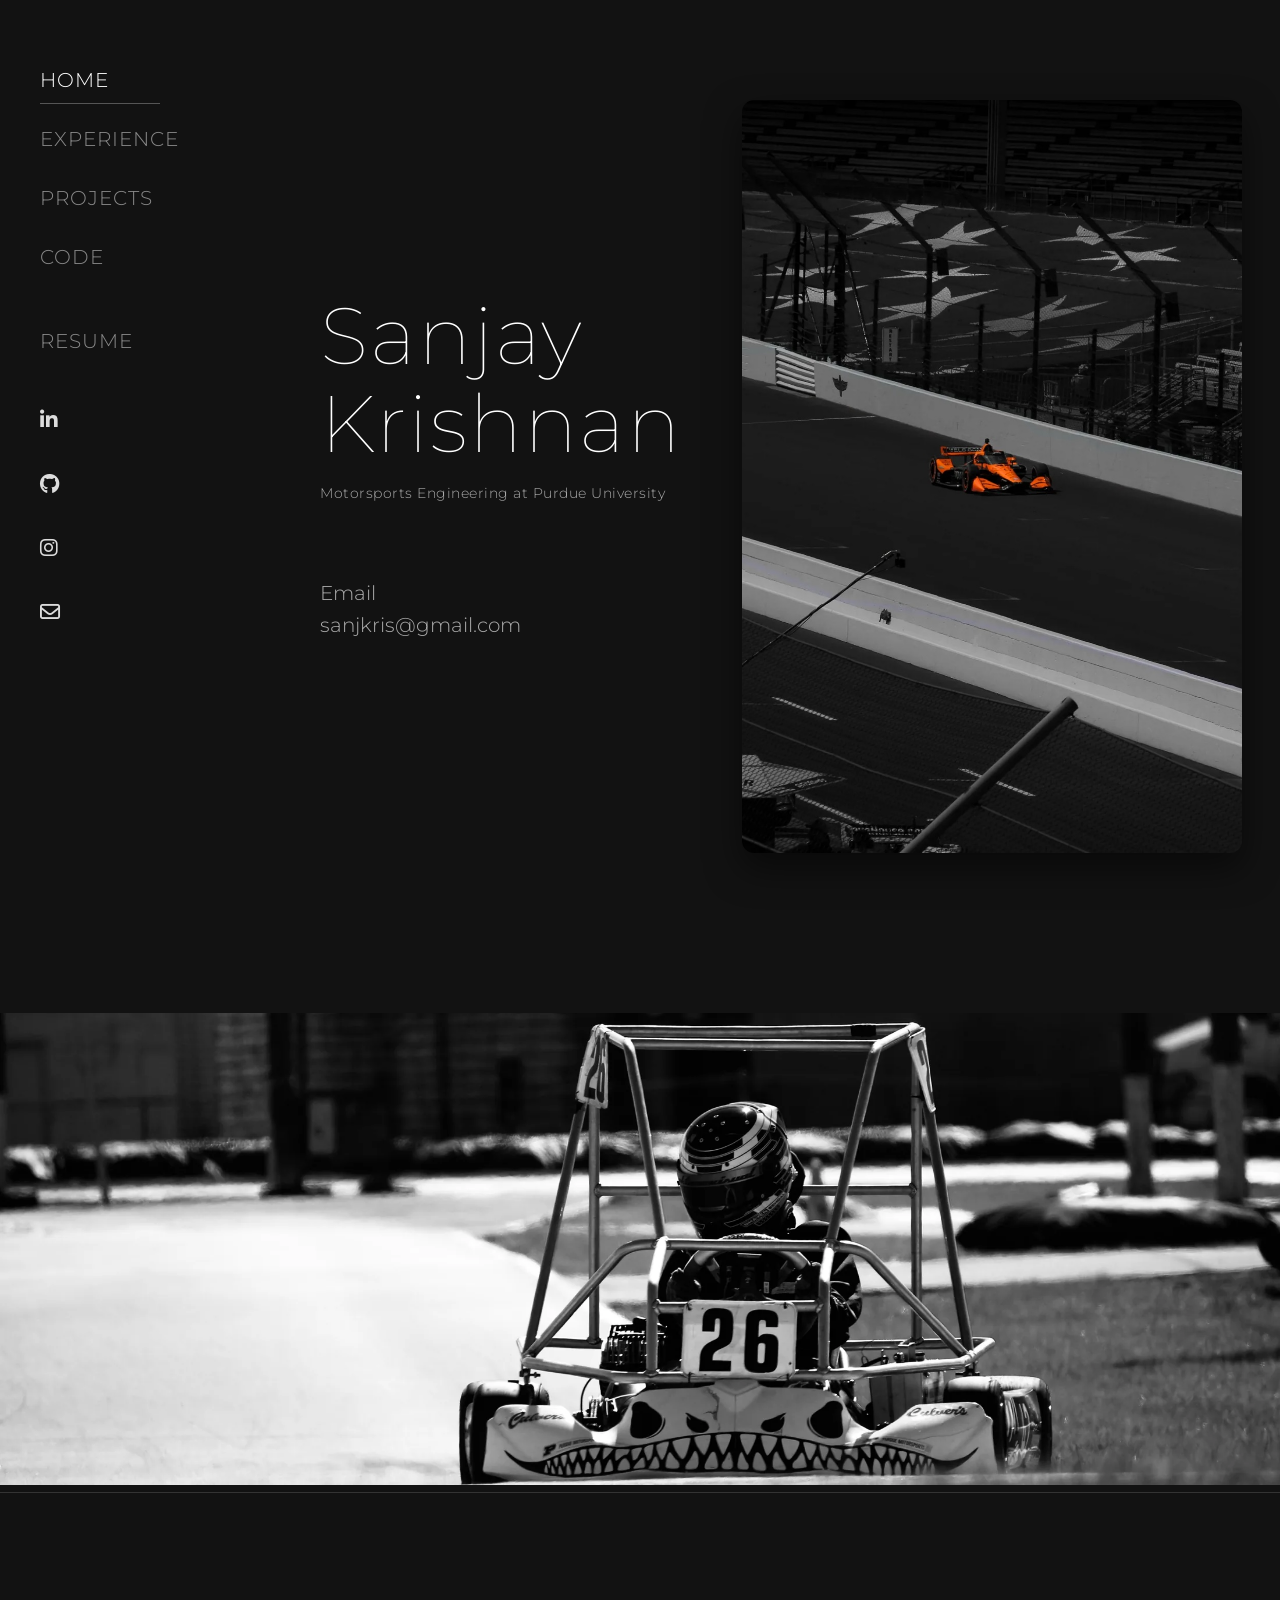
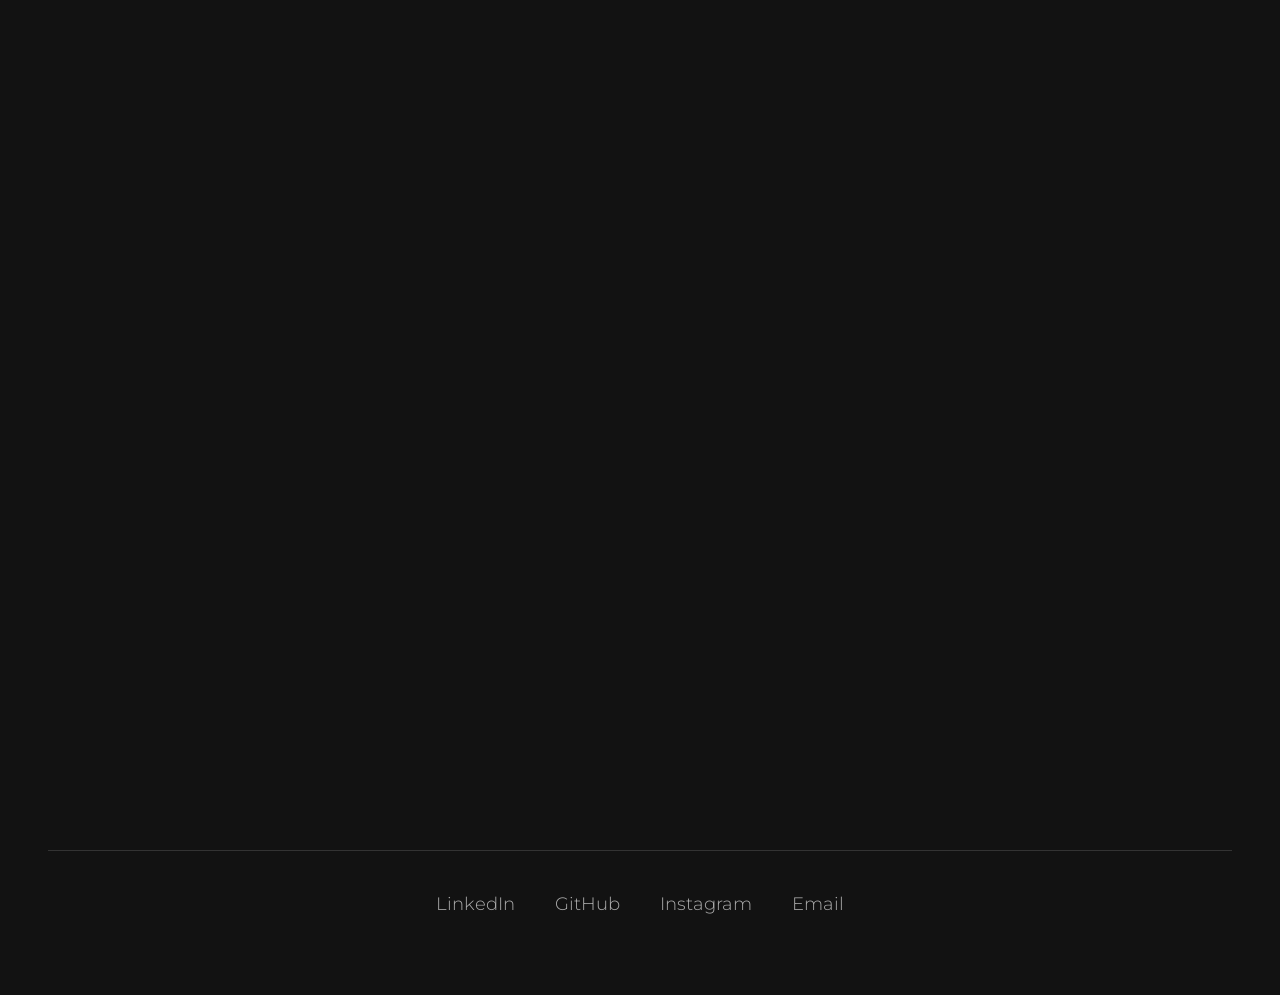
<file: Personal/index.html>
<!DOCTYPE html>
<html lang="en">
<head>
    <meta charset="UTF-8">
    <meta name="viewport" content="width=device-width, initial-scale=1.0">
    <link rel="icon" type="image/png" href="favicon.png">
    <title>Sanjay Krishnan</title>
    <link rel="preconnect" href="https://fonts.googleapis.com">
    <link rel="preconnect" href="https://fonts.gstatic.com" crossorigin>
    <link rel="preconnect" href="https://cdnjs.cloudflare.com" crossorigin>
    <link href="https://fonts.googleapis.com/css2?family=Montserrat:wght@100;300;400&display=swap" rel="stylesheet">
    <link rel="stylesheet" href="https://cdnjs.cloudflare.com/ajax/libs/font-awesome/6.4.0/css/all.min.css">
    <link rel="stylesheet" href="styles.css">
    <link rel="stylesheet" href="overrides.css">
    <script src="mobile-nav.js" defer></script>
</head>
<body>
    <div class="container">
        <aside class="sidebar">
            <div>
                <ul class="nav-menu">
                    <li><a href="index.html">HOME</a></li>
                    <li><a href="Experience.html">EXPERIENCE</a></li>
                    <li><a href="Projects.html">PROJECTS</a></li>
                    <li><a href="Code.html">CODE</a></li>
                    <br>
                    <li><a href="Resume.html">RESUME</a></li>
                   
                </ul>

                <div class="social-icons">
                    <a href="https://www.linkedin.com/in/sanjkris/"><i class="fab fa-linkedin-in"></i></a>
                    <a href="https://github.com/sanjkris-git"><i class="fa-brands fa-github"></i></a>
                    <a href="https://www.instagram.com/_san.who_/"><i class="fab fa-instagram"></i></a>
                    <a href="mailto:sanjkris@gmail.com"><i class="far fa-envelope"></i></a>

                </div>
            </div>
        </aside>

        <main class="main-content main-content-transition">
            <section class="hero">
                <div class="hero-text">
                    <h1>Sanjay <br>Krishnan</h1>
                    <h2>Motorsports Engineering at Purdue University</h2>
                    <div class="bottom-content">
                        <div class="contact-info">  
                            Email<br>
                            <a href="mailto:sanjkris@gmail.com">sanjkris@gmail.com</a><br>
                        </div>
                    </div>
                </div>
                <div class="image">
                    <img src="CoverPhoto.jpg" alt="SVG_Sonoma_Race_Win" decoding="async">
                </div>
            </section>
        </main>
    </div>

    <div class="projects-wrapper">
        <div class="projects-section">
            <img src="Images/Kart26.webp" alt="Kart 26" loading="lazy" decoding="async">
            <div class="project">
                <hr>
            </div>
        </div>
    </div>
    <br>

    <section class="about-me-body">
        <h1>ABOUT ME</h1>
        
        <label class="switch">
            <input type="checkbox" id="aboutToggleCheckbox">
            <span class="slider round"></span>
        </label>
        
        <hr>
        <br>

        <div class="toggle-content state-1" id="toggleContent">
            <div class="profile-picture">
                <img src="Images/about-me-professional.webp" alt="Portfolio Icon" loading="lazy" decoding="async">
            </div>
            <div class="toggle-text">
                <h1>Professional</h1>
                 <p>Hello, I'm Sanjay! I am a Motorsports Engineering student at Purdue University Indianapolis, with a strong interest in aerodynamics, vehicle design, and race operations. As the Junior Board Media Officer for Purdue Motorsports Engineering Club, I manage the Media sub-team and handle all social media and race day content.</p>
                <br>
                </div>
        </div>
    </section>
    
    <section class="link-bar">
            <hr>
                <div>
                    <a href="https://www.linkedin.com/in/sanjkris/">LinkedIn</a>
                    <a href="https://github.com/sanjkris-git">GitHub</a>
                    <a href="https://www.instagram.com/_san.who_/">Instagram</a>
                    <a href="mailto:sanjkris@gmail.com">Email</a>
                </div>

    </section>

    <script>
        const mainContent = document.querySelector('.main-content');
        const sidebar = document.querySelector('.sidebar');
        const aboutMeBody = document.querySelector('.about-me-body');
        const toggleCheckbox = document.getElementById('aboutToggleCheckbox');
        const toggleContent = document.getElementById('toggleContent');
        const navMenu = document.querySelector('.nav-menu');
        const navLinks = document.querySelectorAll('.nav-menu a');

        // Page transition functionality - Only affects main content
        function fadeOutPage() {
            const mainContent = document.querySelector('.main-content');
            mainContent.classList.add('main-content-transition');
            mainContent.classList.remove('active');
        }

        function fadeInPage() {
            const mainContent = document.querySelector('.main-content');
            setTimeout(() => {
                mainContent.classList.add('active');
            }, 50);
        }

        // Navigation click handler with transitions
        navLinks.forEach(link => {
            link.addEventListener('click', function(e) {
                if (!this.classList.contains('active')) {
                    e.preventDefault();
                    fadeOutPage();
                    
                    setTimeout(() => {
                        window.location.href = this.href;
                    }, 300);
                }
            });
        });

        // Initialize page fade-in on load
        window.addEventListener('load', function() {
            fadeInPage();
        });

        // Update active navigation state and sliding underline
        function updateActiveNav() {
            const currentPath = window.location.pathname.split('/').pop();
            const navItems = document.querySelectorAll('.nav-menu li');
            
            navItems.forEach(item => {
                const link = item.querySelector('a');
                const linkPath = link.getAttribute('href').split('/').pop();
                if (linkPath === currentPath) {
                    item.classList.add('active');
                } else {
                    item.classList.remove('active');
                }
            });
        }

        // FIXED: Removed inline styles from the innerHTML strings so CSS can handle sizing
        toggleCheckbox.addEventListener('change', function(e) {
            if (!e.target.checked) {
                // State 1: Switch is OFF (Dark Theme)
                toggleContent.classList.remove('state-2');
                toggleContent.classList.add('state-1');
                toggleContent.innerHTML = `
                    <div class="profile-picture">
                        <img src="Images/about-me-professional.webp" alt="Portfolio Icon" loading="lazy" decoding="async">
                    </div>
                    <div class="toggle-text">
                        <h1>Professional</h1>
                        <p>Hello, I'm Sanjay! I am a Motorsports Engineering student at Purdue University Indianapolis, with a strong interest in aerodynamics, vehicle design, and race operations. As the Junior Board Media Officer for Purdue Motorsports Engineering Club, I manage the Media sub-team and handle all social media and race day content.</p>
                        <br>
                        </div>
                `;
            } else {
                // State 2: Switch is ON (Light Theme)
                toggleContent.classList.remove('state-1');
                toggleContent.classList.add('state-2');
                toggleContent.innerHTML = `
                    <div class="profile-picture">
                        <img src="Images/about-me-personal.webp" alt="Portfolio Icon" loading="lazy" decoding="async">
                    </div>
                    <div class="toggle-text">
                        <h1>Personal</h1>
                        <p>On the side, I am super passionate about photography, primarily concentrating on on motorsports, landscape, and architecture. When I'm not studying, I enjoy unwinding with a good movie, exploring immersive story mode video games, and spending time drawing. I am also a huge fan of building and collecting LEGO!</p>
                        <br>
                        </div>
                `;
            }
        });

        // Sidebar scroll fade effect
        window.addEventListener('scroll', function() {
            const scrollTop = window.scrollY;
            let fadeDistance = mainContent.offsetHeight - window.innerHeight;
            
            if (fadeDistance <= 0) {
                fadeDistance = 500; 
            }

            const opacity = Math.max(0, 1 - (scrollTop / fadeDistance));
            sidebar.style.opacity = opacity;
        });

        // About me body fade in/out on scroll
        const observerOptions = {
            threshold: 0.1
        };

        const observer = new IntersectionObserver(function(entries) {
            entries.forEach(entry => {
                if (entry.isIntersecting) {
                    entry.target.classList.add('visible');
                } else {
                    entry.target.classList.remove('visible');
                }
            });
        }, observerOptions);

        if (aboutMeBody) {
            observer.observe(aboutMeBody);
        }

        // Initialize navigation on page load
        updateActiveNav();
    </script>
</body>
</html>
</file>
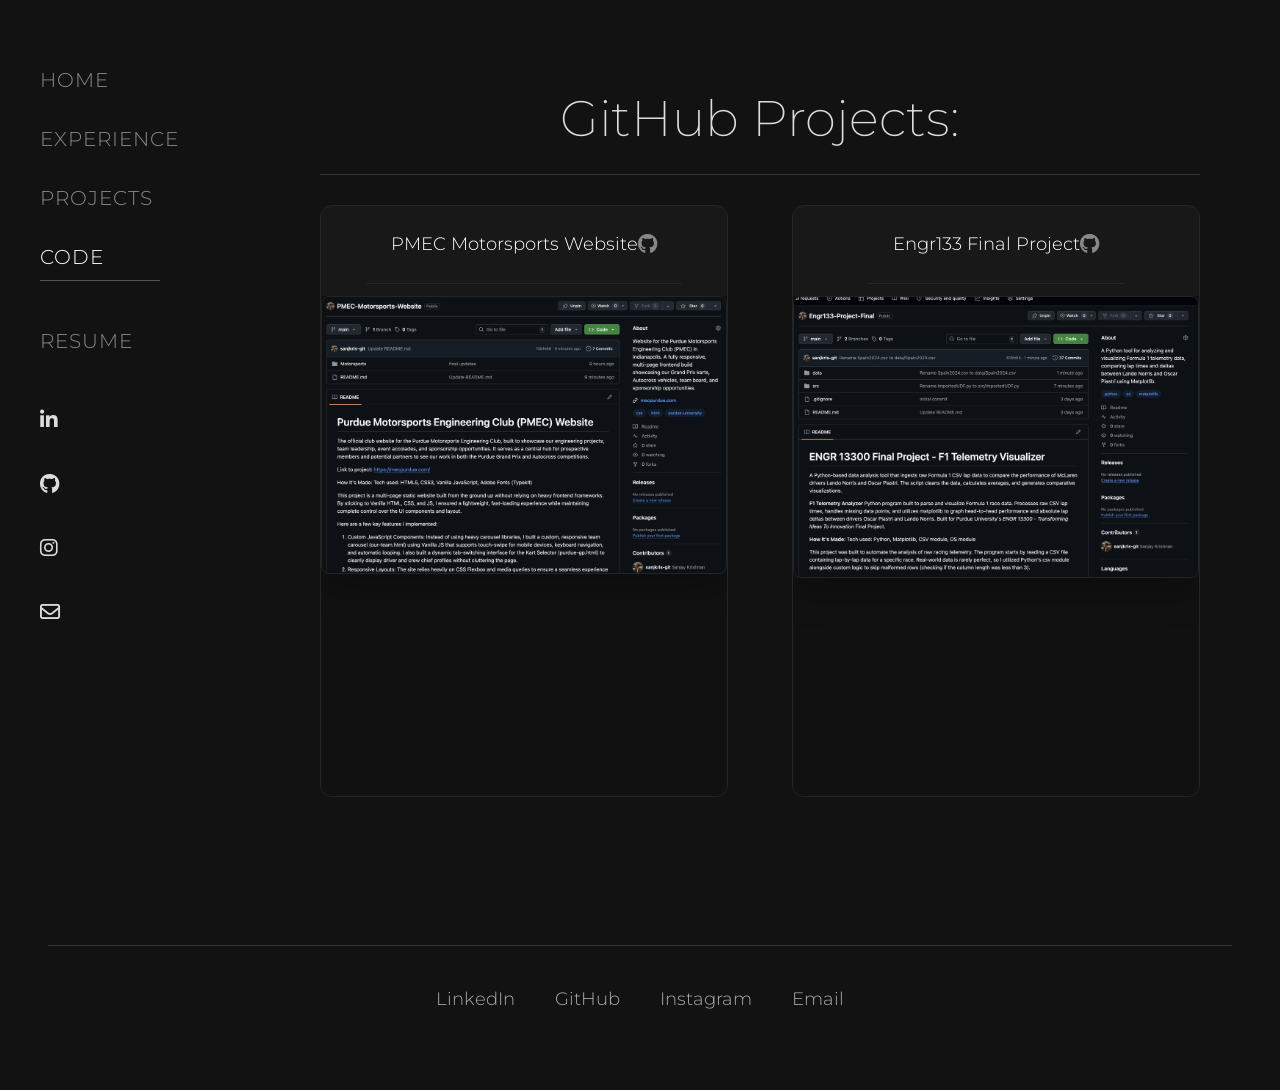
<file: Personal/Code.html>
<!DOCTYPE html>
<html lang="en">
<head>
    <meta charset="UTF-8">
    <meta name="viewport" content="width=device-width, initial-scale=1.0">
    <link rel="icon" type="image/png" href="favicon.png">
    <title>Sanjay Krishnan</title>
    <link rel="preconnect" href="https://fonts.googleapis.com">
    <link rel="preconnect" href="https://fonts.gstatic.com" crossorigin>
    <link rel="preconnect" href="https://cdnjs.cloudflare.com" crossorigin>
    <link href="https://fonts.googleapis.com/css2?family=Montserrat:wght@100;300;400&display=swap" rel="stylesheet">
    <link rel="stylesheet" href="https://cdnjs.cloudflare.com/ajax/libs/font-awesome/6.4.0/css/all.min.css">
    <link rel="stylesheet" href="styles.css">
    <link rel="stylesheet" href="overrides.css">
    <script src="mobile-nav.js" defer></script>
</head>
<body>
    <div class="container">
        <aside class="sidebar">
            <div>
                <ul class="nav-menu">
                    <li><a href="index.html">HOME</a></li>
                    <li><a href="Experience.html">EXPERIENCE</a></li>
                    <li><a href="Projects.html">PROJECTS</a></li>
                    <li class="active"><a href="Code.html">CODE</a></li>
                    <br>
                    <li><a href="Resume.html">RESUME</a></li>
                </ul>

                <div class="social-icons">
                    <a href="https://www.linkedin.com/in/sanjkris/"><i class="fab fa-linkedin-in"></i></a>
                    <a href="https://github.com/sanjkris-git"><i class="fa-brands fa-github"></i></a>
                    <a href="https://www.instagram.com/_san.who_/"><i class="fab fa-instagram"></i></a>
                    <a href="mailto:sanjkris@gmail.com"><i class="far fa-envelope"></i></a>
                </div>
            </div>
        </aside>

        <main class="main-content main-content-transition">
            <section class="tech projects">
                <section class="section-title">
                    <h1>GitHub Projects:</h1>
                    <br>
                </section>

                <hr>
            
                <section class="github-projects">
                    <a href="https://github.com/sanjkris-git/PMEC-Motorsports-Website" target="_blank" class="github-card">
                        <div class="project-header">
                            <span class="project-link">PMEC Motorsports Website</span>
                            <i class="fa-brands fa-github project-icon"></i>
                        </div>
                        <div class="img-container">
                            <img src="Images/PMEC_Web.webp" alt="PMEC Motorsports Website" decoding="async">
                        </div>
                    </a>

                    <br>

                    <a href="https://github.com/sanjkris-git/Engr133-Project-Final" target="_blank" class="github-card">
                        <div class="project-header">
                            <span class="project-link">Engr133 Final Project</span>
                            <i class="fa-brands fa-github project-icon"></i>
                        </div>
                        <div class="img-container">
                            <img src="Images/133_Final.webp" alt="Engr133 Final Project" loading="lazy" decoding="async">
                        </div>
                    </a>
                </section>
            </section>
        </main>
    </div>

    <div class="projects-wrapper">
        <div class="projects-section">
            
        </div>
    </div>
    <br>

    <section class="link-bar">
        <hr>
        <div>
            <a href="https://www.linkedin.com/in/sanjkris/">LinkedIn</a>
            <a href="https://github.com/sanjkris-git">GitHub</a>
            <a href="https://www.instagram.com/_san.who_/">Instagram</a>
            <a href="mailto:sanjkris@gmail.com">Email</a>
        </div>
    </section>

    <script>
        const mainContent = document.querySelector('.main-content');
        const sidebar = document.querySelector('.sidebar');
        const navMenu = document.querySelector('.nav-menu');
        const navLinks = document.querySelectorAll('.nav-menu a');

        // Page transition functionality - Only affects main content
        function fadeOutPage() {
            const mainContent = document.querySelector('.main-content');
            mainContent.classList.add('main-content-transition');
            mainContent.classList.remove('active');
        }

        function fadeInPage() {
            const mainContent = document.querySelector('.main-content');
            setTimeout(() => {
                mainContent.classList.add('active');
            }, 50);
        }

        // Navigation click handler with transitions
        navLinks.forEach(link => {
            link.addEventListener('click', function(e) {
                if (!this.classList.contains('active')) {
                    e.preventDefault();
                    fadeOutPage();
                    
                    setTimeout(() => {
                        window.location.href = this.href;
                    }, 300);
                }
            });
        });

        // Initialize page fade-in on load
        window.addEventListener('load', function() {
            fadeInPage();
        });

        // Update active navigation state and sliding underline
        function updateActiveNav() {
            const currentPath = window.location.pathname.split('/').pop();
            const navItems = document.querySelectorAll('.nav-menu li');
            
            navItems.forEach(item => {
                const link = item.querySelector('a');
                const linkPath = link.getAttribute('href').split('/').pop();
                if (linkPath === currentPath) {
                    item.classList.add('active');
                } else {
                    item.classList.remove('active');
                }
            });
        }

        // Sidebar scroll fade effect
        window.addEventListener('scroll', function() {
            const scrollTop = window.scrollY;
            let fadeDistance = mainContent.offsetHeight - window.innerHeight;
            
            if (fadeDistance <= 0) {
                fadeDistance = 500; 
            }

            const opacity = Math.max(0, 1 - (scrollTop / fadeDistance));
            sidebar.style.opacity = opacity;
        });

        // About me body fade in/out on scroll
        const observerOptions = {
            threshold: 0.1
        };

        const observer = new IntersectionObserver(function(entries) {
            entries.forEach(entry => {
                if (entry.isIntersecting) {
                    entry.target.classList.add('visible');
                } else {
                    entry.target.classList.remove('visible');
                }
            });
        }, observerOptions);

        // Quick check to make sure aboutMeBody exists on this specific page to avoid script breaking
        if (typeof aboutMeBody !== 'undefined') {
            observer.observe(aboutMeBody);
        }

        // Initialize navigation on page load
        updateActiveNav();
    </script>
</body>
</html>
</file>
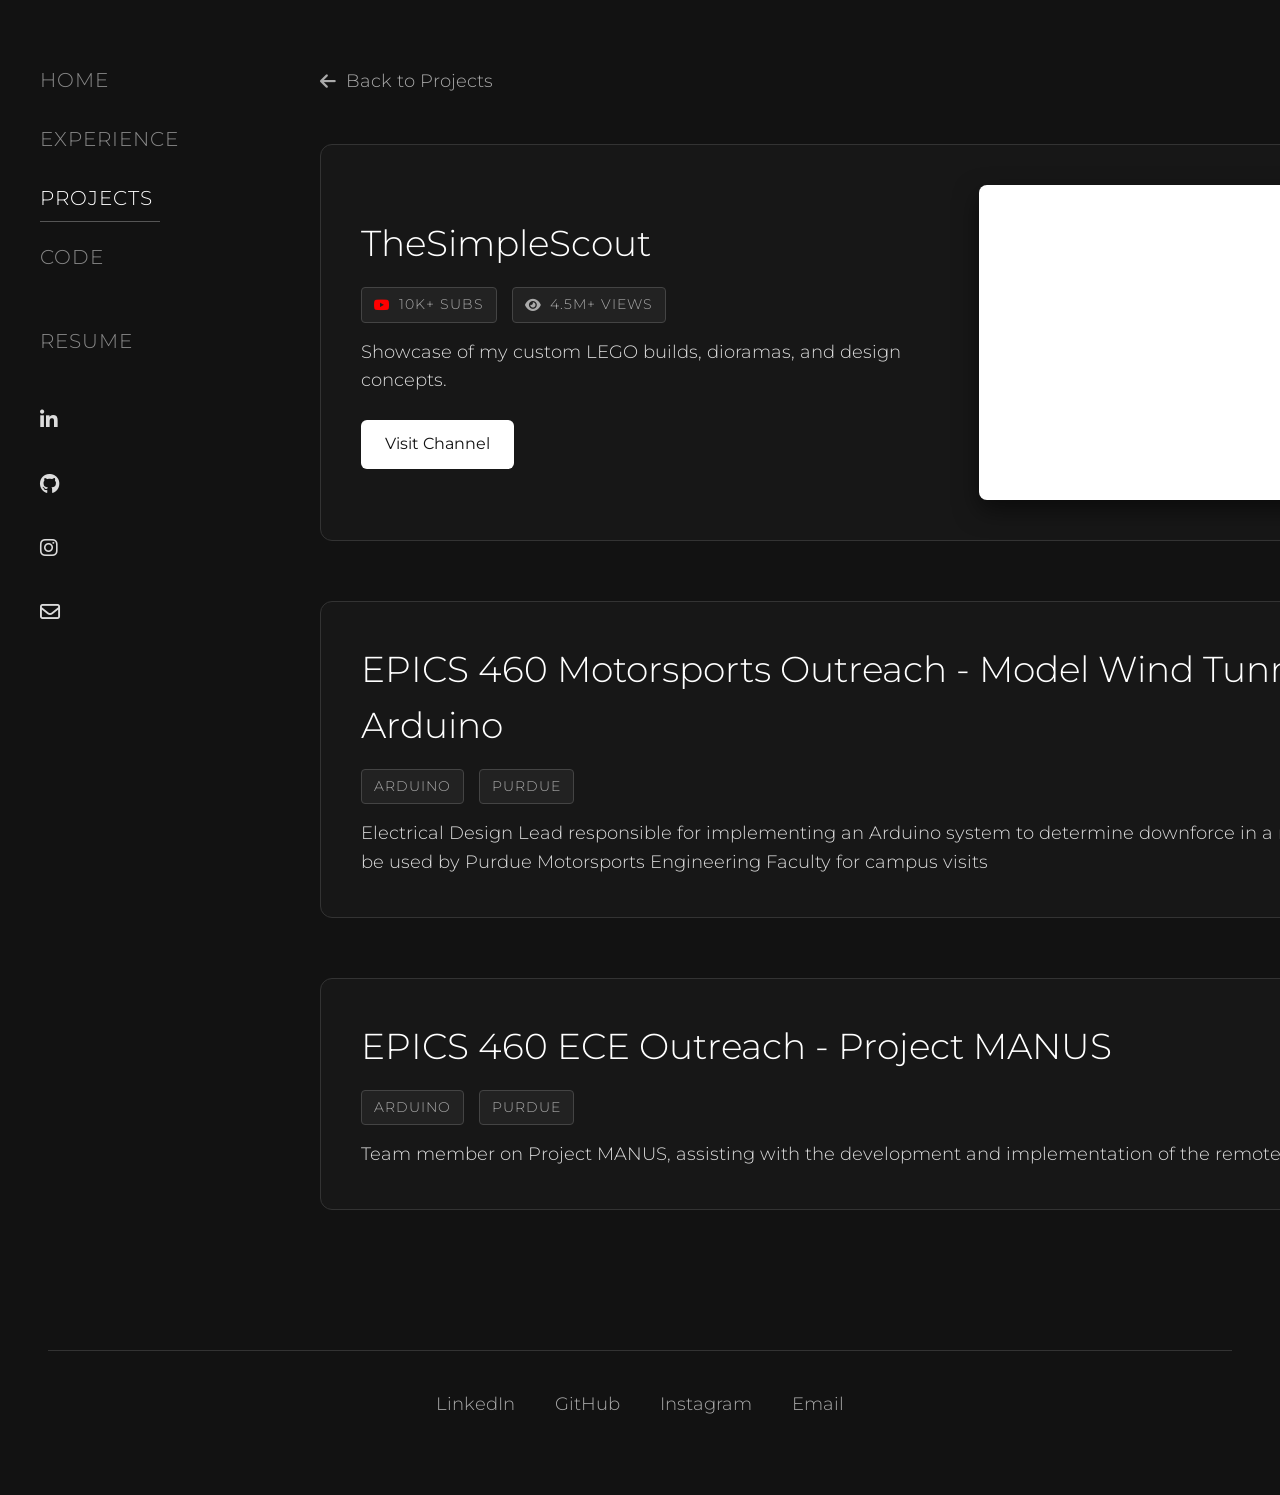
<file: Personal/Content.html>
<!DOCTYPE html>
<html lang="en">
<head>
    <meta charset="UTF-8">
    <meta name="viewport" content="width=device-width, initial-scale=1.0">
    <link rel="icon" type="image/png" href="favicon.png">
    <title>Sanjay Krishnan - TheSimpleScout</title>
    <link rel="preconnect" href="https://fonts.googleapis.com">
    <link rel="preconnect" href="https://fonts.gstatic.com" crossorigin>
    <link rel="preconnect" href="https://cdnjs.cloudflare.com" crossorigin>
    <link href="https://fonts.googleapis.com/css2?family=Montserrat:wght@100;300;400&display=swap" rel="stylesheet">
    <link rel="stylesheet" href="https://cdnjs.cloudflare.com/ajax/libs/font-awesome/6.4.0/css/all.min.css">
    <link rel="stylesheet" href="styles.css">
    <link rel="stylesheet" href="overrides.css">
    <script src="mobile-nav.js" defer></script>
</head>
<body>
    <div class="container">
        <aside class="sidebar">
            <div>
                <ul class="nav-menu">
                    <li><a href="index.html">HOME</a></li>
                    <li><a href="Experience.html">EXPERIENCE</a></li>
                    <li class="active"><a href="Projects.html">PROJECTS</a></li>
                    <li><a href="Code.html">CODE</a></li>
                    <br>
                   <li><a href="Resume.html">RESUME</a></li>
                </ul>

                <div class="social-icons">
                    <a href="https://www.linkedin.com/in/sanjkris/" target="_blank"><i class="fab fa-linkedin-in"></i></a>
                    <a href="https://github.com/sanjkris-git"><i class="fa-brands fa-github"></i></a>
                    <a href="https://www.instagram.com/_san.who_/" target="_blank"><i class="fab fa-instagram"></i></a>
                    <a href="mailto:sanjkris@gmail.com"><i class="far fa-envelope"></i></a>
                </div>
            </div>
        </aside>

        <main class="main-content main-content-transition">
            
            <a href="Projects.html" class="back-button">
                <i class="fas fa-arrow-left"></i> Back to Projects
            </a>

            <div class="youtube-showcase">
                <div class="yt-text">
                    <h2>TheSimpleScout</h2>
                    <div class="yt-stats">
                        <span><i class="fab fa-youtube"></i> 10K+ Subs</span>
                        <span><i class="fas fa-eye"></i> 4.5M+ Views</span>
                    </div>
                    <p>Showcase of my custom LEGO builds, dioramas, and design concepts.</p>
                    <a href="https://www.youtube.com/@TheSimpleScout" target="_blank" class="yt-btn">Visit Channel</a>
                </div>
                <div class="yt-video">
                   <iframe width="560" height="315" src="https://www.youtube.com/embed/FPuMQZBEzjA?si=TNfBgT3jJha4vxfC" title="YouTube video player" frameborder="0" allow="accelerometer; autoplay; clipboard-write; encrypted-media; gyroscope; picture-in-picture; web-share" referrerpolicy="strict-origin-when-cross-origin" allowfullscreen></iframe>
                </div>
            </div>

            <div class="youtube-showcase">
                <div class="yt-text">
                    <h2>EPICS 460 Motorsports Outreach - Model Wind Tunnel with Arduino</h2>
                    <div class="yt-stats">
                        <span> Arduino</span>
                        <span>Purdue</span>
                    </div>
                    <p>Electrical Design Lead responsible for implementing an Arduino system to determine downforce in a model wind tunnel to be used by Purdue Motorsports Engineering Faculty for campus visits</p>
                </div>
            </div>

            <div class="youtube-showcase">
                <div class="yt-text">
                    <h2>EPICS 460 ECE Outreach - Project MANUS</h2>
                    <div class="yt-stats">
                        <span> Arduino</span>
                        <span>Purdue</span>
                    </div>
                    <p>Team member on Project MANUS, assisting with the development and implementation of the remote control robotic arm.</p>
                </div>
            </div>

        </main>
    </div>

    <section class="link-bar">
        <hr>
        <div>
            <a href="https://www.linkedin.com/in/sanjkris/">LinkedIn</a>
            <a href="https://github.com/sanjkris-git">GitHub</a>
            <a href="https://www.instagram.com/_san.who_/">Instagram</a>
            <a href="mailto:sanjkris@gmail.com">Email</a>
        </div>
    </section>

    <script>
        const mainContent = document.querySelector('.main-content');
        const sidebar = document.querySelector('.sidebar');
        const navMenu = document.querySelector('.nav-menu');
        const navLinks = document.querySelectorAll('.nav-menu a');

        // Page transition functionality
        function fadeOutPage() {
            mainContent.classList.add('main-content-transition');
            mainContent.classList.remove('active');
        }

        function fadeInPage() {
            setTimeout(() => {
                mainContent.classList.add('active');
            }, 50);
        }

        // Navigation click handler with transitions
        navLinks.forEach(link => {
            link.addEventListener('click', function(e) {
                if (this.getAttribute('target') === '_blank') return;
                if (!this.classList.contains('active')) {
                    e.preventDefault();
                    fadeOutPage();
                    
                    setTimeout(() => {
                        window.location.href = this.href;
                    }, 300);
                }
            });
        });

        // Initialize page fade-in on load
        window.addEventListener('load', function() {
            fadeInPage();
        });

        // Update active navigation state (Force 'MEDIA' active since it's a sub-page)
        function updateActiveNav() {
            const navItems = document.querySelectorAll('.nav-menu li');
            navItems.forEach(item => {
                const link = item.querySelector('a');
                if (link && link.getAttribute('href') === 'Projects.html') {
                    item.classList.add('active');
                } else {
                    item.classList.remove('active');
                }
            });
        }

        // Sidebar scroll fade effect
        window.addEventListener('scroll', function() {
            const scrollTop = window.scrollY;
            let fadeDistance = mainContent.offsetHeight - window.innerHeight;
            if (fadeDistance <= 0) fadeDistance = 500; 
            const opacity = Math.max(0, 1 - (scrollTop / fadeDistance));
            sidebar.style.opacity = opacity;
        });

        updateActiveNav();
    </script>
</body>
</html>
</file>
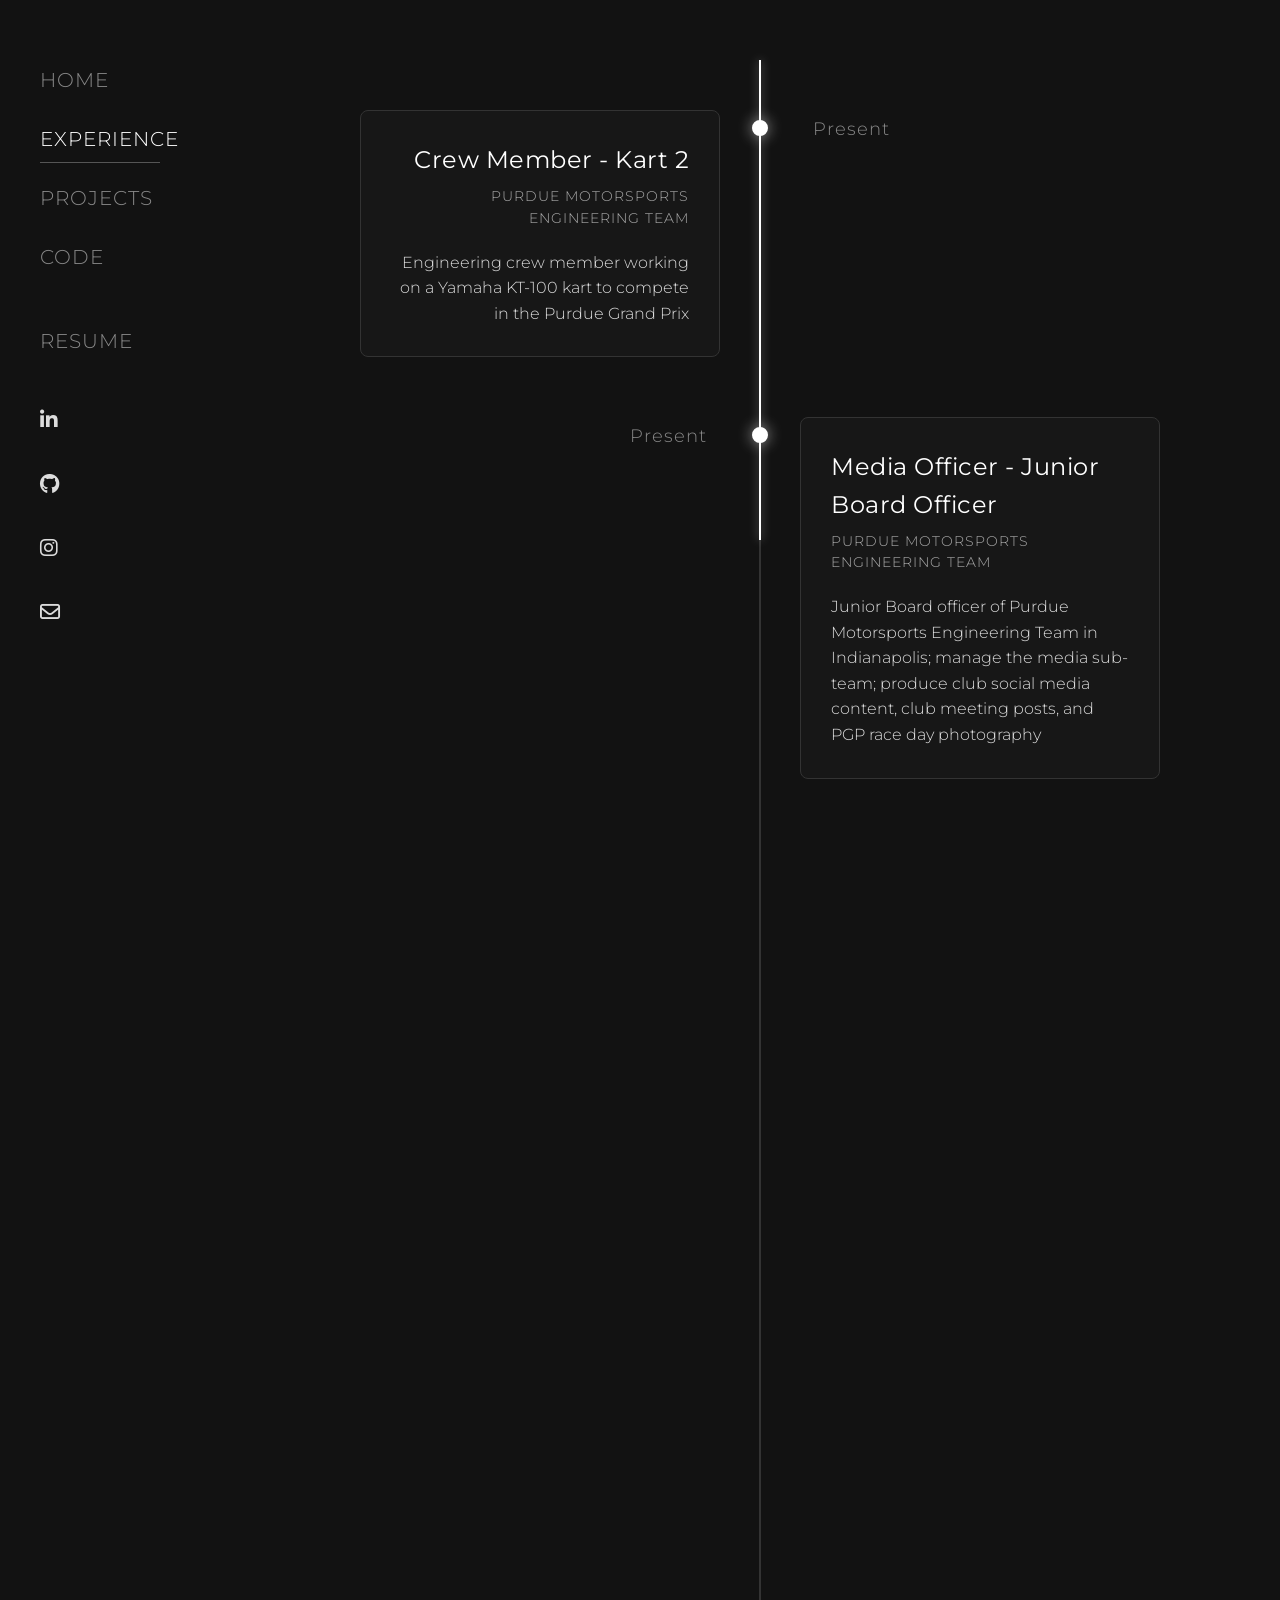
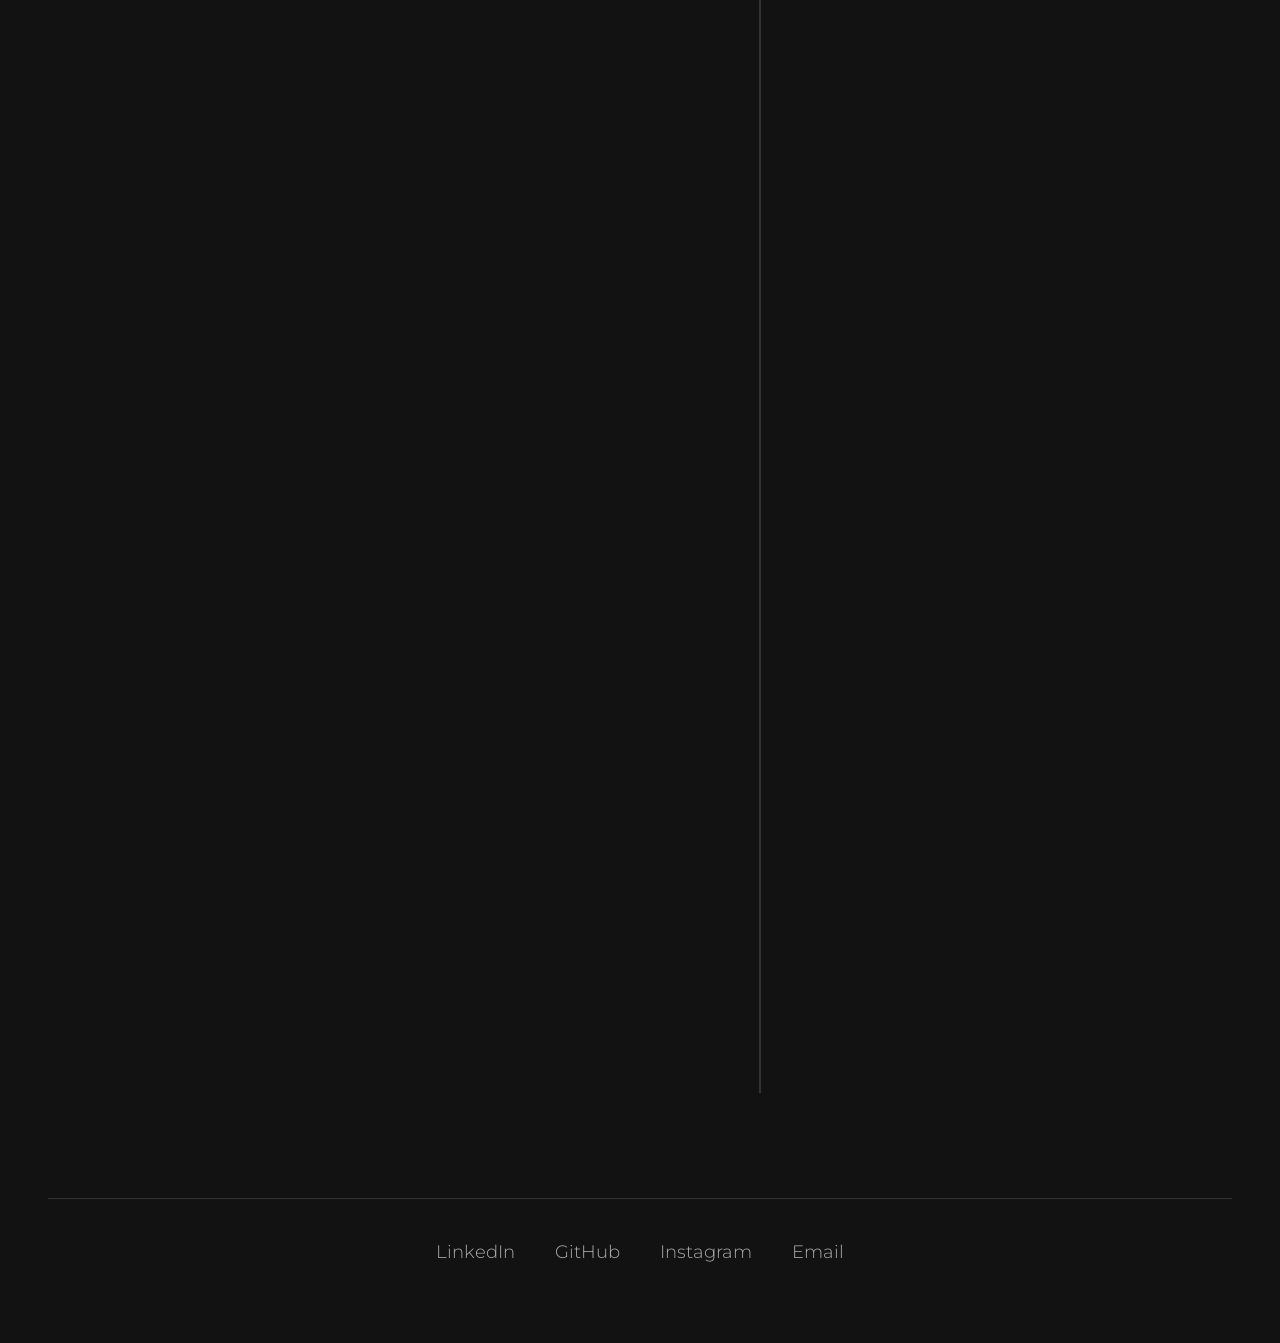
<file: Personal/Experience.html>
<!DOCTYPE html>
<html lang="en">
<head>
    <meta charset="UTF-8">
    <meta name="viewport" content="width=device-width, initial-scale=1.0">
    <link rel="icon" type="image/png" href="favicon.png">
    <title>Sanjay Krishnan</title>
    <link rel="preconnect" href="https://fonts.googleapis.com">
    <link rel="preconnect" href="https://fonts.gstatic.com" crossorigin>
    <link rel="preconnect" href="https://cdnjs.cloudflare.com" crossorigin>
    <link href="https://fonts.googleapis.com/css2?family=Montserrat:wght@100;300;400&display=swap" rel="stylesheet">
    <link rel="stylesheet" href="https://cdnjs.cloudflare.com/ajax/libs/font-awesome/6.4.0/css/all.min.css">
    <link rel="stylesheet" href="styles.css">
    <link rel="stylesheet" href="overrides.css">
    <script src="mobile-nav.js" defer></script>
</head>
<body>
    <div class="container">
        <aside class="sidebar">
            <div>
                <ul class="nav-menu">
                    <li><a href="index.html">HOME</a></li>
                    <li class="active"><a href="Experience.html">EXPERIENCE</a></li>
                    <li><a href="Projects.html">PROJECTS</a></li>
                    <li><a href="Code.html">CODE</a></li>
                    <br>
                   <li><a href="Resume.html">RESUME</a></li>
                </ul>

                <div class="social-icons">
                    <a href="https://www.linkedin.com/in/sanjkris/"><i class="fab fa-linkedin-in"></i></a>
                    <a href="https://github.com/sanjkris-git"><i class="fa-brands fa-github"></i></a>
                    <a href="https://www.instagram.com/_san.who_/"><i class="fab fa-instagram"></i></a>
                    <a href="mailto:sanjkris@gmail.com"><i class="far fa-envelope"></i></a>
                </div>
            </div>
        </aside>

        <main class="main-content main-content-transition">

            <div class="timeline-container">
                <div class="timeline-line"></div>
                <div class="timeline-progress" id="timelineProgress"></div>

                <div class="timeline-item left">
                    <div class="timeline-date">Present</div>
                    <div class="timeline-dot"></div>
                    <div class="timeline-content">
                        <h3>Crew Member - Kart 2</h3>
                        <h4>Purdue Motorsports Engineering Team</h4>
                        <p>Engineering crew member working on a Yamaha KT-100 kart to compete in the Purdue Grand Prix</p>
                    </div>
                </div>

                <div class="timeline-item right">
                    <div class="timeline-date">Present</div>
                    <div class="timeline-dot"></div>
                    <div class="timeline-content">
                        <h3>Media Officer - Junior Board Officer</h3>
                        <h4>Purdue Motorsports Engineering Team</h4>
                        <p>Junior Board officer of Purdue Motorsports Engineering Team in Indianapolis; manage the media sub-team; produce club social media content, club meeting posts, and PGP race day photography</p>
                    </div>
                </div>

                <div class="timeline-item left">
                    <div class="timeline-date">2026</div>
                    <div class="timeline-dot"></div>
                    <div class="timeline-content">
                        <h3>Undergraduate Teaching Assistant</h3>
                        <h4>Purdue University College of Engineering</h4>
                        <p>Assist first-year engineering students in learning Excel, MATLAB, and Python; host office hour sessions for students to get extra assistance outside of class</p>
                    </div>
                </div>

                <div class="timeline-item right">
                    <div class="timeline-date"> 2025</div>
                    <div class="timeline-dot"></div>
                    <div class="timeline-content">
                        <h3>Sponsorship Sub Team, Photographer</h3>
                        <h4>Purdue Motorsports Engineering Team</h4>
                        <p>Create partnerships between the Motorsports Team and Community/Corporate Partners; Purdue Grand Prix Race Day Photography and Weekly Club Meeting social media posts</p>
                    </div>
                </div>

                <div class="timeline-item left">
                    <div class="timeline-date">2024</div>
                    <div class="timeline-dot"></div>
                    <div class="timeline-content">
                        <h3>Summer Intern</h3>
                        <h4>Stratnel Technologies LLP</h4>
                        <p>Built industrial CAD models with Fusion360; experimented with 3D additive printers (SLS, SLA, FDM); reverse engineered custom parts</p>
                    </div>
                </div>

                <div class="timeline-item right">
                    <div class="timeline-date">2023 - 2025</div>
                    <div class="timeline-dot"></div>
                    <div class="timeline-content">
                        <h3>Vice President</h3>
                        <h4>EchoEDU</h4>
                        <p>Non-for-Profit Peer Tutoring Organization with 200+ users, connecting students with alumni for peer tutoring; free unlimited access to personalized learning and feedback</p>
                    </div>
                </div>

                <div class="timeline-item left">
                    <div class="timeline-date">2020 - 2024</div>
                    <div class="timeline-dot"></div>
                    <div class="timeline-content">
                        <h3>YouTube - Content Creation</h3>
                        <h4>TheSimpleScout</h4>
                        <p>Created content with my custom LEGO builds, dioramas, and design concepts; gained 10,000+ subscribers and more than 4.5 Million total views</p>
                    </div>
                </div>
            </div>
        </main>
    </div>

    <div class="projects-wrapper">
        <div class="projects-section">
            </div>
    </div>
    <br>

    <section class="link-bar">
        <hr>
        <div>
            <a href="https://www.linkedin.com/in/sanjkris/">LinkedIn</a>
            <a href="https://github.com/sanjkris-git">GitHub</a>
            <a href="https://www.instagram.com/_san.who_/">Instagram</a>
            <a href="mailto:sanjkris@gmail.com">Email</a>
        </div>
    </section>

    <script>
        const mainContent = document.querySelector('.main-content');
        const sidebar = document.querySelector('.sidebar');
        const navMenu = document.querySelector('.nav-menu');
        const navLinks = document.querySelectorAll('.nav-menu a');

        // Page transition functionality
        function fadeOutPage() {
            mainContent.classList.add('main-content-transition');
            mainContent.classList.remove('active');
        }

        function fadeInPage() {
            setTimeout(() => {
                mainContent.classList.add('active');
                updateTimeline(); // Run timeline check on load
            }, 50);
        }

        // Navigation click handler
        navLinks.forEach(link => {
            link.addEventListener('click', function(e) {
                // Ignore target="_blank" links
                if (this.getAttribute('target') === '_blank') return;
                
                if (!this.classList.contains('active')) {
                    e.preventDefault();
                    fadeOutPage();
                    setTimeout(() => {
                        window.location.href = this.href;
                    }, 300);
                }
            });
        });

        window.addEventListener('load', fadeInPage);

        // Update active navigation state
        function updateActiveNav() {
            const currentPath = window.location.pathname.split('/').pop() || 'Experience.html';
            const navItems = document.querySelectorAll('.nav-menu li');
            
            navItems.forEach(item => {
                const link = item.querySelector('a');
                const linkPath = link.getAttribute('href').split('/').pop();
                if (linkPath === currentPath) {
                    item.classList.add('active');
                } else {
                    item.classList.remove('active');
                }
            });
        }
        updateActiveNav();

        // Sidebar scroll fade effect
        window.addEventListener('scroll', function() {
            const scrollTop = window.scrollY;
            let fadeDistance = mainContent.offsetHeight - window.innerHeight;
            if (fadeDistance <= 0) fadeDistance = 500; 
            const opacity = Math.max(0, 1 - (scrollTop / fadeDistance));
            sidebar.style.opacity = opacity;
        });

        // --- Timeline Scroll Logic ---
        const timelineContainer = document.querySelector('.timeline-container');
        const timelineProgress = document.getElementById('timelineProgress');
        const timelineItems = document.querySelectorAll('.timeline-item');

        function updateTimeline() {
            if (!timelineContainer || !timelineProgress) return;
            
            const rect = timelineContainer.getBoundingClientRect();
            const windowHeight = window.innerHeight;
            
            // Calculate how far down the user has scrolled relative to the container
            // The line starts filling when the top of the container reaches the middle of the screen
            const triggerPoint = windowHeight * 0.6; 
            let progress = triggerPoint - rect.top;
            
            // Constrain progress height between 0 and full container height
            progress = Math.max(0, Math.min(progress, rect.height));
            timelineProgress.style.height = progress + 'px';

            // Reveal items and highlight dots as the progress line hits them
            timelineItems.forEach(item => {
                const itemRect = item.getBoundingClientRect();
                
                // If the top of the item crosses our trigger point, fade it in
                if (itemRect.top < triggerPoint + 50) {
                    item.classList.add('visible');
                    const dot = item.querySelector('.timeline-dot');
                    if (dot) dot.classList.add('active');
                } else {
                    // Optional: remove visible class if scrolled back up
                    item.classList.remove('visible');
                    const dot = item.querySelector('.timeline-dot');
                    if (dot) dot.classList.remove('active');
                }
            });
        }

        window.addEventListener('scroll', updateTimeline);
        window.addEventListener('resize', updateTimeline);
    </script>
</body>
</html>
</file>
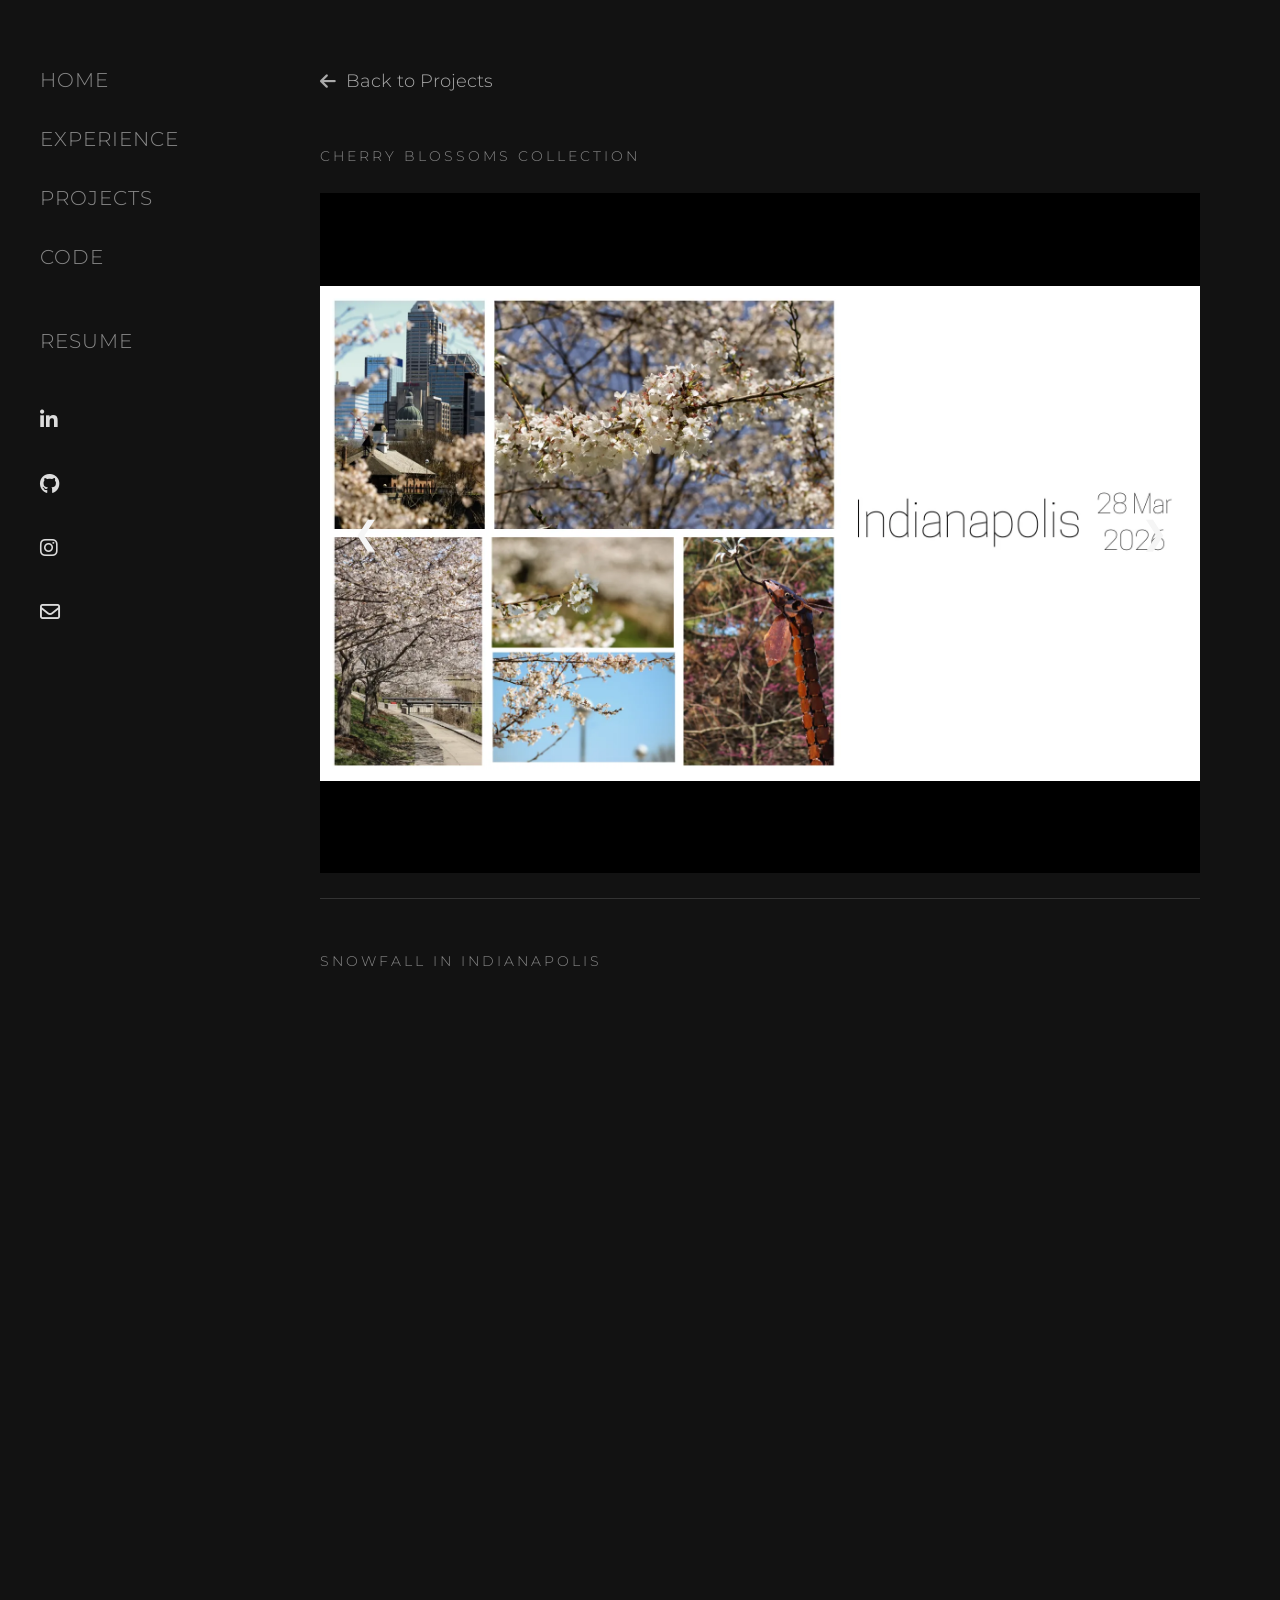
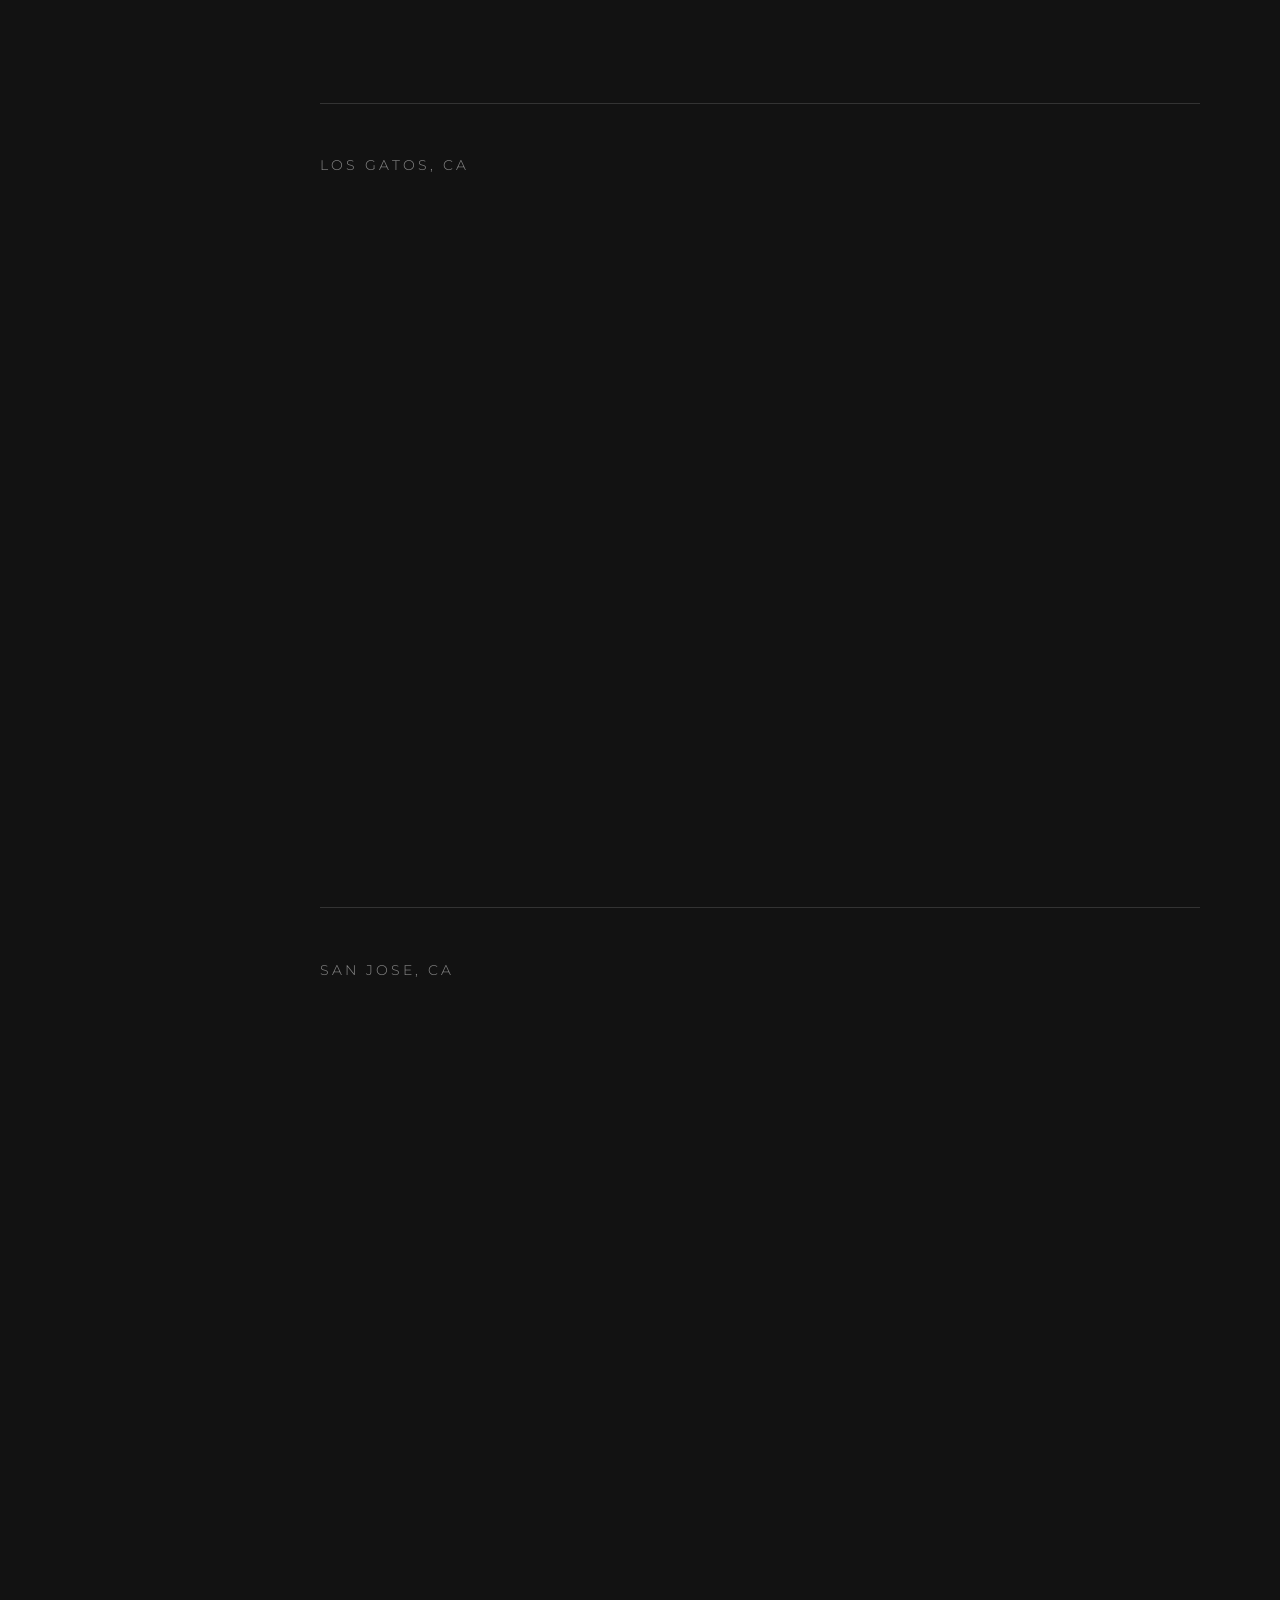
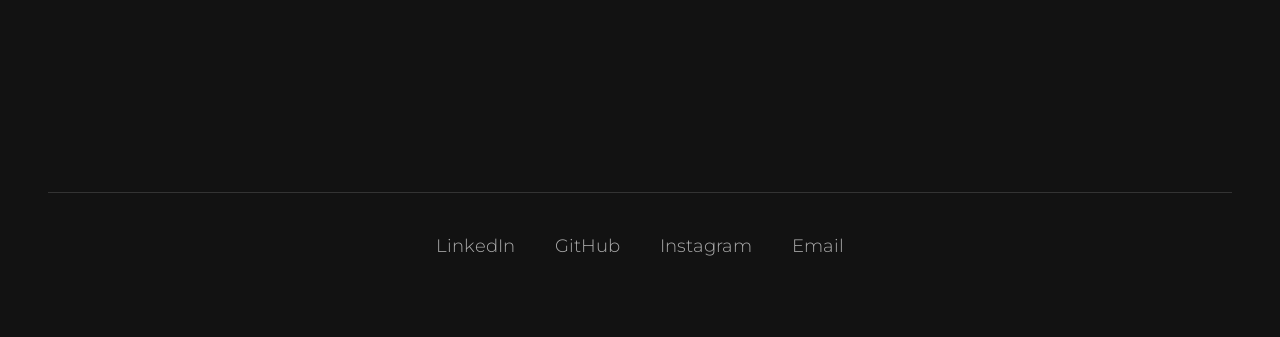
<file: Personal/Landscape.html>
<!DOCTYPE html>
<html lang="en">
<head>
    <meta charset="UTF-8">
    <meta name="viewport" content="width=device-width, initial-scale=1.0">
    <link rel="icon" type="image/png" href="favicon.png">
    <title>Sanjay Krishnan</title>
    <link rel="preconnect" href="https://fonts.googleapis.com">
    <link rel="preconnect" href="https://fonts.gstatic.com" crossorigin>
    <link rel="preconnect" href="https://cdnjs.cloudflare.com" crossorigin>
    <link href="https://fonts.googleapis.com/css2?family=Montserrat:wght@100;300;400&display=swap" rel="stylesheet">
    <link rel="stylesheet" href="https://cdnjs.cloudflare.com/ajax/libs/font-awesome/6.4.0/css/all.min.css">
    <link rel="stylesheet" href="styles.css">
    <link rel="stylesheet" href="overrides.css">
    <script src="mobile-nav.js" defer></script>
</head>
<body>
    <div class="container">
        <aside class="sidebar">
            <div>
                <ul class="nav-menu">
                    <li><a href="index.html">HOME</a></li>
                    <li><a href="Experience.html">EXPERIENCE</a></li>
                    <li class="active"><a href="Projects.html">PROJECTS</a></li>
                    <li><a href="Code.html">CODE</a></li>
                    <br>
                    <li><a href="Resume.html">RESUME</a></li>
                </ul>

                <div class="social-icons">
                    <a href="https://www.linkedin.com/in/sanjkris/"><i class="fab fa-linkedin-in"></i></a>
                    <a href="https://github.com/sanjkris-git"><i class="fa-brands fa-github"></i></a>
                    <a href="https://www.instagram.com/_san.who_/"><i class="fab fa-instagram"></i></a>
                    <a href="mailto:sanjkris@gmail.com"><i class="far fa-envelope"></i></a>
                </div>
            </div>
        </aside>

        <main class="main-content main-content-transition">
             <a href="Projects.html" class="back-button">
                <i class="fas fa-arrow-left"></i> Back to Projects
            </a>
            <section class="gallery-header">
                <p class="eyebrow">Cherry Blossoms Collection</p>   
            </section>
            <section class="carousel">
                <div class="carousel-track">
                    <div class="carousel-slide"><img src="Photography Tabs/Covers/Indianapolis.webp" alt="Cherry Blossoms" decoding="async"></div>
                    <div class="carousel-slide"><img src="Photography%20Tabs/Cherry%20Blossoms/IMG_0380.webp" alt="Cherry Blossoms" loading="lazy" decoding="async"></div>
                    <div class="carousel-slide"><img src="Photography%20Tabs/Cherry%20Blossoms/IMG_0378.webp" alt="Cherry Blossoms" loading="lazy" decoding="async"></div>
                    <div class="carousel-slide"><img src="Photography%20Tabs/Cherry%20Blossoms/IMG_0379.webp" alt="Cherry Blossoms" loading="lazy" decoding="async"></div>
                    <div class="carousel-slide"><img src="Photography%20Tabs/Cherry%20Blossoms/IMG_0381.webp" alt="Cherry Blossoms" loading="lazy" decoding="async"></div>
                    <div class="carousel-slide"><img src="Photography%20Tabs/Cherry%20Blossoms/IMG_0382.webp" alt="Cherry Blossoms" loading="lazy" decoding="async"></div>
                    <div class="carousel-slide"><img src="Photography%20Tabs/Cherry%20Blossoms/IMG_0383.webp" alt="Cherry Blossoms" loading="lazy" decoding="async"></div>
                    <div class="carousel-slide"><img src="Photography%20Tabs/Cherry%20Blossoms/IMG_0384.webp" alt="Cherry Blossoms" loading="lazy" decoding="async"></div>
                    <div class="carousel-slide"><img src="Photography%20Tabs/Cherry%20Blossoms/IMG_0385.webp" alt="Cherry Blossoms" loading="lazy" decoding="async"></div>
                    <div class="carousel-slide"><img src="Photography%20Tabs/Cherry%20Blossoms/IMG_0386.webp" alt="Cherry Blossoms" loading="lazy" decoding="async"></div>
                    <div class="carousel-slide"><img src="Photography%20Tabs/Cherry%20Blossoms/IMG_0387.webp" alt="Cherry Blossoms" loading="lazy" decoding="async"></div>
                    <div class="carousel-slide"><img src="Photography%20Tabs/Cherry%20Blossoms/IMG_0389.webp" alt="Cherry Blossoms" loading="lazy" decoding="async"></div>
                    <div class="carousel-slide"><img src="Photography%20Tabs/Cherry%20Blossoms/IMG_0390.webp" alt="Cherry Blossoms" loading="lazy" decoding="async"></div>
                    <div class="carousel-slide"><img src="Photography%20Tabs/Cherry%20Blossoms/IMG_0392.webp" alt="Cherry Blossoms" loading="lazy" decoding="async"></div>
                    <div class="carousel-slide"><img src="Photography%20Tabs/Cherry%20Blossoms/IMG_0395.webp" alt="Cherry Blossoms" loading="lazy" decoding="async"></div>
                    <div class="carousel-slide"><img src="Photography%20Tabs/Cherry%20Blossoms/IMG_0397.webp" alt="Cherry Blossoms" loading="lazy" decoding="async"></div>
                    <div class="carousel-slide"><img src="Photography%20Tabs/Cherry%20Blossoms/IMG_0398.webp" alt="Cherry Blossoms" loading="lazy" decoding="async"></div>
                    <div class="carousel-slide"><img src="Photography%20Tabs/Cherry%20Blossoms/IMG_0402.webp" alt="Cherry Blossoms" loading="lazy" decoding="async"></div>
                    <div class="carousel-slide"><img src="Photography%20Tabs/Cherry%20Blossoms/IMG_0404.webp" alt="Cherry Blossoms" loading="lazy" decoding="async"></div>
                    <div class="carousel-slide"><img src="Photography%20Tabs/Cherry%20Blossoms/IMG_0406.webp" alt="Cherry Blossoms" loading="lazy" decoding="async"></div>
                    <div class="carousel-slide"><img src="Photography%20Tabs/Cherry%20Blossoms/IMG_0407.webp" alt="Cherry Blossoms" loading="lazy" decoding="async"></div>
                </div>
                <button class="carousel-button prev" aria-label="Previous">&#10094;</button>
                <button class="carousel-button next" aria-label="Next">&#10095;</button>
                
            </section>
            <br>
            <hr>
            <br>
            <br>
             <section class="gallery-header">
                <p class="eyebrow">Snowfall In Indianapolis</p>   
            </section>
            <section class="carousel">
                <div class="carousel-track">
                    <div class="carousel-slide"><img src="Photography Tabs/Covers/Snowfall.webp" alt="Snowfall In Indianapolis" decoding="async"></div>
                    <div class="carousel-slide"><img src="Photography Tabs/Snowfall In Indianapolis/IMG_8436.webp" alt="Snowfall In Indianapolis" loading="lazy" decoding="async"></div>
                    <div class="carousel-slide"><img src="Photography Tabs/Snowfall In Indianapolis/IMG_8467.webp" alt="Snowfall In Indianapolis" loading="lazy" decoding="async"></div>
                    <div class="carousel-slide"><img src="Photography Tabs/Snowfall In Indianapolis/IMG_8469.webp" alt="Snowfall In Indianapolis" loading="lazy" decoding="async"></div>
                    <div class="carousel-slide"><img src="Photography Tabs/Snowfall In Indianapolis/IMG_8470.webp" alt="Snowfall In Indianapolis" loading="lazy" decoding="async"></div>
                    <div class="carousel-slide"><img src="Photography Tabs/Snowfall In Indianapolis/Untitled design - 2.webp" alt="Snowfall In Indianapolis" loading="lazy" decoding="async"></div>
                    </div>
                <button class="carousel-button prev" aria-label="Previous">&#10094;</button>
                <button class="carousel-button next" aria-label="Next">&#10095;</button>
               
            </section>
            <br>
            <hr>
            <br>
            <br>

             <section class="gallery-header">
                <p class="eyebrow">Los Gatos, CA</p>   
            </section>
            <section class="carousel">
                <div class="carousel-track">
                    <div class="carousel-slide"><img src="Photography Tabs/Covers/Los Gatos.webp" alt="Los Gatos" decoding="async"></div>
                    <div class="carousel-slide"><img src="Photography Tabs/Los Gatos/IMG_7560.webp" alt="Los Gatos" loading="lazy" decoding="async"></div>
                    <div class="carousel-slide"><img src="Photography Tabs/Los Gatos/IMG_7569.webp" alt="Los Gatos" loading="lazy" decoding="async"></div>
                    <div class="carousel-slide"><img src="Photography Tabs/Los Gatos/IMG_7552.webp" alt="Los Gatos" loading="lazy" decoding="async"></div>
                    <div class="carousel-slide"><img src="Photography Tabs/Los Gatos/IMG_7562.webp" alt="Los Gatos" loading="lazy" decoding="async"></div>
                    <div class="carousel-slide"><img src="Photography Tabs/Los Gatos/IMG_7561.webp" alt="Los Gatos" loading="lazy" decoding="async"></div>
                    <div class="carousel-slide"><img src="Photography Tabs/Los Gatos/IMG_7571.webp" alt="Los Gatos" loading="lazy" decoding="async"></div>
                     <div class="carousel-slide"><img src="Photography Tabs/Los Gatos/IMG_7573.webp" alt="Los Gatos" loading="lazy" decoding="async"></div>
                      <div class="carousel-slide"><img src="Photography Tabs/Los Gatos/IMG_7574-EDIT.webp" alt="Los Gatos" loading="lazy" decoding="async"></div>
                    </div>
                <button class="carousel-button prev" aria-label="Previous">&#10094;</button>
                <button class="carousel-button next" aria-label="Next">&#10095;</button>
               
            </section>
            <br>
            <hr>
            <br>
            <br>
            <section class="gallery-header">
                <p class="eyebrow">San Jose, CA</p>   
            </section>
            <section class="carousel">
                <div class="carousel-track">
                    <div class="carousel-slide"><img src="Photography Tabs/Covers/San Jose.webp" alt="San Jose" decoding="async"></div>
                    <div class="carousel-slide"><img src="Photography Tabs/San Jose/IMG_6208.webp" alt="San Jose" loading="lazy" decoding="async"></div>
                    <div class="carousel-slide"><img src="Photography Tabs/San Jose/IMG_6826.webp" alt="San Jose" loading="lazy" decoding="async"></div>
                    <div class="carousel-slide"><img src="Photography Tabs/San Jose/IMG_9070.webp" alt="San Jose" loading="lazy" decoding="async"></div>
                    <div class="carousel-slide"><img src="Photography Tabs/San Jose/IMG_6834.webp" alt="San Jose" loading="lazy" decoding="async"></div>
                    <div class="carousel-slide"><img src="Photography Tabs/San Jose/IMG_6832.webp" alt="San Jose" loading="lazy" decoding="async"></div>
                    <div class="carousel-slide"><img src="Photography Tabs/San Jose/IMG_6213.webp" alt="San Jose" loading="lazy" decoding="async"></div>
                    <div class="carousel-slide"><img src="Photography Tabs/San Jose/IMG_6470.webp" alt="San Jose" loading="lazy" decoding="async"></div>
                    <div class="carousel-slide"><img src="Photography Tabs/San Jose/IMG_6204.webp" alt="San Jose" loading="lazy" decoding="async"></div>
                    <div class="carousel-slide"><img src="Photography Tabs/San Jose/IMG_5808.webp" alt="San Jose" loading="lazy" decoding="async"></div>
                    <div class="carousel-slide"><img src="Photography Tabs/San Jose/Sunset-Hill.jpg" alt="San Jose" loading="lazy" decoding="async"></div>
                    <div class="carousel-slide"><img src="Photography Tabs/San Jose/Backyard-Sunset.jpeg" alt="San Jose" loading="lazy" decoding="async"></div>
                    </div>
                <button class="carousel-button prev" aria-label="Previous">&#10094;</button>
                <button class="carousel-button next" aria-label="Next">&#10095;</button>
               
            </section>
        </main>
    
    </div>
    <br>

   
    <section class="link-bar">
            <hr>
                <div>
                    <a href="https://www.linkedin.com/in/sanjkris/">LinkedIn</a>
                    <a href="https://github.com/sanjkris-git">GitHub</a>
                    <a href="https://www.instagram.com/_san.who_/">Instagram</a>
                    <a href="mailto:sanjkris@gmail.com">Email</a>
                </div>

    </section>

    <script>
        const mainContent = document.querySelector('.main-content');
        const sidebar = document.querySelector('.sidebar');
        const navMenu = document.querySelector('.nav-menu');
        const navLinks = document.querySelectorAll('.nav-menu a');

        // Page transition functionality - Only affects main content
        function fadeOutPage() {
            const mainContent = document.querySelector('.main-content');
            mainContent.classList.add('main-content-transition');
            mainContent.classList.remove('active');
        }

        function fadeInPage() {
            const mainContent = document.querySelector('.main-content');
            setTimeout(() => {
                mainContent.classList.add('active');
            }, 50);
        }

        // Navigation click handler with transitions
        navLinks.forEach(link => {
            link.addEventListener('click', function(e) {
                if (!this.classList.contains('active')) {
                    e.preventDefault();
                    fadeOutPage();
                    
                    setTimeout(() => {
                        window.location.href = this.href;
                    }, 300);
                }
            });
        });

        // Initialize page fade-in on load
        window.addEventListener('load', function() {
            fadeInPage();
        });

        // Update active navigation state and sliding underline
        function updateActiveNav() {
            const currentPath = window.location.pathname.split('/').pop();
            const navItems = document.querySelectorAll('.nav-menu li');
            
            navItems.forEach(item => {
                const link = item.querySelector('a');
                const linkPath = link.getAttribute('href').split('/').pop();
                if (linkPath === currentPath) {
                    item.classList.add('active');
                } else {
                    item.classList.remove('active');
                }
            });
        }

        // Sidebar scroll fade effect
        window.addEventListener('scroll', function() {
            const scrollTop = window.scrollY;
            let fadeDistance = mainContent.offsetHeight - window.innerHeight;
            
            if (fadeDistance <= 0) {
                fadeDistance = 500; 
            }

            const opacity = Math.max(0, 1 - (scrollTop / fadeDistance));
            sidebar.style.opacity = opacity;
        });

        const aboutMeBody = document.querySelector('.about-me-body');

        // About me body fade in/out on scroll
        const observerOptions = {
            threshold: 0.1
        };

        const observer = new IntersectionObserver(function(entries) {
            entries.forEach(entry => {
                if (entry.isIntersecting) {
                    entry.target.classList.add('visible');
                } else {
                    entry.target.classList.remove('visible');
                }
            });
        }, observerOptions);

        if (aboutMeBody) {
            observer.observe(aboutMeBody);
        }

        // Initialize navigation on page load
        updateActiveNav();


        // ==========================================
        // FIX APPLIED HERE: Re-written to loop through 
        // ALL carousels independently.
        // ==========================================
        const allCarousels = document.querySelectorAll('.carousel');

        allCarousels.forEach(carousel => {
            const track = carousel.querySelector('.carousel-track');
            const slides = Array.from(carousel.querySelectorAll('.carousel-slide'));
            const prevButton = carousel.querySelector('.carousel-button.prev');
            const nextButton = carousel.querySelector('.carousel-button.next');

            let currentIndex = 0;

            function updateCarousel() {
                if (!track) return;
                track.style.transform = `translateX(-${currentIndex * 100}%)`;
            }

            function showPrevious() {
                currentIndex = (currentIndex - 1 + slides.length) % slides.length;
                updateCarousel();
            }

            function showNext() {
                currentIndex = (currentIndex + 1) % slides.length;
                updateCarousel();
            }

            if (track && slides.length > 0) {
                prevButton?.addEventListener('click', showPrevious);
                nextButton?.addEventListener('click', showNext);
            }
        });

        // Global keydown event to control both/all carousels (optional, but handy)
        window.addEventListener('keydown', (event) => {
            if (event.key === 'ArrowLeft') {
                document.querySelectorAll('.carousel-button.prev').forEach(btn => btn.click());
            }
            if (event.key === 'ArrowRight') {
                document.querySelectorAll('.carousel-button.next').forEach(btn => btn.click());
            }
        });

        // Carousel fade-in on scroll
        const carouselElements = document.querySelectorAll('.carousel');
        const carouselObserverOptions = {
            threshold: 0.1
        };

        const carouselFadeObserver = new IntersectionObserver(function(entries) {
            entries.forEach(entry => {
                if (entry.isIntersecting) {
                    entry.target.classList.add('visible');
                } else {
                    entry.target.classList.remove('visible');
                }
            });
        }, carouselObserverOptions);

        carouselElements.forEach(carousel => {
            carouselFadeObserver.observe(carousel);
        });

    </script>
</body>
</html>
</file>
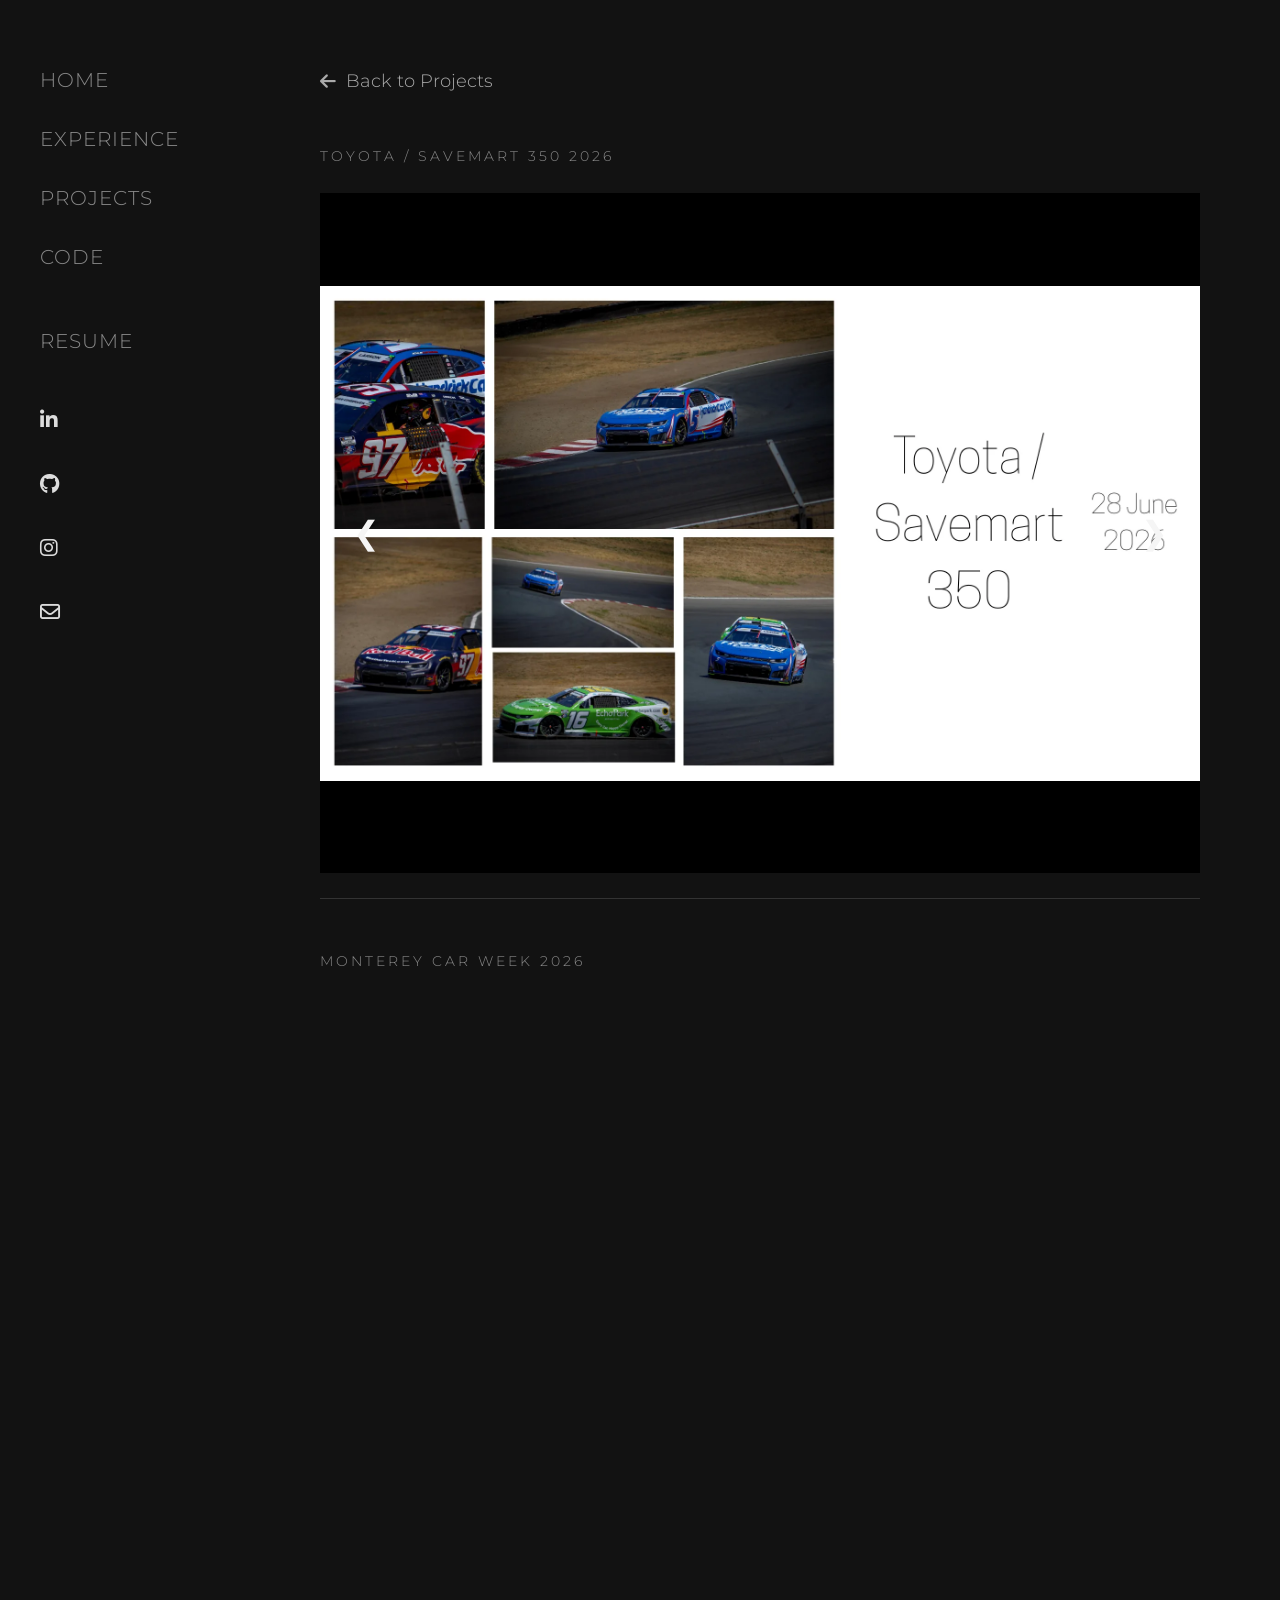
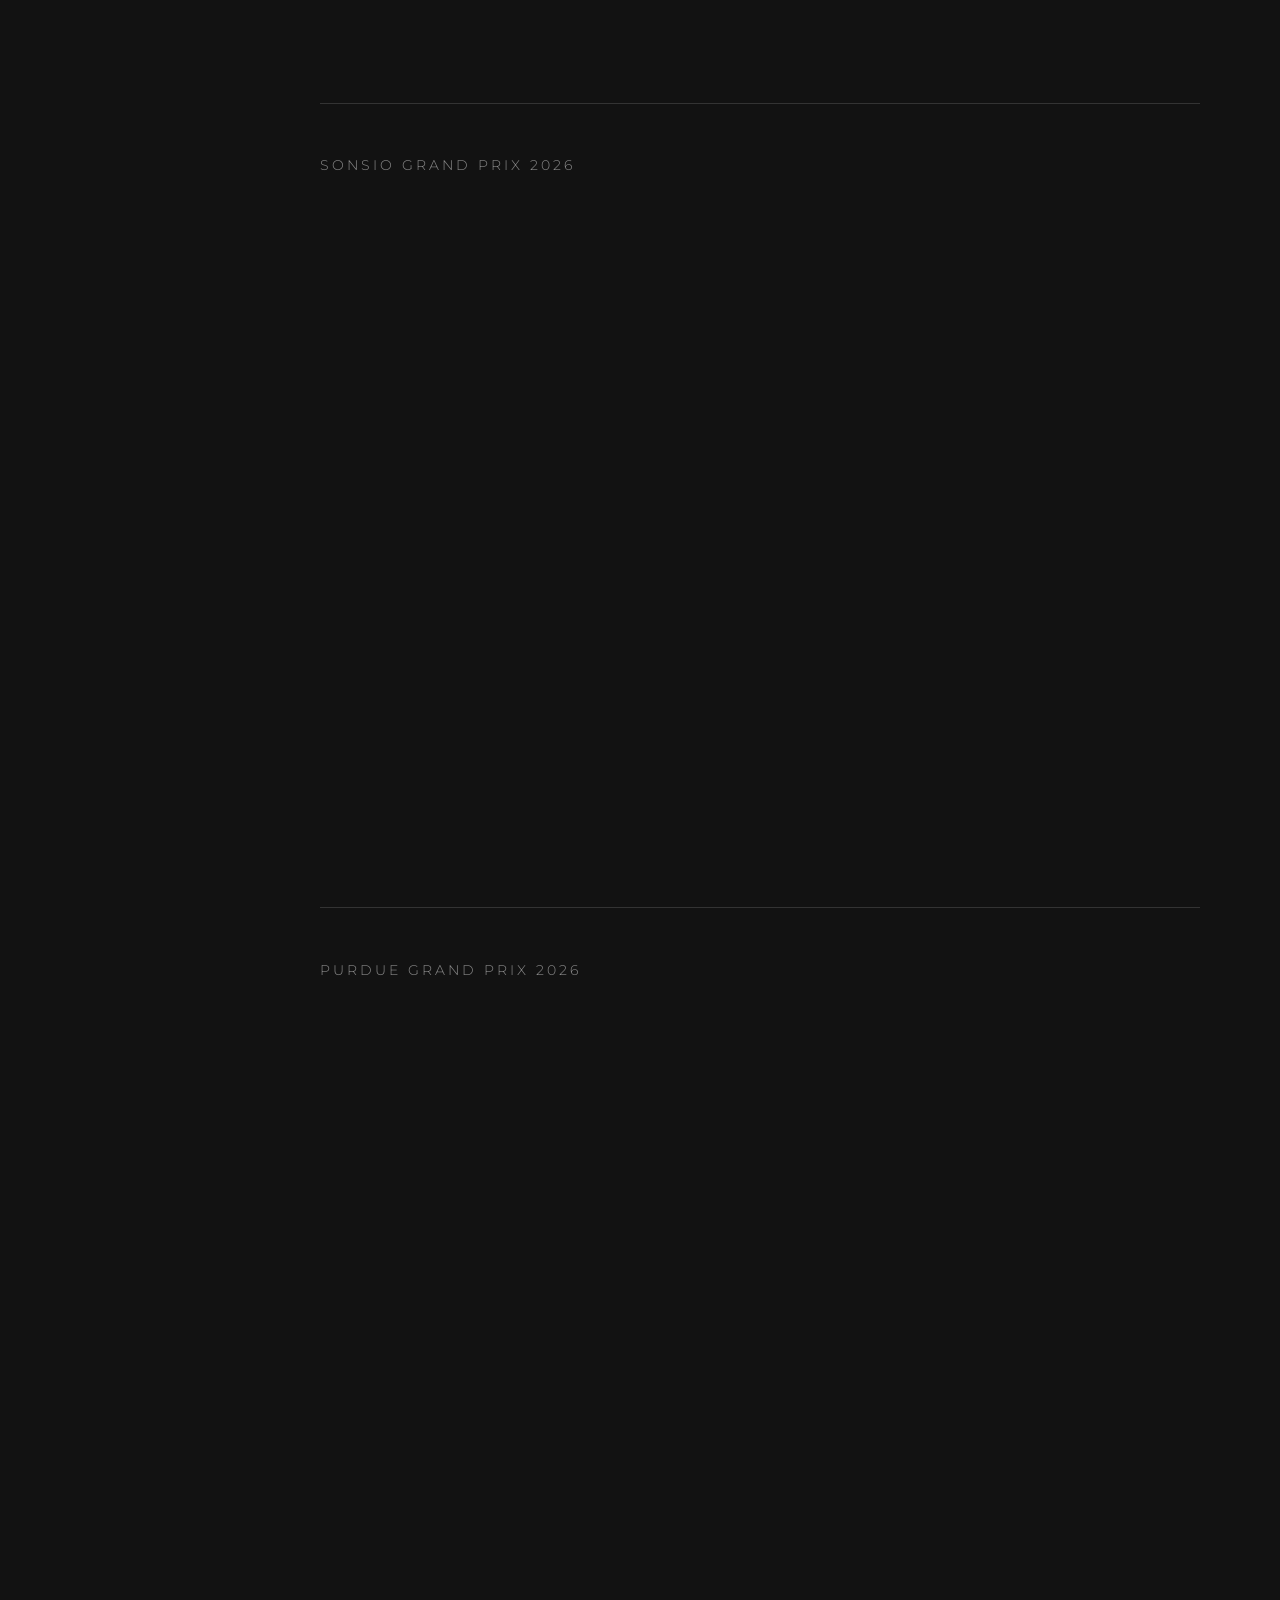
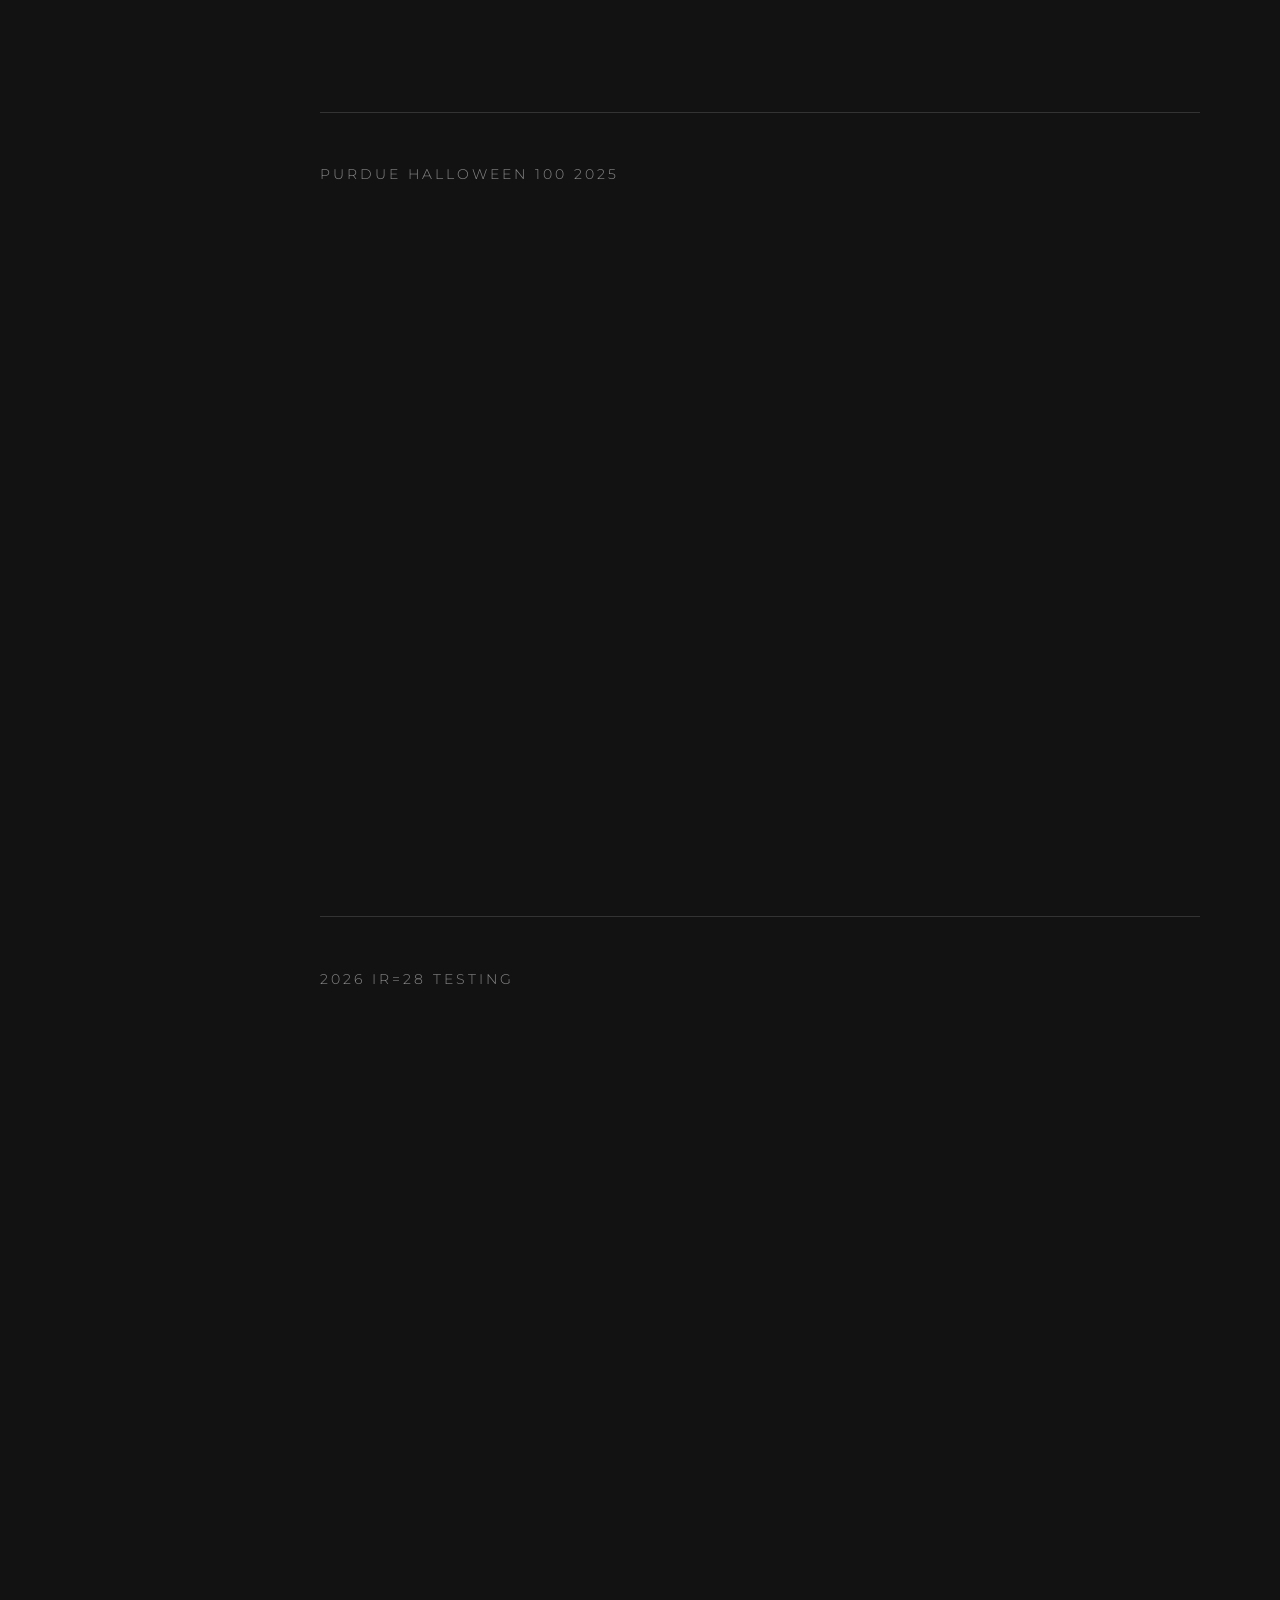
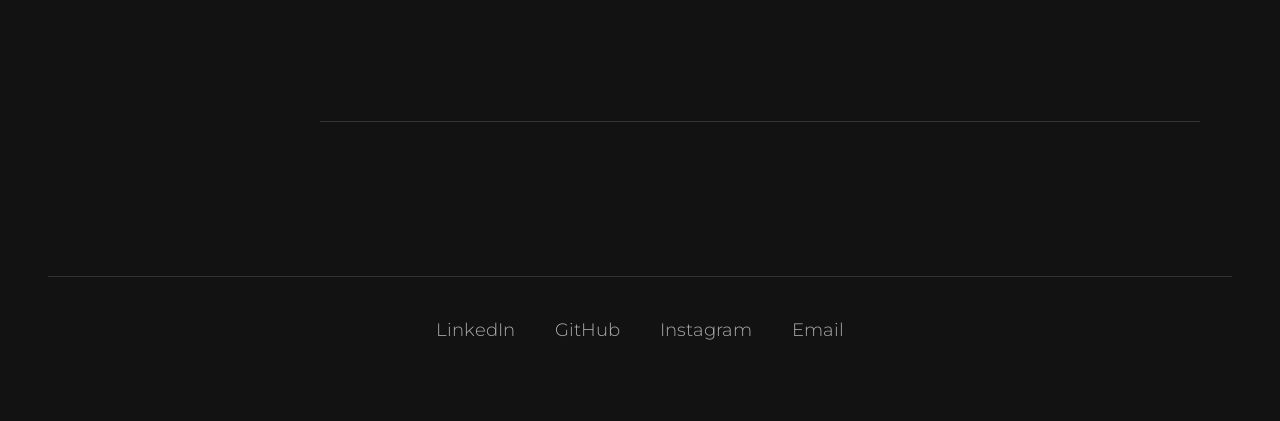
<file: Personal/Motorsports.html>
<!DOCTYPE html>
<html lang="en">
<head>
    <meta charset="UTF-8">
    <meta name="viewport" content="width=device-width, initial-scale=1.0">
    <title>Sanjay Krishnan</title>
    <link rel="preconnect" href="https://fonts.googleapis.com">
    <link rel="preconnect" href="https://fonts.gstatic.com" crossorigin>
    <link rel="preconnect" href="https://cdnjs.cloudflare.com" crossorigin>
    <link rel="icon" type="image/png" href="favicon.png">
    <link href="https://fonts.googleapis.com/css2?family=Montserrat:wght@100;300;400&display=swap" rel="stylesheet">
    <link rel="stylesheet" href="https://cdnjs.cloudflare.com/ajax/libs/font-awesome/6.4.0/css/all.min.css">
    <link rel="stylesheet" href="styles.css">
    <link rel="stylesheet" href="overrides.css">
    <script src="mobile-nav.js" defer></script>
</head>
<body>
    <div class="container">
        <aside class="sidebar">
            <div>
                <ul class="nav-menu">
                    <li><a href="index.html">HOME</a></li>
                    <li><a href="Experience.html">EXPERIENCE</a></li>
                    <li class="active"><a href="Projects.html">PROJECTS</a></li>
                    <li><a href="Code.html">CODE</a></li>
                    <br>
                   <li><a href="Resume.html">RESUME</a></li>
                </ul>

                <div class="social-icons">
                    <a href="https://www.linkedin.com/in/sanjkris/"><i class="fab fa-linkedin-in"></i></a>
                    <a href="https://github.com/sanjkris-git"><i class="fa-brands fa-github"></i></a>
                    <a href="https://www.instagram.com/_san.who_/"><i class="fab fa-instagram"></i></a>
                    <a href="mailto:sanjkris@gmail.com"><i class="far fa-envelope"></i></a>
                </div>
            </div>
        </aside>

        <main class="main-content main-content-transition">
             <a href="Projects.html" class="back-button">
                <i class="fas fa-arrow-left"></i> Back to Projects
            </a>
            <section class="gallery-header">
                <p class="eyebrow">Toyota / Savemart 350 2026</p>   
            </section>
            <section class="carousel">
                <div class="carousel-track">
                    <div class="carousel-slide"><img src="Photography Tabs/Covers/Sonoma.webp" alt="Toyota / Savemart 350" decoding="async"></div>
                     <div class="carousel-slide"><img src="Photography Tabs/Sonoma/22-IMG_3559.webp" alt="Toyota / Savemart 350" loading="lazy" decoding="async"></div>
                    <div class="carousel-slide"><img src="Photography Tabs/Sonoma/15-IMG_3468.webp" alt="Toyota / Savemart 350" loading="lazy" decoding="async"></div>
                    <div class="carousel-slide"><img src="Photography Tabs/Sonoma/11-IMG_3427.webp" alt="Toyota / Savemart 350" loading="lazy" decoding="async"></div>
                    <div class="carousel-slide"><img src="Photography Tabs/Sonoma/9-IMG_3405.webp" alt="Toyota / Savemart 350" loading="lazy" decoding="async"></div>
                    <div class="carousel-slide"><img src="Photography Tabs/Sonoma/10-IMG_3413.webp" alt="Toyota / Savemart 350" loading="lazy" decoding="async"></div>
                    <div class="carousel-slide"><img src="Photography Tabs/Sonoma/21-IMG_3553.webp" alt="Toyota / Savemart 350" loading="lazy" decoding="async"></div>
                    <div class="carousel-slide"><img src="Photography Tabs/Sonoma/8-IMG_3385.webp" alt="Toyota / Savemart 350" loading="lazy" decoding="async"></div>
                    <div class="carousel-slide"><img src="Photography Tabs/Sonoma/14-IMG_3458.webp" alt="Toyota / Savemart 350" loading="lazy" decoding="async"></div>
                    <div class="carousel-slide"><img src="Photography Tabs/Sonoma/20-IMG_3545.webp" alt="Toyota / Savemart 350" loading="lazy" decoding="async"></div>
                    <div class="carousel-slide"><img src="Photography Tabs/Sonoma/17-IMG_3484.webp" alt="Toyota / Savemart 350" loading="lazy" decoding="async"></div>
                    <div class="carousel-slide"><img src="Photography Tabs/Sonoma/16-IMG_3472.webp" alt="Toyota / Savemart 350" loading="lazy" decoding="async"></div>
                    <div class="carousel-slide"><img src="Photography Tabs/Sonoma/18-IMG_3486.webp" alt="Toyota / Savemart 350" loading="lazy" decoding="async"></div>
                    <div class="carousel-slide"><img src="Photography Tabs/Sonoma/19-IMG_3487.webp" alt="Toyota / Savemart 350" loading="lazy" decoding="async"></div>
                    <div class="carousel-slide"><img src="Photography Tabs/Sonoma/24-IMG_3667.webp" alt="Toyota / Savemart 350" loading="lazy" decoding="async"></div>
                </div>
                <button class="carousel-button prev" aria-label="Previous">&#10094;</button>
                <button class="carousel-button next" aria-label="Next">&#10095;</button>
               
            </section>
            <br>
            <hr>
            <br>
            <br>

            <section class="gallery-header">
                <p class="eyebrow">Monterey Car Week 2026</p>   
            </section>
            <section class="carousel">
                <div class="carousel-track">
                    <div class="carousel-slide"><img src="Photography Tabs/Covers/Monterey.jpg" alt="Monterey Car Week 2026" decoding="async"></div>
                     <div class="carousel-slide"><img src="Photography Tabs/Monterey/3-IMG_4004.jpg" alt="Monterey Car Week 2026" loading="lazy" decoding="async"></div>
                    <div class="carousel-slide"><img src="Photography Tabs/Monterey/1-IMG_3801.jpg" alt="Monterey Car Week 2026" loading="lazy" decoding="async"></div>
                    <div class="carousel-slide"><img src="Photography Tabs/Monterey/12-IMG_4001.jpg" alt="Monterey Car Week 2026" loading="lazy" decoding="async"></div>
                    <div class="carousel-slide"><img src="Photography Tabs/Monterey/14-IMG_4005.jpg" alt="Monterey Car Week 2026" loading="lazy" decoding="async"></div>
                    <div class="carousel-slide"><img src="Photography Tabs/Monterey/11-IMG_3992.jpg" alt="Monterey Car Week 2026" loading="lazy" decoding="async"></div>
                    <div class="carousel-slide"><img src="Photography Tabs/Monterey/2-IMG_3826.jpg" alt="Monterey Car Week 2026" loading="lazy" decoding="async"></div>
                    <div class="carousel-slide"><img src="Photography Tabs/Monterey/2-IMG_3969.jpg" alt="Monterey Car Week 2026" loading="lazy" decoding="async"></div>
                    <div class="carousel-slide"><img src="Photography Tabs/Monterey/5-IMG_3905.jpg" alt="Monterey Car Week 2026" loading="lazy" decoding="async"></div>
                    <div class="carousel-slide"><img src="Photography Tabs/Monterey/3-IMG_3846.jpg" alt="Monterey Car Week 2026" loading="lazy" decoding="async"></div>
                    <div class="carousel-slide"><img src="Photography Tabs/Monterey/8-IMG_3933.jpg" alt="Monterey Car Week 2026" loading="lazy" decoding="async"></div>
                    <div class="carousel-slide"><img src="Photography Tabs/Monterey/9-IMG_3967.jpg" alt="Monterey Car Week 2026" loading="lazy" decoding="async"></div>
                    <div class="carousel-slide"><img src="Photography Tabs/Monterey/6-IMG_3908.jpg" alt="Monterey Car Week 2026" loading="lazy" decoding="async"></div>    
                    <div class="carousel-slide"><img src="Photography Tabs/Monterey/7-IMG_3911.jpg" alt="Monterey Car Week 2026" loading="lazy" decoding="async"></div>
                    <div class="carousel-slide"><img src="Photography Tabs/Monterey/4-IMG_3896.jpg" alt="Monterey Car Week 2026" loading="lazy" decoding="async"></div>
                    <div class="carousel-slide"><img src="Photography Tabs/Monterey/10-IMG_3969.jpg" alt="Monterey Car Week 2026" loading="lazy" decoding="async"></div>
                    <div class="carousel-slide"><img src="Photography Tabs/Monterey/13-IMG_4004.jpg" alt="Monterey Car Week 2026" loading="lazy" decoding="async"></div>   
                    <div class="carousel-slide"><img src="Photography Tabs/Monterey/15-IMG_4011.jpg" alt="Monterey Car Week 2026" loading="lazy" decoding="async"></div>
                    <div class="carousel-slide"><img src="Photography Tabs/Monterey/IMG_3849.jpg" alt="Monterey Car Week 2026" loading="lazy" decoding="async"></div>
                </div>
                <button class="carousel-button prev" aria-label="Previous">&#10094;</button>
                <button class="carousel-button next" aria-label="Next">&#10095;</button>
               
            </section>
            <br>
            <hr>
            <br>
            <br>

             <section class="gallery-header">
                <p class="eyebrow">Sonsio Grand Prix 2026</p>   
            </section>
            <section class="carousel">
                <div class="carousel-track">
                    <div class="carousel-slide"><img src="Photography Tabs/Covers/Sonsio GP.webp" alt="Sonsio GP" decoding="async"></div>
                     <div class="carousel-slide"><img src="Photography Tabs/Sonsio GP/1.webp" alt="Sonsio GP" loading="lazy" decoding="async"></div>
                    <div class="carousel-slide"><img src="Photography Tabs/Sonsio GP/2.webp" alt="Sonsio GP" loading="lazy" decoding="async"></div>
                    <div class="carousel-slide"><img src="Photography Tabs/Sonsio GP/3.webp" alt="Sonsio GP" loading="lazy" decoding="async"></div>
                    <div class="carousel-slide"><img src="Photography Tabs/Sonsio GP/4.webp" alt="Sonsio GP" loading="lazy" decoding="async"></div>
                    <div class="carousel-slide"><img src="Photography Tabs/Sonsio GP/5.webp" alt="Sonsio GP" loading="lazy" decoding="async"></div>
                    <div class="carousel-slide"><img src="Photography Tabs/Sonsio GP/6.webp" alt="Sonsio GP" loading="lazy" decoding="async"></div>
                    <div class="carousel-slide"><img src="Photography Tabs/Sonsio GP/7.webp" alt="Sonsio GP" loading="lazy" decoding="async"></div>
                    <div class="carousel-slide"><img src="Photography Tabs/Sonsio GP/8.webp" alt="Sonsio GP" loading="lazy" decoding="async"></div>
                    <div class="carousel-slide"><img src="Photography Tabs/Sonsio GP/9.webp" alt="Sonsio GP" loading="lazy" decoding="async"></div>
                    <div class="carousel-slide"><img src="Photography Tabs/Sonsio GP/10.webp" alt="Sonsio GP" loading="lazy" decoding="async"></div>
                    <div class="carousel-slide"><img src="Photography Tabs/Sonsio GP/11.webp" alt="Sonsio GP" loading="lazy" decoding="async"></div>
                    <div class="carousel-slide"><img src="Photography Tabs/Sonsio GP/12.webp" alt="Sonsio GP" loading="lazy" decoding="async"></div>
                    <div class="carousel-slide"><img src="Photography Tabs/Sonsio GP/13.webp" alt="Sonsio GP" loading="lazy" decoding="async"></div>
                    <div class="carousel-slide"><img src="Photography Tabs/Sonsio GP/14.webp" alt="Sonsio GP" loading="lazy" decoding="async"></div>
                    <div class="carousel-slide"><img src="Photography Tabs/Sonsio GP/15.webp" alt="Sonsio GP" loading="lazy" decoding="async"></div>
                    <div class="carousel-slide"><img src="Photography Tabs/Sonsio GP/16.webp" alt="Sonsio GP" loading="lazy" decoding="async"></div>    
                </div>
                <button class="carousel-button prev" aria-label="Previous">&#10094;</button>
                <button class="carousel-button next" aria-label="Next">&#10095;</button>
               
            </section>
            <br>
            <hr>
            <br>
            <br>

            <section class="gallery-header">
                <p class="eyebrow">Purdue Grand Prix 2026</p>   
            </section>
            <section class="carousel">
                <div class="carousel-track">
                    <div class="carousel-slide"><img src="Photography Tabs/Covers/PGP2026.webp" alt="Cover_PGP" decoding="async"></div>
                    <div class="carousel-slide"><img src="Photography Tabs/PGP Pictures (limit 10 per session)/Practice 3 (4:8)/1-IMG_9020.webp" alt="PGP" loading="lazy" decoding="async"></div>
                    <div class="carousel-slide"><img src="Photography Tabs/PGP Pictures (limit 10 per session)/Practice 3 (4:8)/9-IMG_9130.webp" alt="PGP" loading="lazy" decoding="async"></div>
                    <div class="carousel-slide"><img src="Photography Tabs/PGP Pictures (limit 10 per session)/Practice 3 (4:8)/24-IMG_9300.webp" alt="PGP" loading="lazy" decoding="async"></div>
                    <div class="carousel-slide"><img src="Photography Tabs/PGP Pictures (limit 10 per session)/Practice 3 (4:8)/29-IMG_9325.webp" alt="PGP" loading="lazy" decoding="async"></div>
                    <div class="carousel-slide"><img src="Photography Tabs/PGP Pictures (limit 10 per session)/Practice 3 (4:8)/32-IMG_9370.webp" alt="PGP" loading="lazy" decoding="async"></div>
                    <div class="carousel-slide"><img src="Photography Tabs/PGP Pictures (limit 10 per session)/Practice 3 (4:8)/11-IMG_9144.webp" alt="PGP" loading="lazy" decoding="async"></div>
                    <div class="carousel-slide"><img src="Photography Tabs/PGP Pictures (limit 10 per session)/Practice 3 (4:8)/5-IMG_9067.webp" alt="PGP" loading="lazy" decoding="async"></div>
                    <div class="carousel-slide"><img src="Photography Tabs/PGP Pictures (limit 10 per session)/Practice 3 (4:8)/6-IMG_9089.webp" alt="PGP" loading="lazy" decoding="async"></div>
                    <div class="carousel-slide"><img src="Photography Tabs/PGP Pictures (limit 10 per session)/Practice 3 (4:8)/8-IMG_9118.webp" alt="PGP" loading="lazy" decoding="async"></div>

                    <div class="carousel-slide"><img src="Photography Tabs/PGP Pictures (limit 10 per session)/Practice 4 (4:11)/7-IMG_9472.webp" alt="PGP" loading="lazy" decoding="async"></div>
                    <div class="carousel-slide"><img src="Photography Tabs/PGP Pictures (limit 10 per session)/Practice 4 (4:11)/12-IMG_9498.webp" alt="PGP" loading="lazy" decoding="async"></div>
                    <div class="carousel-slide"><img src="Photography Tabs/PGP Pictures (limit 10 per session)/Practice 4 (4:11)/22-IMG_9598.webp" alt="PGP" loading="lazy" decoding="async"></div>
                    <div class="carousel-slide"><img src="Photography Tabs/PGP Pictures (limit 10 per session)/Practice 4 (4:11)/30-IMG_9643.webp" alt="PGP" loading="lazy" decoding="async"></div>
                    <div class="carousel-slide"><img src="Photography Tabs/PGP Pictures (limit 10 per session)/Practice 4 (4:11)/35-IMG_9671.webp" alt="PGP" loading="lazy" decoding="async"></div>
                    <div class="carousel-slide"><img src="Photography Tabs/PGP Pictures (limit 10 per session)/Practice 4 (4:11)/36-IMG_9688.webp" alt="PGP" loading="lazy" decoding="async"></div>
                    <div class="carousel-slide"><img src="Photography Tabs/PGP Pictures (limit 10 per session)/Practice 4 (4:11)/45-IMG_9755.webp" alt="PGP" loading="lazy" decoding="async"></div>
                    <div class="carousel-slide"><img src="Photography Tabs/PGP Pictures (limit 10 per session)/Practice 4 (4:11)/48-IMG_9790.webp" alt="PGP" loading="lazy" decoding="async"></div>
                    <div class="carousel-slide"><img src="Photography Tabs/PGP Pictures (limit 10 per session)/Practice 4 (4:11)/61-IMG_9856.webp" alt="PGP" loading="lazy" decoding="async"></div>
                    <div class="carousel-slide"><img src="Photography Tabs/PGP Pictures (limit 10 per session)/Practice 4 (4:11)/66-IMG_9917.webp" alt="PGP" loading="lazy" decoding="async"></div>
                    
                    <div class="carousel-slide"><img src="Photography Tabs/PGP Pictures (limit 10 per session)/Practice 5/9-IMG_0159.webp" alt="PGP" loading="lazy" decoding="async"></div>
                    <div class="carousel-slide"><img src="Photography Tabs/PGP Pictures (limit 10 per session)/Practice 5/19-IMG_0305.webp" alt="PGP" loading="lazy" decoding="async"></div>
                    <div class="carousel-slide"><img src="Photography Tabs/PGP Pictures (limit 10 per session)/Practice 5/29-IMG_0403.webp" alt="PGP" loading="lazy" decoding="async"></div>
                    <div class="carousel-slide"><img src="Photography Tabs/PGP Pictures (limit 10 per session)/Practice 5/34-IMG_0454.webp" alt="PGP" loading="lazy" decoding="async"></div>
                    <div class="carousel-slide"><img src="Photography Tabs/PGP Pictures (limit 10 per session)/Practice 5/38-IMG_0505.webp" alt="PGP" loading="lazy" decoding="async"></div>
                    <div class="carousel-slide"><img src="Photography Tabs/PGP Pictures (limit 10 per session)/Practice 5/42-IMG_0530.webp" alt="PGP" loading="lazy" decoding="async"></div>
                    <div class="carousel-slide"><img src="Photography Tabs/PGP Pictures (limit 10 per session)/Qualifying/45-IMG_0983.webp" alt="PGP" loading="lazy" decoding="async"></div>
                    
                </div>
                <button class="carousel-button prev" aria-label="Previous">&#10094;</button>
                <button class="carousel-button next" aria-label="Next">&#10095;</button>
                
            </section>
            <br>
            <hr>
            <br>
            <br>
             <section class="gallery-header">
                <p class="eyebrow">Purdue Halloween 100 2025</p>   
            </section>
            <section class="carousel">
                <div class="carousel-track">
                    <div class="carousel-slide"><img src="Photography Tabs/Covers/H100.webp" alt="Cover_Halloween 100" decoding="async"></div>
                    <div class="carousel-slide"><img src="Photography Tabs/Halloween100/h1.webp" alt="Halloween 100" loading="lazy" decoding="async"></div>
                    <div class="carousel-slide"><img src="Photography Tabs/Halloween100/h2.webp" alt="Halloween 100" loading="lazy" decoding="async"></div>
                    <div class="carousel-slide"><img src="Photography Tabs/Halloween100/h3.webp" alt="Halloween 100" loading="lazy" decoding="async"></div>
                    <div class="carousel-slide"><img src="Photography Tabs/Halloween100/h4.webp" alt="Halloween 100" loading="lazy" decoding="async"></div>
                    <div class="carousel-slide"><img src="Photography Tabs/Halloween100/h5.webp" alt="Halloween 100" loading="lazy" decoding="async"></div>
                    <div class="carousel-slide"><img src="Photography Tabs/Halloween100/h6.webp" alt="Halloween 100" loading="lazy" decoding="async"></div>
                    <div class="carousel-slide"><img src="Photography Tabs/Halloween100/h7.webp" alt="Halloween 100" loading="lazy" decoding="async"></div>
                    <div class="carousel-slide"><img src="Photography Tabs/Halloween100/h8.webp" alt="Halloween 100" loading="lazy" decoding="async"></div>
                    <div class="carousel-slide"><img src="Photography Tabs/Halloween100/h9.webp" alt="Halloween 100" loading="lazy" decoding="async"></div>
                    <div class="carousel-slide"><img src="Photography Tabs/Halloween100/hw10.webp" alt="Halloween 100" loading="lazy" decoding="async"></div>
                    <div class="carousel-slide"><img src="Photography Tabs/Halloween100/hw11.webp" alt="Halloween 100" loading="lazy" decoding="async"></div>
                    </div>
                <button class="carousel-button prev" aria-label="Previous">&#10094;</button>
                <button class="carousel-button next" aria-label="Next">&#10095;</button>
               
            </section>
            <br>
            <hr>
            <br>
            <br>

            <section class="gallery-header">
                <p class="eyebrow">2026 IR=28 Testing</p>   
            </section>
            <section class="carousel">
                <div class="carousel-track">
                    <div class="carousel-slide"><img src="Photography Tabs/IR-28/IR28-1.jpg" alt="IR-28 Testing" decoding="async"></div>
                     <div class="carousel-slide"><img src="Photography Tabs/IR-28/IR28-2.jpg" alt="IR-28 Testing" loading="lazy" decoding="async"></div>
                    <div class="carousel-slide"><img src="Photography Tabs/IR-28/IR28-3.jpg" alt="IR-28 Testing" loading="lazy" decoding="async"></div>
                    
                </div>
                <button class="carousel-button prev" aria-label="Previous">&#10094;</button>
                <button class="carousel-button next" aria-label="Next">&#10095;</button>
               
            </section>
            <br>
            <hr>
            <br>
            <br>

            
        </main>
    
    </div>
    <br>

   
    <section class="link-bar">
            <hr>
                <div>
                    <a href="https://www.linkedin.com/in/sanjkris/">LinkedIn</a>
                    <a href="https://github.com/sanjkris-git">GitHub</a>
                    <a href="https://www.instagram.com/_san.who_/">Instagram</a>
                    <a href="mailto:sanjkris@gmail.com">Email</a>
                </div>

    </section>

    <script>
        const mainContent = document.querySelector('.main-content');
        const sidebar = document.querySelector('.sidebar');
        const navMenu = document.querySelector('.nav-menu');
        const navLinks = document.querySelectorAll('.nav-menu a');

        // Page transition functionality - Only affects main content
        function fadeOutPage() {
            const mainContent = document.querySelector('.main-content');
            mainContent.classList.add('main-content-transition');
            mainContent.classList.remove('active');
        }

        function fadeInPage() {
            const mainContent = document.querySelector('.main-content');
            setTimeout(() => {
                mainContent.classList.add('active');
            }, 50);
        }

        // Navigation click handler with transitions
        navLinks.forEach(link => {
            link.addEventListener('click', function(e) {
                if (!this.classList.contains('active')) {
                    e.preventDefault();
                    fadeOutPage();
                    
                    setTimeout(() => {
                        window.location.href = this.href;
                    }, 300);
                }
            });
        });

        // Initialize page fade-in on load
        window.addEventListener('load', function() {
            fadeInPage();
        });

        // Update active navigation state and sliding underline
        function updateActiveNav() {
            const currentPath = window.location.pathname.split('/').pop();
            const navItems = document.querySelectorAll('.nav-menu li');
            
            navItems.forEach(item => {
                const link = item.querySelector('a');
                const linkPath = link.getAttribute('href').split('/').pop();
                if (linkPath === currentPath) {
                    item.classList.add('active');
                } else {
                    item.classList.remove('active');
                }
            });
        }

        // Sidebar scroll fade effect
        window.addEventListener('scroll', function() {
            const scrollTop = window.scrollY;
            let fadeDistance = mainContent.offsetHeight - window.innerHeight;
            
            if (fadeDistance <= 0) {
                fadeDistance = 500; 
            }

            const opacity = Math.max(0, 1 - (scrollTop / fadeDistance));
            sidebar.style.opacity = opacity;
        });

        const aboutMeBody = document.querySelector('.about-me-body');

        // About me body fade in/out on scroll
        const observerOptions = {
            threshold: 0.1
        };

        const observer = new IntersectionObserver(function(entries) {
            entries.forEach(entry => {
                if (entry.isIntersecting) {
                    entry.target.classList.add('visible');
                } else {
                    entry.target.classList.remove('visible');
                }
            });
        }, observerOptions);

        if (aboutMeBody) {
            observer.observe(aboutMeBody);
        }

        // Initialize navigation on page load
        updateActiveNav();


        // ==========================================
        // FIX APPLIED HERE: Re-written to loop through 
        // ALL carousels independently.
        // ==========================================
        const allCarousels = document.querySelectorAll('.carousel');

        allCarousels.forEach(carousel => {
            const track = carousel.querySelector('.carousel-track');
            const slides = Array.from(carousel.querySelectorAll('.carousel-slide'));
            const prevButton = carousel.querySelector('.carousel-button.prev');
            const nextButton = carousel.querySelector('.carousel-button.next');

            let currentIndex = 0;

            function updateCarousel() {
                if (!track) return;
                track.style.transform = `translateX(-${currentIndex * 100}%)`;
            }

            function showPrevious() {
                currentIndex = (currentIndex - 1 + slides.length) % slides.length;
                updateCarousel();
            }

            function showNext() {
                currentIndex = (currentIndex + 1) % slides.length;
                updateCarousel();
            }

            if (track && slides.length > 0) {
                prevButton?.addEventListener('click', showPrevious);
                nextButton?.addEventListener('click', showNext);
            }
        });

        // Global keydown event to control both/all carousels (optional, but handy)
        window.addEventListener('keydown', (event) => {
            if (event.key === 'ArrowLeft') {
                document.querySelectorAll('.carousel-button.prev').forEach(btn => btn.click());
            }
            if (event.key === 'ArrowRight') {
                document.querySelectorAll('.carousel-button.next').forEach(btn => btn.click());
            }
        });

        // Carousel fade-in on scroll
        const carouselElements = document.querySelectorAll('.carousel');
        const carouselObserverOptions = {
            threshold: 0.1
        };

        const carouselFadeObserver = new IntersectionObserver(function(entries) {
            entries.forEach(entry => {
                if (entry.isIntersecting) {
                    entry.target.classList.add('visible');
                } else {
                    entry.target.classList.remove('visible');
                }
            });
        }, carouselObserverOptions);

        carouselElements.forEach(carousel => {
            carouselFadeObserver.observe(carousel);
        });

    </script>
</body>
</html>
</file>
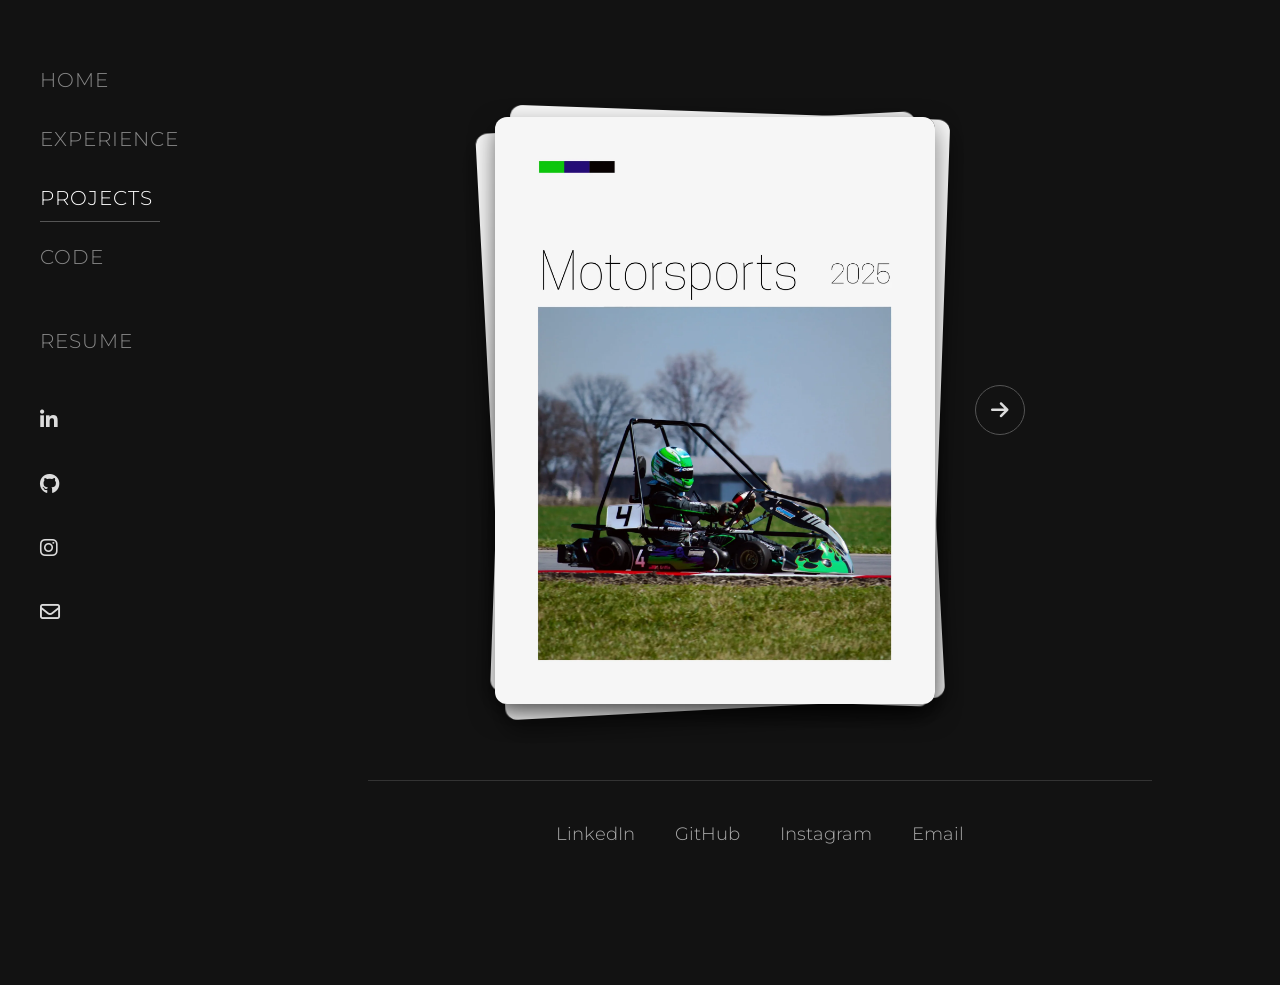
<file: Personal/Projects.html>
<!DOCTYPE html>
<html lang="en">
<head>
    <meta charset="UTF-8">
    <meta name="viewport" content="width=device-width, initial-scale=1.0">
    <link rel="icon" type="image/png" href="favicon.png">
    <title>Sanjay Krishnan</title>
    <link rel="preconnect" href="https://fonts.googleapis.com">
    <link rel="preconnect" href="https://fonts.gstatic.com" crossorigin>
    <link rel="preconnect" href="https://cdnjs.cloudflare.com" crossorigin>
    <link href="https://fonts.googleapis.com/css2?family=Montserrat:wght@100;300;400&display=swap" rel="stylesheet">
    <link rel="stylesheet" href="https://cdnjs.cloudflare.com/ajax/libs/font-awesome/6.4.0/css/all.min.css">
    <link rel="stylesheet" href="styles.css">
    <link rel="stylesheet" href="overrides.css">
    <script src="mobile-nav.js" defer></script>
</head>
<body>
    <div class="container">
        <aside class="sidebar">
            <div>
                <ul class="nav-menu">
                    <li><a href="index.html">HOME</a></li>
                    <li><a href="Experience.html">EXPERIENCE</a></li>
                    <li class="active"><a href="Projects.html">PROJECTS</a></li>
                    <li><a href="Code.html">CODE</a></li>
                    <br>
                   <li><a href="Resume.html">RESUME</a></li>
                </ul>

                <div class="social-icons">
                    <a href="https://www.linkedin.com/in/sanjkris/" target="_blank"><i class="fab fa-linkedin-in"></i></a>
                    <a href="https://github.com/sanjkris-git"><i class="fa-brands fa-github"></i></a>
                    <a href="https://www.instagram.com/_san.who_/" target="_blank"><i class="fab fa-instagram"></i></a>
                    <a href="mailto:sanjkris@gmail.com"><i class="far fa-envelope"></i></a>
                </div>
            </div>
        </aside>

        <main class="main-content main-content-transition">

            <div class="projects-wrapper">
                <div class="projects-section">
                </div>
            </div>
            
            <br>

            <div class="card-stack-container">
                <div class="card-stack">
                    <div class="card">
                        <a class="card-img-btn" href="Content.html">
                            <img src="Images/3.webp" alt="Slide 3" decoding="async">
                        </a>
                    </div>
                    <div class="card">
                    <a class="card-img-btn" href="Landscape.html">
                        <img src="Images/2.webp" alt="Slide 2" loading="lazy" decoding="async">
                    </a>
                </div>
                    <div class="card">
                        <a class="card-img-btn" href="Motorsports.html">
                            <img src="Images/1.webp" alt="Slide 1" loading="lazy" decoding="async">
                        </a>
                    </div>
                </div>
                
                <div class="arrow-controls">
                    <button id="swipe-right" class="arrow-btn" title="Swipe Right">
                        <i class="fas fa-arrow-right"></i>
                    </button>
                </div>
            </div>

            <br>
             <section class="link-bar">
            <hr>
                <div>
                    <a href="https://www.linkedin.com/in/sanjkris/">LinkedIn</a>
                    <a href="https://github.com/sanjkris-git">GitHub</a>
                    <a href="https://www.instagram.com/_san.who_/">Instagram</a>
                    <a href="mailto:sanjkris@gmail.com">Email</a>
                </div>

    </section>
        </main>
    </div>

    <script>
        // DOM Elements - FIXED: All buttons and cards mapped!
        const mainContent = document.querySelector('.main-content');
        const sidebar = document.querySelector('.sidebar');
        const navMenu = document.querySelector('.nav-menu');
        const navLinks = document.querySelectorAll('.nav-menu a');
        const aboutMeBody = document.querySelector('.about-me-body');
        const rightArrow = document.getElementById('swipe-right');
        const cards = document.querySelectorAll('.card');

        /* --- Page Transitions --- */
        function fadeOutPage() {
            mainContent.classList.add('main-content-transition');
            mainContent.classList.remove('active');
        }

        function fadeInPage() {
            setTimeout(() => {
                mainContent.classList.add('active');
            }, 50);
        }

        // Navigation click handler
       navLinks.forEach(link => {
            link.addEventListener('click', function(e) {
                if (!this.classList.contains('active')) {
                    e.preventDefault();
                    fadeOutPage();
                    setTimeout(() => {
                        window.location.href = this.href;
                    }, 300);
                }
            });
        });

        // Initialize fade-in
        window.addEventListener('load', fadeInPage);

        /* --- Navigation State --- */
        function updateActiveNav() {
            const currentPath = window.location.pathname.split('/').pop() || 'Projects.html'; 
            const navItems = document.querySelectorAll('.nav-menu li');
            
            navItems.forEach(item => {
                const link = item.querySelector('a');
                const linkPath = link.getAttribute('href').split('/').pop();
                if (linkPath === currentPath) {
                    item.classList.add('active');
                } else {
                    item.classList.remove('active');
                }
            });
        }
        updateActiveNav();

        /* --- Scroll Effects --- */
        window.addEventListener('scroll', function() {
            const scrollTop = window.scrollY;
            let fadeDistance = mainContent.offsetHeight - window.innerHeight;
            if (fadeDistance <= 0) fadeDistance = 500; 

            const opacity = Math.max(0, 1 - (scrollTop / fadeDistance));
            sidebar.style.opacity = opacity;
        });

        // Intersection Observer for About Me section
        if (aboutMeBody) {
            const observerOptions = { threshold: 0.1 };
            const observer = new IntersectionObserver(function(entries) {
                entries.forEach(entry => {
                    if (entry.isIntersecting) {
                        entry.target.classList.add('visible');
                    } else {
                        entry.target.classList.remove('visible');
                    }
                });
            }, observerOptions);
            
            observer.observe(aboutMeBody);
        }

        /* --- Card Swipe Logic --- */
        function swipeCard() {
            const cardStack = document.querySelector('.card-stack');
            const allCards = cardStack.querySelectorAll('.card');
            
            if (allCards.length === 0) return;
            
            const topCard = allCards[allCards.length - 1]; // Get the last (top) card
            
            // Animate fade out
            topCard.style.opacity = '0';
            topCard.style.pointerEvents = 'none';
            
            // After animation, move to back
            setTimeout(() => {
                // Remove all inline styles
                topCard.style.opacity = '';
                topCard.style.pointerEvents = '';
                topCard.style.transform = '';
                topCard.style.transition = '';
                
                // Move to front of DOM (will be last in nth-last-child ordering)
                cardStack.insertBefore(topCard, allCards[0]);
                
                // Force reflow to apply CSS
                void topCard.offsetWidth;
            }, 400);
        }

        // Add click listeners to card buttons to navigate to href
        const cardImgBtns = document.querySelectorAll('.card-img-btn');
        cardImgBtns.forEach(btn => {
            btn.addEventListener('click', function(e) {
                const href = this.getAttribute('href');
                if (href) {
                    window.location.href = href;
                }
            });
        });

        if (rightArrow) {
            rightArrow.addEventListener('click', swipeCard);
        }

    </script>
</body>
</html>
</file>
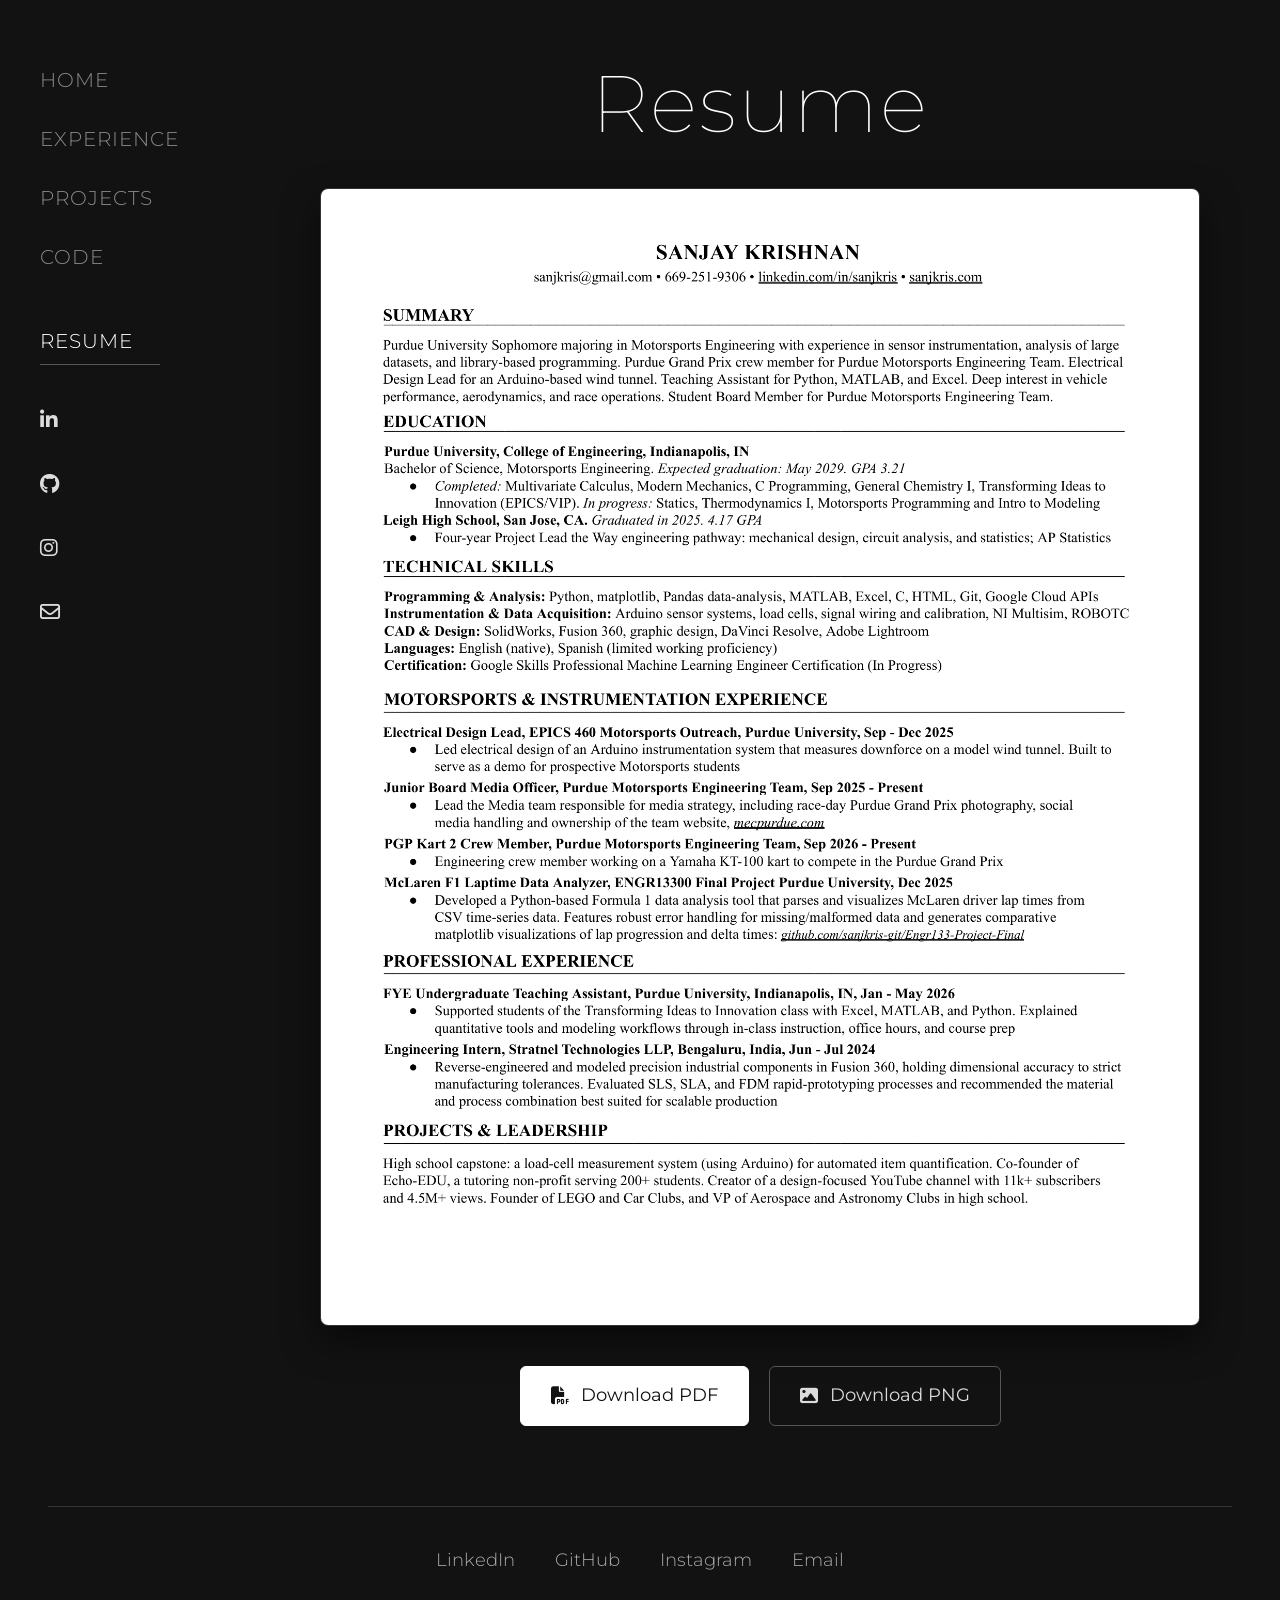
<file: Personal/Resume.html>
<!DOCTYPE html>
<html lang="en">
<head>
    <meta charset="UTF-8">
    <meta name="viewport" content="width=device-width, initial-scale=1.0">
    <link rel="icon" type="image/png" href="favicon.png">
    <title>Sanjay Krishnan - Resume</title>
    <link rel="preconnect" href="https://fonts.googleapis.com">
    <link rel="preconnect" href="https://fonts.gstatic.com" crossorigin>
    <link rel="preconnect" href="https://cdnjs.cloudflare.com" crossorigin>
    <link href="https://fonts.googleapis.com/css2?family=Montserrat:wght@100;300;400&display=swap" rel="stylesheet">
    <link rel="stylesheet" href="https://cdnjs.cloudflare.com/ajax/libs/font-awesome/6.4.0/css/all.min.css">
    <link rel="stylesheet" href="styles.css">
    <link rel="stylesheet" href="overrides.css">
    <script src="mobile-nav.js" defer></script>
</head>
<body>
    <div class="container">
        <aside class="sidebar">
            <div>
                <ul class="nav-menu">
                    <li><a href="index.html">HOME</a></li>
                    <li><a href="Experience.html">EXPERIENCE</a></li>
                    <li><a href="Projects.html">PROJECTS</a></li>
                    <li><a href="Code.html">CODE</a></li>
                    <br>
                    <li class="active"><a href="Resume.html">RESUME</a></li>
                </ul>

                <div class="social-icons">
                    <a href="https://www.linkedin.com/in/sanjkris/" target="_blank"><i class="fab fa-linkedin-in"></i></a>
                    <a href="https://github.com/sanjkris-git"><i class="fa-brands fa-github"></i></a>
                    <a href="https://www.instagram.com/_san.who_/" target="_blank"><i class="fab fa-instagram"></i></a>
                    <a href="mailto:sanjkris@gmail.com"><i class="far fa-envelope"></i></a>
                </div>
            </div>
        </aside>

        <main class="main-content main-content-transition">
            
            <div class="resume-header">
                <h1>Resume</h1>
            </div>

            <div class="resume-container">
                <div class="resume-image-wrapper">
                    <img src="Sanjay Krishnan Resume Motorsports Internship.png" alt="Sanjay Krishnan Resume" loading="lazy" decoding="async">
                </div>

                <div class="download-buttons">
                    <a href="Sanjay Krishnan Resume Motorsports Internship.pdf" download class="btn btn-pdf">
                        <i class="fas fa-file-pdf"></i> Download PDF
                    </a>
                    <a href="Sanjay Krishnan Resume Motorsports Internship.png" download class="btn btn-png">
                        <i class="fas fa-image"></i> Download PNG
                    </a>
                </div>
            </div>

        </main>
    </div>

    <section class="link-bar">
        <hr>
        <div>
            <a href="https://www.linkedin.com/in/sanjkris/">LinkedIn</a>
            <a href="https://github.com/sanjkris-git">GitHub</a>
            <a href="https://www.instagram.com/_san.who_/">Instagram</a>
            <a href="mailto:sanjkris@gmail.com">Email</a>
        </div>
    </section>

    <script>
        const mainContent = document.querySelector('.main-content');
        const sidebar = document.querySelector('.sidebar');
        const navLinks = document.querySelectorAll('.nav-menu a');

        /* --- Page Transitions --- */
        function fadeOutPage() {
            mainContent.classList.add('main-content-transition');
            mainContent.classList.remove('active');
        }

        function fadeInPage() {
            setTimeout(() => {
                mainContent.classList.add('active');
            }, 50);
        }

        // Navigation click handler
        navLinks.forEach(link => {
            link.addEventListener('click', function(e) {
                // Ignore links opening in a new tab or links triggering a download
                if (this.getAttribute('target') === '_blank' || this.hasAttribute('download')) return;
                
                if (!this.parentElement.classList.contains('active')) {
                    e.preventDefault();
                    fadeOutPage();
                    setTimeout(() => {
                        window.location.href = this.href;
                    }, 300);
                }
            });
        });

        // Initialize fade-in
        window.addEventListener('load', fadeInPage);

        /* --- Scroll Effects --- */
        window.addEventListener('scroll', function() {
            const scrollTop = window.scrollY;
            let fadeDistance = mainContent.offsetHeight - window.innerHeight;
            if (fadeDistance <= 0) fadeDistance = 500; 

            const opacity = Math.max(0, 1 - (scrollTop / fadeDistance));
            sidebar.style.opacity = opacity;
        });
    </script>
</body>
</html>
</file>
<file: Personal/styles.css>
/* CSS Reset and Base Styles */
        * {
            margin: 0;
            padding: 0;
            box-sizing: border-box;
        }

        body {
            background-color: #121212; /* Dark background */
            color: #dcdcdc; /* Light grey text */
            font-family: 'Montserrat', sans-serif;
            font-weight: 300;
            min-height: 100vh;
        }

        /* Container Layout */
        .container {
            width: 100%;
            min-height: 100vh;
        }

        /* --- Left Sidebar --- */
        .sidebar {
            position: fixed;
            width: 200px;
            padding: 60px 40px;
            display: flex;
            flex-direction: column;
            justify-content: space-between;
            height: 100vh;
            transition: opacity 0.1s ease-out; 
        }

        /* Navigation */
        .nav-menu {
            list-style: none;
            margin-bottom: 40px;
            position: relative;
        }

        .nav-menu li {
            margin-bottom: 15px;
            font-size: 20px;
            letter-spacing: 1px;
            position: relative;
        }

        .nav-menu a {
            color: #888;
            text-decoration: none;
            transition: color 0.3s;
            display: block;
            padding: 5px 0;
            position: relative;
        }

        .nav-menu a:hover {
            color: #fff;
        }

        .nav-menu .active a {
            color: #fff;
        }

        /* Individual Sliding Underline for Each Nav Item */
        .nav-menu li::after {
            content: '';
            position: absolute;
            bottom: 0;
            left: 0;
            width: 100%;
            height: 1px;
            background-color: #555;
            transform: scaleX(0);
            transform-origin: left;
            transition: transform 0.3s ease;
        }

        .nav-menu li.active::after {
            transform: scaleX(1);
        }

        /* Page Transition Styles - Only for main content */
        .main-content-transition {
            opacity: 0;
            transform: translateY(20px);
            transition: opacity 0.5s ease, transform 0.5s ease;
        }

        .main-content-transition.active {
            opacity: 1;
            transform: translateY(0);
        }

        /* Social Icons */
        .social-icons {
            display: flex;
            flex-direction: column;
            gap: 20px;
            margin-bottom: auto;
        }

        .social-icons a {
            color: #dcdcdc;
            font-size: 20px;
            text-decoration: none;
            transition: color 0.3s;
        }

        .social-icons a:hover {
            color: #fff;
        }

        /* --- Main Content Area --- */
        .main-content {
            margin-left: 280px;
            padding: 60px 80px 60px 40px;
            display: flex;
            flex-direction: column;
            position: relative;
        }

        /* Hero Section (Name) */
        .hero {
            margin-top: 40px;
            margin-bottom: 60px; 
            display: flex;
            justify-content: space-between;
            align-items: center;
            gap: 60px; 
        }

    /* Final shared cascade */
    html {
        overflow-x: hidden;
        scroll-behavior: smooth;
        -webkit-text-size-adjust: 100%;
    }

    body {
        overflow-x: hidden;
    }

    hr {
        border: 0;
        border-top: 1px solid #333;
    }

    .contact-info a,
    .link-bar a {
        color: #aaa;
        text-decoration: none;
    }

    .link-bar {
        padding: 0 var(--page-gutter, 16px) 40px;
    }

    .link-bar > hr {
        margin: 20px 0;
    }

    .link-bar > div {
        display: flex;
        justify-content: center;
        gap: 40px;
        padding: 20px 0;
    }

    .sidebar img[alt="Letterboxd"] {
        width: 22.8px;
        height: 22.8px;
        border-radius: 6px;
        display: block;
    }

    .yt-stats .fa-youtube {
        color: #f00;
    }

    a,
    button,
    .carousel-button,
    .arrow-btn,
    .btn,
    .yt-btn {
        -webkit-tap-highlight-color: transparent;
    }

    button,
    .carousel-button,
    .arrow-btn,
    .btn,
    .yt-btn {
        min-width: 44px;
        min-height: 44px;
        touch-action: manipulation;
        cursor: pointer;
    }

    @media (max-width: 768px) {
        .sidebar {
            position: relative;
            width: 100%;
            height: auto;
            min-height: 0;
            padding: 18px var(--page-gutter, 16px) 10px;
            flex-direction: column;
            align-items: stretch;
            gap: 12px;
        }

        .nav-menu {
            display: flex;
            flex-wrap: wrap;
            justify-content: center;
            gap: 4px 14px;
            margin: 0;
        }

        .nav-menu li {
            margin: 0;
            font-size: 15px;
        }

        .nav-menu a {
            display: flex;
            align-items: center;
            min-height: 44px;
            padding: 8px 0;
        }

        .social-icons {
            flex-direction: row;
            justify-content: center;
            flex-wrap: wrap;
            gap: 8px 20px;
            margin: 0;
        }

        .social-icons a {
            display: inline-flex;
            align-items: center;
            justify-content: center;
            min-width: 44px;
            min-height: 44px;
        }

        .main-content {
            margin-left: 0;
            padding: 28px var(--page-gutter, 16px) 44px;
            min-width: 0;
        }

        .hero {
            flex-direction: column;
            align-items: stretch;
            gap: 28px;
            margin: 20px 0 40px;
            text-align: center;
        }

        .hero h1,
        .about-me-body h1,
        .resume-header h1,
        .experience-header h1,
        .gallery-header h1 {
            font-size: clamp(2.35rem, 11vw, 4rem) !important;
            letter-spacing: 0;
            overflow-wrap: anywhere;
        }

        .hero h2 {
            margin-bottom: 0;
        }

        .image {
            width: 100%;
            max-width: 100%;
            min-width: 0;
        }

        .bottom-content {
            flex-direction: column;
            align-items: stretch;
            gap: 24px;
        }

        .bottom-content {
            padding-bottom: 12px;
        }

        .about-me-body {
            height: auto;
            padding: 36px var(--page-gutter, 16px);
        }

        .card-stack-container {
            flex-direction: column;
            gap: 16px;
        }

        .carousel-slide {
            height: min(62vh, 420px);
        }

        .timeline-container {
            padding-left: 24px;
        }

        .timeline-line,
        .timeline-progress {
            left: 8px;
        }

        .timeline-item.left,
        .timeline-item.right {
            width: 100%;
            left: 0;
            padding: 0 0 28px 24px;
            text-align: left;
        }

        .timeline-item.left .timeline-dot,
        .timeline-item.right .timeline-dot {
            left: -1px;
            right: auto;
        }

        .timeline-item.left .timeline-date,
        .timeline-item.right .timeline-date {
            position: static;
            display: block;
            margin: 0 0 8px;
        }

        .link-bar > div {
            flex-wrap: wrap;
            gap: 8px 24px;
        }

        .link-bar a {
            display: inline-flex;
            align-items: center;
            min-height: 44px;
        }
    }

    @media (max-width: 480px) {
        .main-content {
            padding-inline: 16px;
        }

        .nav-menu {
            gap: 2px 10px;
        }

        .nav-menu li {
            font-size: 13px;
        }

        .carousel-slide {
            height: 52vh;
            min-height: 260px;
        }
    }

    @media (prefers-reduced-motion: reduce) {
        *,
        *::before,
        *::after {
            scroll-behavior: auto !important;
            transition-duration: 0.01ms !important;
            animation-duration: 0.01ms !important;
            animation-iteration-count: 1 !important;
        }
    }

        .hero-text {
            flex: 1;
        }

        .hero h1 {
            font-size: 80px;
            font-weight: 100;
            line-height: 1.1;
            letter-spacing: 2px;
            color: #fff;
            margin-bottom: 15px;
        }

        .hero h2 {
            font-size: 14px;
            font-weight: 300;
            color: #aaa;
            letter-spacing: 0.5px;
            margin-bottom: 20%;
        }

        /* Bottom Content Area (Contact & About) */
        .bottom-content {
            display: flex;
            justify-content: space-between;
            align-items: flex-end;
            padding-bottom: 20px;
        }

        .contact-info {
            font-size: 20px;
            color: #aaa;
            line-height: 1.6;
        }

        /* Image Section */
        .image {
            width: 500px;
            flex-shrink: 0;
            border-radius: 12px;
            overflow: hidden;
            box-shadow: 0 15px 35px rgba(0, 0, 0, 0.5);
            transition: transform 0.3s ease;
        }

        .image:hover {
            transform: translateY(-5px);
        }

        .image img {
            width: 100%;
            height: auto;
            display: block;
            object-fit: cover;
        }

        .projects-wrapper {
            margin-top: 0px;
        }

        /* About Me Body Section */
        .about-me-body {
            opacity: 0;
            transition: opacity 0.8s ease-in-out;
            padding: 60px 80px 60px 40px;
            display: flex;
            flex-direction: column;
            gap: 20px;
        }

        .about-me-body h1 {
            text-align: center;
            font-size: 80px;
            font-weight: 100;
            line-height: 1.1;
            letter-spacing: 2px;
            color: #fff;
            margin-bottom: 15px;
            transition: color 0.3s;
        }

        .about-me-body.visible {
            opacity: 1;
        }

        /* --- CSS Toggle Switch --- */
        .switch {
            position: relative;
            display: inline-block;
            width: 60px;
            height: 34px;
            align-self: center; 
            margin-bottom: 20px;
        }

        .switch input {
            opacity: 0;
            width: 0;
            height: 0;
        }

        .slider {
            position: absolute;
            cursor: pointer;
            top: 0;
            left: 0;
            right: 0;
            bottom: 0;
            background-color: #333; 
            -webkit-transition: .4s;
            transition: .4s;
            border: 1px solid #555; 
        }

        .slider:before {
            position: absolute;
            content: "";
            height: 24px;
            width: 24px;
            left: 4px;
            bottom: 4px;
            background-color: #dcdcdc;
            -webkit-transition: .4s;
            transition: .4s;
        }

        input:checked + .slider {
            background-color: #e0e1e4; 
        }

        input:focus + .slider {
            box-shadow: 0 0 1px #e0e1e4;
        }

        input:checked + .slider:before {
            -webkit-transform: translateX(26px);
            -ms-transform: translateX(26px);
            transform: translateX(26px);
            background-color: #121212; 
        }

        .slider.round {
            border-radius: 34px;
        }

        .slider.round:before {
            border-radius: 50%;
        }

        /* --- Toggle Content Container --- */
        .toggle-content {
            transition: background-color 0.5s ease, color 0.5s ease;
            padding: 40px;
            border-radius: 8px;
            display: flex;
            align-items: center; 
            justify-content: center;
            gap: 60px; 
        }

        .toggle-content.state-1 {
            background-color: #121212;
            color: #dcdcdc;
        }

        .toggle-content.state-2 {
            background-color: #e0e1e4;
            color: #121212;
        }

        .profile-picture {
            flex-shrink: 0;
            width: 300px; 
            height: 300px; 
            border-radius: 50%; 
            overflow: hidden; 
            transition: transform 0.3s ease;
            box-shadow: 0 10px 20px rgba(0, 0, 0, 0.3);
        }

        .profile-picture:hover {
            transform: translateY(-5px);
        }

        .profile-picture img {
            width: 100%;
            height: 100%;
            object-fit: cover; 
            display: block;
        }

        .toggle-text {
            display: flex;
            flex-direction: column;
            gap: 20px; 
            max-width: 500px; 
        }

        .toggle-text p {
            font-size: 22px; 
            line-height: 1.6;
            margin: 0; 
        }

        /* =========================================
           NEW GRID & CARD ANIMATIONS FOR MAIN 
           ========================================= */
        .github-projects {
            display: grid;
            grid-template-columns: repeat(auto-fill, minmax(350px, 1fr));
            gap: 40px;
            margin-top: 40px;
        }

        .github-card {
            background: #181818;
            border: 1px solid #252525;
            border-radius: 12px;
            overflow: hidden;
            display: flex;
            flex-direction: column;
            transition: transform 0.4s ease, box-shadow 0.4s ease, border-color 0.4s ease;
            text-decoration: none;
        }

        .github-card:hover {
            transform: translateY(-8px);
            box-shadow: 0 15px 35px rgba(0, 0, 0, 0.5);
            border-color: #444;
        }

        .project-header {
            padding: 25px;
            border-bottom: 1px solid #252525;
            display: flex;
            justify-content: space-between;
            align-items: center;
        }

        .project-link {
            font-size: 18px;
            font-weight: 300;
            color: #fff;
            text-decoration: none;
            transition: color 0.3s;
        }

        .github-card:hover .project-link {
            color: #aaa;
        }

        .project-icon {
            color: #888;
            font-size: 20px;
            transition: color 0.3s;
        }

        .github-card:hover .project-icon {
            color: #fff;
        }

        .img-container {
            width: 100%;
            height: 500px;
            overflow: hidden;
            background: #111;
        }

        .img-container img {
            width: 100%;
            height: 100%;
            object-fit: cover;
            object-position: top;
            transition: transform 0.6s ease;
            display: block;
        }


        /* --- Mobile Responsiveness --- */
        @media (max-width: 768px) {
            .sidebar {
                position: relative;
                width: 100%;
                height: auto;
                padding: 20px;
                flex-direction: row;
                align-items: center;
            }
            .nav-menu {
                display: flex;
                gap: 15px;
                margin-bottom: 0;
            }
            .social-icons {
                flex-direction: row;
            }
            .main-content {
                margin-left: 0;
                padding: 20px;
            }
            .hero {
                flex-direction: column;
                text-align: center;
                gap: 30px;
            }
            .image {
                width: 100%;
            }
            .about-me-body {
                padding: 20px;
                height: 70px;
            }
            .hero h1, .about-me-body h1 {
                font-size: 50px;
            }
            
            .toggle-content {
                flex-direction: column;
                text-align: center;
                gap: 30px;
                padding: 20px;
            }
            .profile-picture {
                width: 200px; 
                height: 200px;
            }
            .toggle-text p {
                font-size: 18px; 
            }
            .github-projects {
                grid-template-columns: 1fr;
            }
            .img-container {
                height: 260px;
            }
        }
            /* Small-phone tightening for the nav row */
        @media (max-width: 480px) {
            .nav-menu {
                flex-wrap: wrap;
                justify-content: center;
                gap: 10px;
            }
            .nav-menu li {
                font-size: 15px;
            }
            .social-icons {
                flex-wrap: wrap;
                justify-content: center;
            }
        }
        /* CSS Reset and Base Styles */
        * {
            margin: 0;
            padding: 0;
            box-sizing: border-box;
        }

        body {
            background-color: #121212;
            color: #dcdcdc;
            font-family: 'Montserrat', sans-serif;
            font-weight: 300;
            min-height: 100vh;
        }

        /* Container Layout */
        .container {
            width: 100%;
            min-height: 100vh;
        }

        /* --- Left Sidebar --- */
        .sidebar {
            position: fixed;
            width: 200px;
            padding: 60px 40px;
            display: flex;
            flex-direction: column;
            justify-content: space-between;
            height: 100vh;
            transition: opacity 0.1s ease-out; 
        }

        .nav-menu {
            list-style: none;
            margin-bottom: 40px;
            position: relative;
        }

        .nav-menu li {
            margin-bottom: 15px;
            font-size: 20px;
            letter-spacing: 1px;
            position: relative;
        }

        .nav-menu a {
            color: #888;
            text-decoration: none;
            transition: color 0.3s;
            display: block;
            padding: 5px 0;
            position: relative;
        }

        .nav-menu a:hover {
            color: #fff;
        }

        .nav-menu .active a {
            color: #fff;
        }

        .nav-menu li::after {
            content: '';
            position: absolute;
            bottom: 0;
            left: 0;
            width: 100%;
            height: 1px;
            background-color: #555;
            transform: scaleX(0);
            transform-origin: left;
            transition: transform 0.3s ease;
        }

        .nav-menu li.active::after {
            transform: scaleX(1);
        }

        /* Page Transition Styles */
        .main-content-transition {
            opacity: 0;
            transform: translateY(20px);
            transition: opacity 0.5s ease, transform 0.5s ease;
        }

        .main-content-transition.active {
            opacity: 1;
            transform: translateY(0);
        }

        /* Social Icons */
        .social-icons {
            display: flex;
            flex-direction: column;
            gap: 20px;
            margin-bottom: auto;
        }

        .social-icons a {
            color: #dcdcdc;
            font-size: 20px;
            text-decoration: none;
            transition: color 0.3s;
        }

        .social-icons a:hover {
            color: #fff;
        }

        /* --- Main Content Area --- */
        .main-content {
            margin-left: 280px;
            padding: 60px 80px 60px 40px;
            display: flex;
            flex-direction: column;
            position: relative;
        }

        .back-button {
            display: inline-flex;
            align-items: center;
            gap: 10px;
            color: #aaa;
            text-decoration: none;
            font-size: 18px;
            margin-bottom: 40px;
            transition: color 0.3s ease;
            width: fit-content;
        }

        .back-button:hover {
            color: #fff;
        }

        /* =========================================
           YouTube Showcase Section
           ========================================= */
        .youtube-showcase {
            display: flex;
            align-items: center;
            justify-content: space-between;
            background-color: rgba(255, 255, 255, 0.02);
            border: 1px solid #333;
            border-radius: 12px;
            padding: 40px;
            margin: 0 auto 60px auto;
            width: 1200px;
            gap: 40px;
            transition: border-color 0.3s ease, transform 0.3s ease;
        }

        .youtube-showcase:hover {
            border-color: #555;
            transform: translateY(-5px);
        }

        .yt-text {
            flex: 1;
            display: flex;
            flex-direction: column;
            gap: 15px;
        }

        .yt-text h2 {
            font-size: 36px;
            color: #fff;
            font-weight: 300;
        }

        .yt-stats {
            display: flex;
            gap: 15px;
            color: #aaa;
            font-size: 14px;
            text-transform: uppercase;
            letter-spacing: 1px;
            flex-wrap: wrap;
        }

        .yt-stats span {
            background: #222;
            padding: 6px 12px;
            border-radius: 4px;
            border: 1px solid #444;
            display: flex;
            align-items: center;
            gap: 8px;
        }

        .yt-text p {
            font-size: 18px;
            line-height: 1.6;
            color: #dcdcdc;
        }

        .yt-btn {
            display: inline-block;
            padding: 12px 24px;
            margin-top: 10px;
            background-color: #fff;
            color: #121212;
            text-decoration: none;
            font-weight: 400;
            border-radius: 6px;
            width: fit-content;
            transition: background-color 0.3s ease;
        }

        .yt-btn:hover {
            background-color: #dcdcdc;
        }

        .yt-video {
            flex-shrink: 0;
            width: 500px;
            border-radius: 8px;
            overflow: hidden;
            box-shadow: 0 10px 25px rgba(0,0,0,0.5);
        }

        .yt-video iframe {
            width: 100%;
            aspect-ratio: 16/9;
            border: none;
            display: block;
        }

        /* --- Mobile Responsiveness --- */
        @media (max-width: 768px) {
            .sidebar {
                position: relative;
                width: 100%;
                height: auto;
                padding: 20px;
                flex-direction: row;
                align-items: center;
            }
            .nav-menu {
                display: flex;
                gap: 15px;
                margin-bottom: 0;
            }
            .social-icons {
                flex-direction: row;
            }
            .main-content {
                margin-left: 0;
                padding: 20px;
            }
            
            .youtube-showcase {
                flex-direction: column;
                padding: 20px;
            }
            .yt-video {
                width: 100%;
            }
        }
            /* Small-phone tightening for the nav row */
        @media (max-width: 480px) {
            .nav-menu {
                flex-wrap: wrap;
                justify-content: center;
                gap: 10px;
            }
            .nav-menu li {
                font-size: 15px;
            }
            .social-icons {
                flex-wrap: wrap;
                justify-content: center;
            }
        }
        /* CSS Reset and Base Styles */
        * {
            margin: 0;
            padding: 0;
            box-sizing: border-box;
        }

        body {
            background-color: #121212; /* Dark background */
            color: #dcdcdc; /* Light grey text */
            font-family: 'Montserrat', sans-serif;
            font-weight: 300;
            min-height: 100vh;
        }

        /* Container Layout */
        .container {
            width: 100%;
            min-height: 100vh;
        }

        /* --- Left Sidebar --- */
        .sidebar {
            position: fixed;
            width: 200px;
            padding: 60px 40px;
            display: flex;
            flex-direction: column;
            justify-content: space-between;
            height: 100vh;
            transition: opacity 0.1s ease-out; 
        }

        /* Navigation */
        .nav-menu {
            list-style: none;
            margin-bottom: 40px;
            position: relative;
        }

        .nav-menu li {
            margin-bottom: 15px;
            font-size: 20px;
            letter-spacing: 1px;
            position: relative;
        }

        .nav-menu a {
            color: #888;
            text-decoration: none;
            transition: color 0.3s;
            display: block;
            padding: 5px 0;
            position: relative;
        }

        .nav-menu a:hover {
            color: #fff;
        }

        .nav-menu .active a {
            color: #fff;
        }

        /* Individual Sliding Underline for Each Nav Item */
        .nav-menu li::after {
            content: '';
            position: absolute;
            bottom: 0;
            left: 0;
            width: 100%;
            height: 1px;
            background-color: #555;
            transform: scaleX(0);
            transform-origin: left;
            transition: transform 0.3s ease;
        }

        .nav-menu li.active::after {
            transform: scaleX(1);
        }

        /* Page Transition Styles */
        .main-content-transition {
            opacity: 0;
            transform: translateY(20px);
            transition: opacity 0.5s ease, transform 0.5s ease;
        }

        .main-content-transition.active {
            opacity: 1;
            transform: translateY(0);
        }

        /* Social Icons */
        .social-icons {
            display: flex;
            flex-direction: column;
            gap: 20px;
            margin-bottom: auto;
        }

        .social-icons a {
            color: #dcdcdc;
            font-size: 20px;
            text-decoration: none;
            transition: color 0.3s;
        }

        .social-icons a:hover {
            color: #fff;
        }

        /* --- Main Content Area --- */
        .main-content {
            margin-left: 280px;
            padding: 60px 80px 60px 40px;
            display: flex;
            flex-direction: column;
            position: relative;
        }

        /* Hero Header */
        .experience-header h1 {
            font-size: 80px;
            font-weight: 100;
            line-height: 1.1;
            letter-spacing: 2px;
            color: #fff;
            margin-bottom: 60px;
        }

        /* --- Timeline Styles --- */
        .timeline-container {
            position: relative;
            max-width: 900px;
            margin: 0 auto;
            padding: 20px 0;
            display: flex;
            flex-direction: column;
        }

        /* Base inactive line */
        .timeline-line {
            position: absolute;
            top: 0;
            bottom: 0;
            left: 50%;
            width: 2px;
            background-color: #333;
            transform: translateX(-50%);
        }

        /* Active filling line */
        .timeline-progress {
            position: absolute;
            top: 0;
            left: 50%;
            width: 2px;
            height: 0; /* JS updates this */
            background-color: #fff;
            transform: translateX(-50%);
            z-index: 1;
            box-shadow: 0 0 10px rgba(255, 255, 255, 0.5);
        }

        .timeline-item {
            position: relative;
            width: 50%;
            padding: 30px 40px;
            opacity: 0;
            transform: translateY(40px);
            transition: all 0.7s cubic-bezier(0.25, 1, 0.5, 1);
        }

        .timeline-item.visible {
            opacity: 1;
            transform: translateY(0);
        }

        .timeline-item.left {
            left: 0;
            text-align: right;
        }

        .timeline-item.right {
            left: 50%;
            text-align: left;
        }

        .timeline-dot {
            position: absolute;
            top: 40px;
            width: 16px;
            height: 16px;
            background-color: #121212;
            border: 2px solid #555;
            border-radius: 50%;
            z-index: 2;
            transition: all 0.5s ease;
        }

        /* Glow effect when the line reaches the dot */
        .timeline-dot.active {
            border-color: #fff;
            background-color: #fff;
            box-shadow: 0 0 15px rgba(255, 255, 255, 0.6);
        }

        .timeline-item.left .timeline-dot {
            right: -8px;
        }

        .timeline-item.right .timeline-dot {
            left: -8px;
        }

        .timeline-date {
            position: absolute;
            top: 36px;
            font-size: 18px;
            color: #888;
            font-weight: 300;
            letter-spacing: 1px;
        }

        .timeline-item.left .timeline-date {
            right: -130px;
        }

        .timeline-item.right .timeline-date {
            left: -130px;
        }

        .timeline-content {
            background-color: rgba(255, 255, 255, 0.02);
            padding: 30px;
            border-radius: 8px;
            border: 1px solid #333;
            transition: transform 0.3s ease, border-color 0.3s ease;
        }

        .timeline-content:hover {
            transform: translateY(-5px);
            border-color: #555;
        }

        .timeline-content h3 {
            color: #fff;
            font-size: 24px;
            font-weight: 400;
            margin-bottom: 8px;
            letter-spacing: 0.5px;
        }

        .timeline-content h4 {
            color: #aaa;
            font-size: 14px;
            font-weight: 300;
            margin-bottom: 20px;
            text-transform: uppercase;
            letter-spacing: 1px;
        }

        .timeline-content p {
            font-size: 16px;
            line-height: 1.6;
            color: #dcdcdc;
        }

        /* --- Mobile Responsiveness --- */
        @media (max-width: 1024px) {
            .timeline-item.left .timeline-date { right: -100px; }
            .timeline-item.right .timeline-date { left: -100px; }
        }

        @media (max-width: 768px) {
            .sidebar {
                position: relative;
                width: 100%;
                height: auto;
                padding: 20px;
                flex-direction: row;
                align-items: center;
            }
            .nav-menu {
                display: flex;
                gap: 15px;
                margin-bottom: 0;
            }
            .social-icons {
                flex-direction: row;
            }
            .main-content {
                margin-left: 0;
                padding: 20px;
            }
            
            /* Responsive Timeline: Collapse to Left */
            .experience-header h1 {
                font-size: 50px;
                text-align: center;
                margin-bottom: 40px;
            }
            .timeline-line, .timeline-progress {
                left: 20px;
                transform: none;
            }
            .timeline-item.left, .timeline-item.right {
                width: 100%;
                left: 0;
                text-align: left;
                padding: 20px 0 20px 50px;
            }
            .timeline-item.left .timeline-dot, .timeline-item.right .timeline-dot {
                left: 12px;
                right: auto;
                top: 25px;
            }
            .timeline-item.left .timeline-date, .timeline-item.right .timeline-date {
                position: relative;
                left: 0;
                top: 0;
                margin-bottom: 15px;
                display: block;
                color: #aaa;
            }
            .timeline-content {
                padding: 20px;
            }
        }
            /* Small-phone tightening for the nav row */
        @media (max-width: 480px) {
            .nav-menu {
                flex-wrap: wrap;
                justify-content: center;
                gap: 10px;
            }
            .nav-menu li {
                font-size: 15px;
            }
            .social-icons {
                flex-wrap: wrap;
                justify-content: center;
            }
        }
        /* CSS Reset and Base Styles */
        * {
            margin: 0;
            padding: 0;
            box-sizing: border-box;
        }

        body {
            background-color: #121212; /* Dark background */
            color: #dcdcdc; /* Light grey text */
            font-family: 'Montserrat', sans-serif;
            font-weight: 300;
            min-height: 100vh;
        }

        /* Container Layout */
        .container {
            width: 100%;
            min-height: 100vh;
        }

        /* --- Left Sidebar --- */
        .sidebar {
            position: fixed;
            width: 200px;
            padding: 60px 40px;
            display: flex;
            flex-direction: column;
            justify-content: space-between;
            height: 100vh;
            transition: opacity 0.1s ease-out; 
        }

        /* Navigation */
        .nav-menu {
            list-style: none;
            margin-bottom: 40px;
            position: relative;
        }

        .nav-menu li {
            margin-bottom: 15px;
            font-size: 20px;
            letter-spacing: 1px;
            position: relative;
        }

        .nav-menu a {
            color: #888;
            text-decoration: none;
            transition: color 0.3s;
            display: block;
            padding: 5px 0;
            position: relative;
        }

        .nav-menu a:hover {
            color: #fff;
        }

        .nav-menu .active a {
            color: #fff;
        }

        /* Individual Sliding Underline for Each Nav Item */
        .nav-menu li::after {
            content: '';
            position: absolute;
            bottom: 0;
            left: 0;
            width: 100%;
            height: 1px;
            background-color: #555;
            transform: scaleX(0);
            transform-origin: left;
            transition: transform 0.3s ease;
        }

        .nav-menu li.active::after {
            transform: scaleX(1);
        }

        /* Page Transition Styles - Only for main content */
        .main-content-transition {
            opacity: 0;
            transform: translateY(100px);
            transition: opacity 0.5s ease, transform 0.5s ease;
        }

        .main-content-transition.active {
            opacity: 1;
            transform: translateY(0);
        }

        /* Social Icons */
        .social-icons {
            display: flex;
            flex-direction: column;
            gap: 20px;
            margin-bottom: auto;
        }

        .social-icons a {
            color: #dcdcdc;
            font-size: 20px;
            text-decoration: none;
            transition: color 0.3s;
        }

        .social-icons a:hover {
            color: #fff;
        }

        /* --- Main Content Area --- */
        .main-content {
            margin-left: 280px;
            padding: 60px 80px 60px 40px;
            display: flex;
            flex-direction: column;
            position: relative;
        }

        /* Hero Section (Name) */
        .hero {
            margin-top: 40px;
            margin-bottom: 60px; 
            display: flex;
            justify-content: space-between;
            align-items: center;
            gap: 60px; 
        }

        .hero-text {
            flex: 1;
        }

        .hero h1 {
            font-size: 80px;
            font-weight: 100;
            line-height: 1.1;
            letter-spacing: 2px;
            color: #fff;
            margin-bottom: 15px;
        }

        .hero h2 {
            font-size: 14px;
            font-weight: 300;
            color: #aaa;
            letter-spacing: 0.5px;
            margin-bottom: 20%;
        }

        /* Bottom Content Area (Contact & About) */
        .bottom-content {
            display: flex;
            justify-content: space-between;
            align-items: flex-end;
            padding-bottom: 20px;
        }

        .contact-info {
            font-size: 20px;
            color: #aaa;
            line-height: 1.6;
        }

        /* Image Section */
        .image {
            width: 500px;
            flex-shrink: 0;
            border-radius: 12px;
            overflow: hidden;
            box-shadow: 0 15px 35px rgba(0, 0, 0, 0.5);
            transition: transform 0.3s ease;
        }

        .image:hover {
            transform: translateY(-5px);
        }

        .image img {
            width: 100%;
            height: auto;
            display: block;
            object-fit: cover;
        }

        .projects-wrapper {
            margin-top: 0px;
        }

        .gallery-header {
            max-width: 780px;
            margin-bottom: 0px;
        }

        .gallery-header .eyebrow {
            text-transform: uppercase;
            letter-spacing: 3px;
            color: #888;
            margin-bottom: 0px;
            font-size: 14px;
        }

        .gallery-header h1 {
            font-size: 60px;
            line-height: 1.05;
            color: #fff;
            margin-bottom: 0px;
            font-weight: 100;
        }

        .gallery-header p {
            font-size: 18px;
            color: #bbb;
            line-height: 1.8;
            max-width: 100%;
        }

        .carousel {
            position: relative;
            overflow: hidden;
            background: #ffffff;
            border: 0px solid rgba(255, 255, 255, 1);
            margin-top: 24px;
            opacity: 0;
            transition: opacity 0.8s ease-in-out;
        }

        .carousel.visible {
            opacity: 1;
        }

        .carousel-track {
            display: flex;
            transition: transform 0.55s ease;
            width: 100%;
        }

        .carousel-slide {
            min-width: 100%;
            height: 680px;
            display: flex;
            align-items: center;
            justify-content: center;
            overflow: hidden;
            background: #000000;
        }

        .carousel-slide img {
            width: 100%;
            height: 100%;
            object-fit: contain;
            display: block;
        }

        .carousel-button {
            position: absolute;
            top: 50%;
            transform: translateY(-50%);
            border: none;
            background: rgba(255, 255, 255, 0);
            color: #f5f5f5;
            width: 56px;
            height: 56px;
            cursor: pointer;
            z-index: 10;
            font-size: 32px;
            display: flex;
            align-items: center;
            justify-content: center;
            transition: background 0.25s ease;
        }

        .carousel-button:hover {
            background: rgba(255, 255, 255, 0.16);
        }

        .carousel-button.prev {
            left: 18px;
        }

        .carousel-button.next {
            right: 18px;
        }


        @media (max-width: 768px) {
            .carousel-slide {
                height: 420px;
            }
        }

        /* About Me Body Section */
        .about-me-body {
            opacity: 0;
            transition: opacity 0.8s ease-in-out;
            padding: 60px 80px 60px 40px;
            display: flex;
            flex-direction: column;
            gap: 20px;
        }

        .about-me-body h1 {
            text-align: center;
            font-size: 80px;
            font-weight: 100;
            line-height: 1.1;
            letter-spacing: 2px;
            color: #fff;
            margin-bottom: 15px;
            transition: color 0.3s;
        }

        .about-me-body.visible {
            opacity: 1;
        }

        /* --- CSS Toggle Switch --- */
        .switch {
            position: relative;
            display: inline-block;
            width: 60px;
            height: 34px;
            align-self: center; 
            margin-bottom: 20px;
        }

        .switch input {
            opacity: 0;
            width: 0;
            height: 0;
        }

        .slider {
            position: absolute;
            cursor: pointer;
            top: 0;
            left: 0;
            right: 0;
            bottom: 0;
            background-color: #333; 
            -webkit-transition: .4s;
            transition: .4s;
            border: 1px solid #555; 
        }

        .slider:before {
            position: absolute;
            content: "";
            height: 24px;
            width: 24px;
            left: 4px;
            bottom: 4px;
            background-color: #dcdcdc;
            -webkit-transition: .4s;
            transition: .4s;
        }

        input:checked + .slider {
            background-color: #e0e1e4; 
        }

        input:focus + .slider {
            box-shadow: 0 0 1px #e0e1e4;
        }

        input:checked + .slider:before {
            -webkit-transform: translateX(26px);
            -ms-transform: translateX(26px);
            transform: translateX(26px);
            background-color: #121212; 
        }

        .slider.round {
            border-radius: 34px;
        }

        .slider.round:before {
            border-radius: 50%;
        }

        /* --- Toggle Content Container (Side-by-Side Flexbox) --- */
        .toggle-content {
            transition: background-color 0.5s ease, color 0.5s ease;
            padding: 40px;
            border-radius: 8px;
            display: flex;
            align-items: center; 
            justify-content: center;
            gap: 60px; /* Increased gap for better spacing between image and text */
        }

        .back-button {
            display: inline-flex;
            align-items: center;
            gap: 10px;
            color: #aaa;
            text-decoration: none;
            font-size: 18px;
            margin-bottom: 40px;
            transition: color 0.3s ease;
            width: fit-content;
        }

        .back-button:hover {
            color: #fff;
        }

        /* State 1: Normal (Dark) */
        .toggle-content.state-1 {
            background-color: #121212;
            color: #dcdcdc;
        }

        /* State 2: White Background */
        .toggle-content.state-2 {
            background-color: #e0e1e4;
            color: #121212;
        }

        /* FIXED: Profile Picture Sizing */
        .profile-picture {
            flex-shrink: 0;
            width: 300px; /* Base size of the image container */
            height: 300px; /* Force perfect square */
            border-radius: 50%; /* Make container round */
            overflow: hidden; /* Ensure image stays inside the circle */
            transition: transform 0.3s ease;
            box-shadow: 0 10px 20px rgba(0, 0, 0, 0.3);
        }

        .profile-picture:hover {
            transform: translateY(-5px);
        }

        .profile-picture img {
            width: 100%;
            height: 100%;
            object-fit: cover; /* Ensures image fills the circle perfectly without stretching */
            display: block;
        }

        .toggle-text {
            display: flex;
            flex-direction: column;
            gap: 20px; 
            max-width: 500px; /* Prevents text from stretching too far wide */
        }

        .toggle-text p {
            font-size: 22px; /* Slightly reduced from 25px so it balances nicely with the 300px image */
            line-height: 1.6;
            margin: 0; 
        }

        /* --- Mobile Responsiveness --- */
        @media (max-width: 768px) {
            .sidebar {
                position: relative;
                width: 100%;
                height: auto;
                padding: 20px;
                flex-direction: row;
                align-items: center;
            }
            .nav-menu {
                display: flex;
                gap: 15px;
                margin-bottom: 0;
            }
            .social-icons {
                flex-direction: row;
            }
            .main-content {
                margin-left: 0;
                padding: 20px;
            }
            .hero {
                flex-direction: column;
                text-align: center;
                gap: 30px;
            }
            .image {
                width: 100%;
            }
            .about-me-body {
                padding: 20px;
                height: 70px;
            }
            .hero h1, .about-me-body h1 {
                font-size: 50px;
            }
            
            /* Stack the profile picture and text on mobile */
            .toggle-content {
                flex-direction: column;
                text-align: center;
                gap: 30px;
                padding: 20px;
            }
            .profile-picture {
                width: 200px; /* Scale image down slightly on mobile */
                height: 200px;
            }
            .toggle-text p {
                font-size: 18px; /* Scale text down on mobile */
            }

            .carousel-slide {
                height: 400px;
            }
        }
        
            /* Small-phone tightening for the nav row */
        @media (max-width: 480px) {
            .nav-menu {
                flex-wrap: wrap;
                justify-content: center;
                gap: 10px;
            }
            .nav-menu li {
                font-size: 15px;
            }
            .social-icons {
                flex-wrap: wrap;
                justify-content: center;
            }
            .gallery-header .eyebrow {
                font-size: 22px !important;
            }
        }

/* Shared responsive and touch-first overrides */
:root {
    color-scheme: dark;
    --page-gutter: clamp(16px, 4vw, 48px);
    --touch-size: 44px;
}

html {
    overflow-x: hidden;
    scroll-behavior: smooth;
    -webkit-text-size-adjust: 100%;
}

body {
    overflow-x: hidden;
    line-height: 1.55;
}

img,
video,
iframe {
    max-width: 100%;
}

a,
button,
input,
label,
select,
textarea {
    -webkit-tap-highlight-color: transparent;
}

a,
button,
.carousel-button,
.arrow-btn,
.btn,
.yt-btn {
    min-height: var(--touch-size);
}

button,
.carousel-button,
.arrow-btn,
.btn,
.yt-btn {
    touch-action: manipulation;
    cursor: pointer;
}

.sidebar {
    z-index: 10;
}

.main-content {
    min-width: 0;
}

.github-projects,
.projects,
.projects-section,
.card-stack-container,
.resume-container,
.youtube-showcase,
.toggle-content {
    min-width: 0;
}

.github-card,
.project,
.card,
.timeline-content,
.toggle-text {
    min-width: 0;
}

@media (max-width: 768px) {
    .sidebar {
        position: relative;
        width: 100%;
        height: auto;
        min-height: 0;
        padding: 18px var(--page-gutter) 10px;
        gap: 12px;
    }

    .nav-menu {
        display: flex;
        flex-wrap: wrap;
        justify-content: center;
        gap: 4px 14px;
        margin: 0;
    }

    .nav-menu li {
        margin: 0;
        font-size: 15px;
    }

    .nav-menu a {
        display: flex;
        align-items: center;
        min-height: var(--touch-size);
        padding: 8px 0;
    }

    .social-icons {
        flex-direction: row;
        justify-content: center;
        flex-wrap: wrap;
        gap: 8px 20px;
        margin: 0;
    }

    .social-icons a {
        display: inline-flex;
        align-items: center;
        justify-content: center;
        min-width: var(--touch-size);
        min-height: var(--touch-size);
    }

    .main-content {
        margin-left: 0;
        padding: 28px var(--page-gutter) 44px;
    }

    .hero {
        flex-direction: column;
        align-items: stretch;
        gap: 28px;
        margin: 20px 0 40px;
        text-align: center;
    }

    .hero h1,
    .about-me-body h1,
    .resume-header h1,
    .experience-header h1,
    .gallery-header h1 {
        font-size: clamp(2.35rem, 11vw, 4rem) !important;
        letter-spacing: 0;
        overflow-wrap: anywhere;
    }

    .hero h2 {
        margin-bottom: 0;
    }

    .image {
        width: 100%;
    }

    .bottom-content {
        flex-direction: column;
        align-items: stretch;
        gap: 24px;
        padding-bottom: 12px;
    }

    .contact-info {
        font-size: 16px;
    }

    .about-me-body {
        height: auto;
        padding: 36px var(--page-gutter);
    }

    .github-projects,
    .projects,
    .projects-section,
    .download-buttons {
        flex-direction: column;
        align-items: stretch;
        gap: 24px;
    }

    .github-card {
        width: 100%;
        min-width: 0;
        max-width: none;
    }

    .github-card a.project-link {
        font-size: 18px;
    }

    .card-stack-container {
        flex-direction: column;
        gap: 16px;
    }

    .card-stack {
        max-width: 100%;
    }

    .carousel {
        width: 100%;
    }

    .carousel-slide {
        height: min(62vh, 420px);
    }

    .carousel-button,
    .arrow-btn {
        width: var(--touch-size) !important;
        height: var(--touch-size) !important;
    }

    .timeline-container {
        padding-left: 24px;
    }

    .timeline-line,
    .timeline-progress {
        left: 8px;
    }

    .timeline-item.left,
    .timeline-item.right {
        width: 100%;
        left: 0;
        padding: 0 0 28px 24px;
        text-align: left;
    }

    .timeline-item.left .timeline-dot,
    .timeline-item.right .timeline-dot {
        left: -1px;
        right: auto;
    }

    .timeline-item.left .timeline-date,
    .timeline-item.right .timeline-date {
        position: static;
        display: block;
        margin: 0 0 8px;
    }

    .timeline-content {
        width: 100%;
    }

    footer > div,
    .link-bar {
        flex-wrap: wrap;
        gap: 8px 24px !important;
    }

    footer a,
    .link-bar a {
        display: inline-flex;
        align-items: center;
        min-height: var(--touch-size);
    }

    [style*="font-size: 40px"] {
        font-size: clamp(1.4rem, 7vw, 2.5rem) !important;
    }

    [style*="font-size: 50px"] {
        font-size: clamp(2.2rem, 10vw, 3.5rem) !important;
    }
}

@media (max-width: 480px) {
    .main-content {
        padding-inline: 16px;
    }

    .nav-menu {
        gap: 2px 10px;
    }

    .nav-menu li {
        font-size: 13px;
    }

    .carousel-slide {
        height: 52vh;
        min-height: 260px;
    }

    .profile-picture {
        width: min(200px, 72vw) !important;
        height: min(200px, 72vw) !important;
    }
}

@media (prefers-reduced-motion: reduce) {
    *,
    *::before,
    *::after {
        scroll-behavior: auto !important;
        transition-duration: 0.01ms !important;
        animation-duration: 0.01ms !important;
        animation-iteration-count: 1 !important;
    }
}

/* Markup defaults moved out of the page files */
hr {
    border: 0;
    border-top: 1px solid #333;
}

.link-bar {
    padding: 0 var(--page-gutter) 40px;
}

.link-bar > hr {
    margin: 20px 0;
}

.link-bar > div {
    display: flex;
    justify-content: center;
    gap: 40px;
    padding: 20px 0;
}

.link-bar a {
    color: #aaa;
    font-size: 18px;
    text-decoration: none;
}

.link-bar a:hover,
.contact-info a:hover {
    color: #fff;
}

.contact-info a {
    color: #aaa !important;
    text-decoration: none !important;
}

.sidebar img[alt="Letterboxd"] {
    width: 22.8px;
    height: 22.8px;
    border-radius: 6px;
    display: block;
}

.section-title h1 {
    font-weight: 200;
    font-size: 50px;
    text-align: center;
}

.github-projects {
    margin: 30px auto;
    max-width: 1200px;
}

.yt-stats .fa-youtube {
    color: #f00;
}

.toggle-text h1 {
    font-size: 30px;
    text-align: left;
}

.projects-section > img {
    width: 100%;
    max-width: 100%;
    margin-top: 40px;
}

@media (max-width: 768px) {
    .link-bar {
        padding-inline: var(--page-gutter);
    }

    .link-bar > div {
        gap: 8px 24px;
    }
}
        /* CSS Reset and Base Styles */
        * {
            margin: 0;
            padding: 0;
            box-sizing: border-box;
        }

        body {
            background-color: #121212; /* Dark background */
            color: #dcdcdc; /* Light grey text */
            font-family: 'Montserrat', sans-serif;
            font-weight: 300;
            min-height: 100vh;
        }

        /* Container Layout */
        .container {
            width: 100%;
            min-height: 100vh;
        }

        /* --- Left Sidebar --- */
        .sidebar {
            position: fixed;
            width: 200px;
            padding: 60px 40px;
            display: flex;
            flex-direction: column;
            justify-content: space-between;
            height: 100vh;
            transition: opacity 0.1s ease-out; 
        }

        /* Navigation */
        .nav-menu {
            list-style: none;
            margin-bottom: 40px;
            position: relative;
        }

        .nav-menu li {
            margin-bottom: 15px;
            font-size: 20px;
            letter-spacing: 1px;
            position: relative;
        }

        .nav-menu a {
            color: #888;
            text-decoration: none;
            transition: color 0.3s;
            display: block;
            padding: 5px 0;
            position: relative;
        }

        .nav-menu a:hover {
            color: #fff;
        }

        .nav-menu .active a {
            color: #fff;
        }

        /* Individual Sliding Underline for Each Nav Item */
        .nav-menu li::after {
            content: '';
            position: absolute;
            bottom: 0;
            left: 0;
            width: 100%;
            height: 1px;
            background-color: #555;
            transform: scaleX(0);
            transform-origin: left;
            transition: transform 0.3s ease;
        }

        .nav-menu li.active::after {
            transform: scaleX(1);
        }

        /* Page Transition Styles - Only for main content */
        .main-content-transition {
            opacity: 0;
            transform: translateY(100px);
            transition: opacity 0.5s ease, transform 0.5s ease;
        }

        .main-content-transition.active {
            opacity: 1;
            transform: translateY(0);
        }

        /* Social Icons */
        .social-icons {
            display: flex;
            flex-direction: column;
            gap: 20px;
            margin-bottom: auto;
        }

        .social-icons a {
            color: #dcdcdc;
            font-size: 20px;
            text-decoration: none;
            transition: color 0.3s;
        }

        .social-icons a:hover {
            color: #fff;
        }

        /* --- Main Content Area --- */
        .main-content {
            margin-left: 280px;
            padding: 60px 80px 60px 40px;
            display: flex;
            flex-direction: column;
            position: relative;
        }

        /* Hero Section (Name) */
        .hero {
            margin-top: 40px;
            margin-bottom: 60px; 
            display: flex;
            justify-content: space-between;
            align-items: center;
            gap: 60px; 
        }

        .hero-text {
            flex: 1;
        }

        .hero h1 {
            font-size: 80px;
            font-weight: 100;
            line-height: 1.1;
            letter-spacing: 2px;
            color: #fff;
            margin-bottom: 15px;
        }

        .hero h2 {
            font-size: 14px;
            font-weight: 300;
            color: #aaa;
            letter-spacing: 0.5px;
            margin-bottom: 20%;
        }

        /* Bottom Content Area (Contact & About) */
        .bottom-content {
            display: flex;
            justify-content: space-between;
            align-items: flex-end;
            padding-bottom: 20px;
        }

        .contact-info {
            font-size: 20px;
            color: #aaa;
            line-height: 1.6;
        }

        /* Image Section */
        .image {
            width: 500px;
            flex-shrink: 0;
            border-radius: 12px;
            overflow: hidden;
            box-shadow: 0 15px 35px rgba(0, 0, 0, 0.5);
            transition: transform 0.3s ease;
        }

        .image:hover {
            transform: translateY(-5px);
        }

        .image img {
            width: 100%;
            height: auto;
            display: block;
            object-fit: cover;
        }

        .projects-wrapper {
            margin-top: 0px;
        }

        .gallery-header {
            max-width: 780px;
            margin-bottom: 0px;
        }

        .gallery-header .eyebrow {
            text-transform: uppercase;
            letter-spacing: 3px;
            color: #888;
            margin-bottom: 0px;
            font-size: 14px;
        }

        .gallery-header h1 {
            font-size: 60px;
            line-height: 1.05;
            color: #fff;
            margin-bottom: 0px;
            font-weight: 100;
        }

        .gallery-header p {
            font-size: 18px;
            color: #bbb;
            line-height: 1.8;
            max-width: 100%;
        }

        .carousel {
            position: relative;
            overflow: hidden;
            background: #ffffff;
            border: 0px solid rgba(255, 255, 255, 1);
            margin-top: 24px;
            opacity: 0;
            transition: opacity 0.8s ease-in-out;
        }

        .carousel.visible {
            opacity: 1;
        }

        .carousel-track {
            display: flex;
            transition: transform 0.55s ease;
            width: 100%;
        }

        .carousel-slide {
            min-width: 100%;
            height: 680px;
            display: flex;
            align-items: center;
            justify-content: center;
            overflow: hidden;
            background: #000000;
        }

        .carousel-slide img {
            width: 100%;
            height: 100%;
            object-fit: contain;
            display: block;
        }

        .carousel-button {
            position: absolute;
            top: 50%;
            transform: translateY(-50%);
            border: none;
            background: rgba(255, 255, 255, 0);
            color: #f5f5f5;
            width: 56px;
            height: 56px;
            cursor: pointer;
            z-index: 10;
            font-size: 32px;
            display: flex;
            align-items: center;
            justify-content: center;
            transition: background 0.25s ease;
        }

        .carousel-button:hover {
            background: rgba(255, 255, 255, 0.16);
        }

        .carousel-button.prev {
            left: 18px;
        }

        .carousel-button.next {
            right: 18px;
        }


        @media (max-width: 768px) {
            .carousel-slide {
                height: 420px;
            }
        }

        /* About Me Body Section */
        .about-me-body {
            opacity: 0;
            transition: opacity 0.8s ease-in-out;
            padding: 60px 80px 60px 40px;
            display: flex;
            flex-direction: column;
            gap: 20px;
        }

        .about-me-body h1 {
            text-align: center;
            font-size: 80px;
            font-weight: 100;
            line-height: 1.1;
            letter-spacing: 2px;
            color: #fff;
            margin-bottom: 15px;
            transition: color 0.3s;
        }

        .about-me-body.visible {
            opacity: 1;
        }

        /* --- CSS Toggle Switch --- */
        .switch {
            position: relative;
            display: inline-block;
            width: 60px;
            height: 34px;
            align-self: center; 
            margin-bottom: 20px;
        }

        .switch input {
            opacity: 0;
            width: 0;
            height: 0;
        }

        .slider {
            position: absolute;
            cursor: pointer;
            top: 0;
            left: 0;
            right: 0;
            bottom: 0;
            background-color: #333; 
            -webkit-transition: .4s;
            transition: .4s;
            border: 1px solid #555; 
        }

        .slider:before {
            position: absolute;
            content: "";
            height: 24px;
            width: 24px;
            left: 4px;
            bottom: 4px;
            background-color: #dcdcdc;
            -webkit-transition: .4s;
            transition: .4s;
        }

        input:checked + .slider {
            background-color: #e0e1e4; 
        }

        input:focus + .slider {
            box-shadow: 0 0 1px #e0e1e4;
        }

        input:checked + .slider:before {
            -webkit-transform: translateX(26px);
            -ms-transform: translateX(26px);
            transform: translateX(26px);
            background-color: #121212; 
        }

        .slider.round {
            border-radius: 34px;
        }

        .slider.round:before {
            border-radius: 50%;
        }

        /* --- Toggle Content Container (Side-by-Side Flexbox) --- */
        .toggle-content {
            transition: background-color 0.5s ease, color 0.5s ease;
            padding: 40px;
            border-radius: 8px;
            display: flex;
            align-items: center; 
            justify-content: center;
            gap: 60px; /* Increased gap for better spacing between image and text */
        }

        /* State 1: Normal (Dark) */
        .toggle-content.state-1 {
            background-color: #121212;
            color: #dcdcdc;
        }

        /* State 2: White Background */
        .toggle-content.state-2 {
            background-color: #e0e1e4;
            color: #121212;
        }

        /* FIXED: Profile Picture Sizing */
        .profile-picture {
            flex-shrink: 0;
            width: 300px; /* Base size of the image container */
            height: 300px; /* Force perfect square */
            border-radius: 50%; /* Make container round */
            overflow: hidden; /* Ensure image stays inside the circle */
            transition: transform 0.3s ease;
            box-shadow: 0 10px 20px rgba(0, 0, 0, 0.3);
        }

        .profile-picture:hover {
            transform: translateY(-5px);
        }

        .profile-picture img {
            width: 100%;
            height: 100%;
            object-fit: cover; /* Ensures image fills the circle perfectly without stretching */
            display: block;
        }

        .toggle-text {
            display: flex;
            flex-direction: column;
            gap: 20px; 
            max-width: 500px; /* Prevents text from stretching too far wide */
        }

        .back-button {
            display: inline-flex;
            align-items: center;
            gap: 10px;
            color: #aaa;
            text-decoration: none;
            font-size: 18px;
            margin-bottom: 40px;
            transition: color 0.3s ease;
            width: fit-content;
        }

        .back-button:hover {
            color: #fff;
        }

        .toggle-text p {
            font-size: 22px; /* Slightly reduced from 25px so it balances nicely with the 300px image */
            line-height: 1.6;
            margin: 0; 
        }

        /* --- Mobile Responsiveness --- */
        @media (max-width: 768px) {
            .sidebar {
                position: relative;
                width: 100%;
                height: auto;
                padding: 20px;
                flex-direction: row;
                align-items: center;
            }
            .nav-menu {
                display: flex;
                gap: 15px;
                margin-bottom: 0;
            }
            .social-icons {
                flex-direction: row;
            }
            .main-content {
                margin-left: 0;
                padding: 20px;
            }
            .hero {
                flex-direction: column;
                text-align: center;
                gap: 30px;
            }
            .image {
                width: 100%;
            }
            .about-me-body {
                padding: 20px;
                height: 70px;
            }
            .hero h1, .about-me-body h1 {
                font-size: 50px;
            }
            
            /* Stack the profile picture and text on mobile */
            .toggle-content {
                flex-direction: column;
                text-align: center;
                gap: 30px;
                padding: 20px;
            }
            .profile-picture {
                width: 200px; /* Scale image down slightly on mobile */
                height: 200px;
            }
            .toggle-text p {
                font-size: 18px; /* Scale text down on mobile */
            }

            .carousel-slide {
                height: 400px;
            }
        }
        
            /* Small-phone tightening for the nav row */
        @media (max-width: 480px) {
            .nav-menu {
                flex-wrap: wrap;
                justify-content: center;
                gap: 10px;
            }
            .nav-menu li {
                font-size: 15px;
            }
            .social-icons {
                flex-wrap: wrap;
                justify-content: center;
            }
            .gallery-header .eyebrow {
                font-size: 22px !important;
            }
        }
        /* =========================================
           1. CSS Reset & Base Styles
           ========================================= */
        * {
            margin: 0;
            padding: 0;
            box-sizing: border-box;
        }

        body {
            background-color: #121212;
            color: #dcdcdc;
            font-family: 'Montserrat', sans-serif;
            font-weight: 300;
            min-height: 100vh;
        }

        /* =========================================
           2. Layout Structure
           ========================================= */
        .container {
            width: 100%;
            min-height: 100vh;
        }

        .main-content {
            margin-left: 280px;
            padding: 60px 80px 60px 40px;
            display: flex;
            flex-direction: column;
            position: relative;
        }

        /* Page Transition Styles */
        .main-content-transition {
            opacity: 0;
            transform: translateY(20px);
            transition: opacity 0.5s ease, transform 0.5s ease;
        }

        .main-content-transition.active {
            opacity: 1;
            transform: translateY(0);
        }

        /* =========================================
           3. Sidebar Navigation
           ========================================= */
        .sidebar {
            position: fixed;
            width: 200px;
            padding: 60px 40px;
            display: flex;
            flex-direction: column;
            justify-content: space-between;
            height: 100vh;
            transition: opacity 0.1s ease-out; 
        }

        .nav-menu {
            list-style: none;
            margin-bottom: 40px;
            position: relative;
        }

        .nav-menu li {
            margin-bottom: 15px;
            font-size: 20px;
            letter-spacing: 1px;
            position: relative;
        }

        .nav-menu a {
            color: #888;
            text-decoration: none;
            transition: color 0.3s;
            display: block;
            padding: 5px 0;
            position: relative;
        }

        .nav-menu a:hover,
        .nav-menu .active a {
            color: #fff;
        }

        /* Sliding Underline */
        .nav-menu li::after {
            content: '';
            position: absolute;
            bottom: 0;
            left: 0;
            width: 100%;
            height: 1px;
            background-color: #555;
            transform: scaleX(0);
            transform-origin: left;
            transition: transform 0.3s ease;
        }

        .nav-menu li.active::after {
            transform: scaleX(1);
        }

        .social-icons {
            display: flex;
            flex-direction: column;
            gap: 20px;
            margin-bottom: auto;
        }

        .social-icons a {
            color: #dcdcdc;
            font-size: 20px;
            text-decoration: none;
            transition: color 0.3s;
        }

        .social-icons a:hover {
            color: #fff;
        }

        /* =========================================
           4. Component Styles (Hero, About, etc.)
           ========================================= */
        .hero {
            margin-top: 40px;
            margin-bottom: 60px; 
            display: flex;
            justify-content: space-between;
            align-items: center;
            gap: 60px; 
        }

        .hero-text { flex: 1; }

        .section-title {
            display: flex;
            justify-content: center;
            padding-top: 20px;
            margin-bottom: 16px;
        }

        .section-title h2 {
            font-size: 50px;
            margin: 0;
        }

        .github-projects {
            display: flex;
            gap: 32px;
            justify-content: space-between;
            flex-wrap: wrap;
            width: 100%;
            margin-bottom: 40px;
        }

        .github-card {
            display: flex;
            flex-direction: column;
            align-items: center;
            gap: 12px;
            flex: 1 1 45%;
            min-width: 320px;
            max-width: calc(50% - 16px);
            width: auto;
        }

        .github-card img {
            width: 100%;
            height: auto;
            border-radius: 8px;
            border: 1px solid rgba(255,255,255,0.08);
            box-shadow: 0 15px 35px rgba(0, 0, 0, 0.25);
            display: block;
            object-fit: contain;
        }

        .github-card a.project-link {
            color: #aaa;
            text-decoration: none;
            font-size: 22px;
            text-align: center;
        }

        .github-card a.project-link:hover {
            color: #fff;
        }

        .hero h1 {
            font-size: 80px;
            font-weight: 100;
            line-height: 1.1;
            letter-spacing: 2px;
            color: #fff;
            margin-bottom: 15px;
        }

        .hero h2 {
            font-size: 14px;
            font-weight: 300;
            color: #aaa;
            letter-spacing: 0.5px;
            margin-bottom: 20%;
        }

        .bottom-content {
            display: flex;
            justify-content: space-between;
            align-items: flex-end;
            padding-bottom: 20px;
        }

        .contact-info {
            font-size: 20px;
            color: #aaa;
            line-height: 1.6;
        }

        .image {
            width: 500px;
            flex-shrink: 0;
            border-radius: 12px;
            overflow: hidden;
            box-shadow: 0 15px 35px rgba(0, 0, 0, 0.5);
            transition: transform 0.3s ease;
        }

        .image:hover { transform: translateY(-5px); }
        .image img {
            width: 100%;
            height: auto;
            display: block;
            object-fit: cover;
        }

        .projects-wrapper {
            margin-top: 0px;
        }

        .about-me-body {
            opacity: 0;
            transition: opacity 0.8s ease-in-out;
            padding: 60px 80px 60px 40px;
            display: flex;
            flex-direction: column;
            gap: 20px;
        }

        .about-me-body h1 {
            text-align: center;
            font-size: 80px;
            font-weight: 100;
            line-height: 1.1;
            letter-spacing: 2px;
            color: #fff;
            margin-bottom: 15px;
            transition: color 0.3s;
        }

        .about-me-body.visible { opacity: 1; }

        /* =========================================
           5. Card Stack (Swipe) Component
           ========================================= */
        .card-stack-container {
            display: flex;
            flex-direction: row;
            align-items: center; 
            justify-content: center;
            gap: 40px;
            margin: 2rem auto;
            width: 100%;
            max-width: 1200px; 
        }

        .card-stack {
            display: grid;
            grid-template-areas: "stack";
            width: 100%;
            max-width: 50%; 
            min-height: 400px; 
            flex-shrink: 0;
        }

        .card {
            grid-area: stack;
            border-radius: 12px;
            box-shadow: 0 10px 25px rgba(0,0,0,0.5);
            background-color: #222; 
            overflow: hidden; 
            display: flex;
            align-items: center;
            justify-content: center;
            user-select: none;
            cursor: grab;
            transition: transform 0.4s ease-out, opacity 0.4s ease-out;
            will-change: transform;
        }

        .card img {
            width: 100%;
            height: auto;
            display: block;
            object-fit: contain;
        }

        .card-img-btn {
            background: none;
            border: none;
            padding: 0;
            cursor: pointer;
            display: flex;
            align-items: center;
            justify-content: center;
            width: 100%;
            height: 100%;
        }

        .card-img-btn img {
            width: 100%;
            height: auto;
            display: block;
            object-fit: contain;
        }

        /* FIXED: Messy stack look dynamically applies based on the number of cards you have */
        .card:nth-last-child(1) { transform: rotate(0deg); z-index: 3; }
        .card:nth-last-child(2) { transform: rotate(2deg) translate(5px, -5px); z-index: 2; }
        .card:nth-last-child(3) { transform: rotate(-3deg) translate(-5px, 5px); z-index: 1; }

        /* Animation classes toggled via JS */
        .card.swiped-right {
            transform: translate(0, 0) rotate(0deg) !important;
            opacity: 0;
            pointer-events: none;
            z-index: 0 !important;
        }

        .card.swiped-left {
            transform: translate(0, 0) rotate(0deg) !important;
            opacity: 0;
            pointer-events: none;
            z-index: 0 !important;
        }

      
        /* FIXED: Added z-index and position: relative to pull controls forward */
        .arrow-controls {
            display: flex;
            flex-direction: column;
            gap: 20px;
            align-items: center;
            z-index: 10; 
            position: relative;
        }

        .arrow-btn {
            background: none;
            border: 1px solid #555;
            color: #dcdcdc;
            width: 50px;
            height: 50px;
            border-radius: 50%;
            cursor: pointer;
            font-size: 20px;
            display: flex;
            align-items: center;
            justify-content: center;
            transition: all 0.3s ease;
        }

        .arrow-btn:hover {
            background-color: #333;
            border-color: #777;
            transform: scale(1.1);
        }

        .arrow-btn:active {
            transform: scale(0.95);
        }

        /* =========================================
           6. Toggle Elements
           ========================================= */
        .switch {
            position: relative;
            display: inline-block;
            width: 60px;
            height: 34px;
            align-self: center; 
            margin-bottom: 20px;
        }

        .switch input { opacity: 0; width: 0; height: 0; }

        .slider {
            position: absolute;
            cursor: pointer;
            top: 0; left: 0; right: 0; bottom: 0;
            background-color: #333; 
            transition: .4s;
            border: 1px solid #555; 
        }

        .slider:before {
            position: absolute;
            content: "";
            height: 24px; width: 24px;
            left: 4px; bottom: 4px;
            background-color: #dcdcdc;
            transition: .4s;
        }

        input:checked + .slider { background-color: #e0e1e4; }
        input:focus + .slider { box-shadow: 0 0 1px #e0e1e4; }
        input:checked + .slider:before {
            transform: translateX(26px);
            background-color: #121212; 
        }

        .slider.round { border-radius: 34px; }
        .slider.round:before { border-radius: 50%; }

        .toggle-content {
            transition: background-color 0.5s ease, color 0.5s ease;
            padding: 40px;
            border-radius: 8px;
            display: flex;
            align-items: center; 
            justify-content: center;
            gap: 60px;
        }

        .toggle-content.state-1 { background-color: #121212; color: #dcdcdc; }
        .toggle-content.state-2 { background-color: #e0e1e4; color: #121212; }

        .profile-picture {
            flex-shrink: 0;
            width: 300px; 
            height: 300px; 
            border-radius: 50%;
            overflow: hidden; 
            transition: transform 0.3s ease;
            box-shadow: 0 10px 20px rgba(0, 0, 0, 0.3);
        }

        .profile-picture:hover { transform: translateY(-5px); }
        .profile-picture img {
            width: 100%;
            height: 100%;
            object-fit: cover;
            display: block;
        }

        .toggle-text {
            display: flex;
            flex-direction: column;
            gap: 20px; 
            max-width: 500px;
        }

        .toggle-text p {
            font-size: 22px; 
            line-height: 1.6;
            margin: 0; 
        }

        /* =========================================
           7. Media Queries
           ========================================= */
        @media (max-width: 768px) {
            .sidebar {
                position: relative;
                width: 100%;
                height: auto;
                padding: 20px;
                flex-direction: row;
                align-items: center;
            }
            .nav-menu {
                display: flex;
                gap: 15px;
                margin-bottom: 0;
            }
            .social-icons { flex-direction: row; }
            .main-content {
                margin-left: 0;
                padding: 20px;
            }
            .hero {
                flex-direction: column;
                text-align: center;
                gap: 30px;
            }
            .image { width: 100%; }
            .about-me-body {
                padding: 20px;
                height: auto; /* FIXED: Let the div resize naturally */
            }
            .hero h1, .about-me-body h1 { font-size: 50px; }
            .toggle-content {
                flex-direction: column;
                text-align: center;
                gap: 30px;
                padding: 20px;
            }
            .profile-picture {
                width: 200px; 
                height: 200px;
            }
            .toggle-text p { font-size: 18px; }
            
            .card-stack-container {
                flex-direction: column;
                gap: 20px;
            }
            .card-stack { 
                max-width: 100%;
                width: 100%;
            }
            .arrow-controls {
                flex-direction: row;
                justify-content: center;
                width: 100%;
            }
            .arrow-btn {
                width: 45px;
                height: 45px;
                font-size: 18px;
            }
        }
            /* Small-phone tightening for the nav row */
        @media (max-width: 480px) {
            .nav-menu {
                flex-wrap: wrap;
                justify-content: center;
                gap: 10px;
            }
            .nav-menu li {
                font-size: 15px;
            }
            .social-icons {
                flex-wrap: wrap;
                justify-content: center;
            }
        }
        /* =========================================
           1. CSS Reset & Base Styles
           ========================================= */
        * {
            margin: 0;
            padding: 0;
            box-sizing: border-box;
        }

        body {
            background-color: #121212;
            color: #dcdcdc;
            font-family: 'Montserrat', sans-serif;
            font-weight: 300;
            min-height: 100vh;
        }

        /* =========================================
           2. Layout Structure
           ========================================= */
        .container {
            width: 100%;
            min-height: 100vh;
        }

        .main-content {
            margin-left: 280px;
            padding: 60px 80px 60px 40px;
            display: flex;
            flex-direction: column;
            position: relative;
        }

        /* Page Transition Styles */
        .main-content-transition {
            opacity: 0;
            transform: translateY(20px);
            transition: opacity 0.5s ease, transform 0.5s ease;
        }

        .main-content-transition.active {
            opacity: 1;
            transform: translateY(0);
        }

        /* =========================================
           3. Sidebar Navigation
           ========================================= */
        .sidebar {
            position: fixed;
            width: 200px;
            padding: 60px 40px;
            display: flex;
            flex-direction: column;
            justify-content: space-between;
            height: 100vh;
            transition: opacity 0.1s ease-out; 
        }

        .nav-menu {
            list-style: none;
            margin-bottom: 40px;
            position: relative;
        }

        .nav-menu li {
            margin-bottom: 15px;
            font-size: 20px;
            letter-spacing: 1px;
            position: relative;
        }

        .nav-menu a {
            color: #888;
            text-decoration: none;
            transition: color 0.3s;
            display: block;
            padding: 5px 0;
            position: relative;
        }

        .nav-menu a:hover,
        .nav-menu .active a {
            color: #fff;
        }

        /* Sliding Underline */
        .nav-menu li::after {
            content: '';
            position: absolute;
            bottom: 0;
            left: 0;
            width: 100%;
            height: 1px;
            background-color: #555;
            transform: scaleX(0);
            transform-origin: left;
            transition: transform 0.3s ease;
        }

        .nav-menu li.active::after {
            transform: scaleX(1);
        }

        .social-icons {
            display: flex;
            flex-direction: column;
            gap: 20px;
            margin-bottom: auto;
        }

        .social-icons a {
            color: #dcdcdc;
            font-size: 20px;
            text-decoration: none;
            transition: color 0.3s;
        }

        .social-icons a:hover {
            color: #fff;
        }

        /* =========================================
           4. Resume Specific Styles
           ========================================= */
        .resume-header {
            margin-bottom: 40px;
            text-align: center;
        }

        .resume-header h1 {
            font-size: 80px;
            font-weight: 100;
            line-height: 1.1;
            letter-spacing: 2px;
            color: #fff;
        }

        .resume-container {
            display: flex;
            flex-direction: column;
            align-items: center;
            gap: 40px;
            width: 100%;
            max-width: 900px;
            margin: 0 auto;
        }

        .resume-image-wrapper {
            width: 100%;
            box-shadow: 0 15px 35px rgba(0, 0, 0, 0.5);
            border-radius: 8px;
            overflow: hidden;
            border: 1px solid #333;
        }

        .resume-image-wrapper img {
            width: 100%;
            height: auto;
            display: block;
        }

        .download-buttons {
            display: flex;
            gap: 20px;
            justify-content: center;
            flex-wrap: wrap;
            width: 100%;
        }

        .btn {
            padding: 15px 30px;
            border-radius: 6px;
            text-decoration: none;
            font-weight: 400;
            font-size: 18px;
            transition: all 0.3s ease;
            display: flex;
            align-items: center;
            justify-content: center;
            gap: 12px;
            min-width: 220px;
        }

        .btn-pdf {
            background-color: #fff;
            color: #121212;
            border: 1px solid #fff;
        }

        .btn-pdf:hover {
            background-color: #dcdcdc;
            transform: translateY(-3px);
        }

        .btn-png {
            background-color: transparent;
            color: #dcdcdc;
            border: 1px solid #555;
        }

        .btn-png:hover {
            border-color: #fff;
            color: #fff;
            transform: translateY(-3px);
        }

        /* =========================================
           5. Media Queries
           ========================================= */
        @media (max-width: 768px) {
            .sidebar {
                position: relative;
                width: 100%;
                height: auto;
                padding: 20px;
                flex-direction: row;
                align-items: center;
            }
            .nav-menu {
                display: flex;
                gap: 15px;
                margin-bottom: 0;
            }
            .social-icons { flex-direction: row; }
            .main-content {
                margin-left: 0;
                padding: 20px;
            }
            .resume-header h1 {
                font-size: 50px;
            }
            .download-buttons {
                flex-direction: column;
                align-items: center;
            }
            .btn {
                width: 100%;
                max-width: 300px;
            }
        }
            /* Small-phone tightening for the nav row */
        @media (max-width: 480px) {
            .nav-menu {
                flex-wrap: wrap;
                justify-content: center;
                gap: 10px;
            }
            .nav-menu li {
                font-size: 15px;
            }
            .social-icons {
                flex-wrap: wrap;
                justify-content: center;
            }
        }
        /* CSS Reset and Base Styles */
        * {
            margin: 0;
            padding: 0;
            box-sizing: border-box;
        }

        body {
            background-color: #121212; /* Dark background */
            color: #dcdcdc; /* Light grey text */
            font-family: 'Montserrat', sans-serif;
            font-weight: 300;
            min-height: 100vh;
        }

        /* Container Layout */
        .container {
            width: 100%;
            min-height: 100vh;
        }

        /* --- Left Sidebar --- */
        .sidebar {
            position: fixed;
            width: 200px;
            padding: 60px 40px;
            display: flex;
            flex-direction: column;
            justify-content: space-between;
            height: 100vh;
            transition: opacity 0.1s ease-out; 
        }

        /* Navigation */
        .nav-menu {
            list-style: none;
            margin-bottom: 40px;
            position: relative;
        }

        .nav-menu li {
            margin-bottom: 15px;
            font-size: 20px;
            letter-spacing: 1px;
            position: relative;
        }

        .nav-menu a {
            color: #888;
            text-decoration: none;
            transition: color 0.3s;
            display: block;
            padding: 5px 0;
            position: relative;
        }

        .nav-menu a:hover {
            color: #fff;
        }

        .nav-menu .active a {
            color: #fff;
        }

        /* Individual Sliding Underline for Each Nav Item */
        .nav-menu li::after {
            content: '';
            position: absolute;
            bottom: 0;
            left: 0;
            width: 100%;
            height: 1px;
            background-color: #555;
            transform: scaleX(0);
            transform-origin: left;
            transition: transform 0.3s ease;
        }

        .nav-menu li.active::after {
            transform: scaleX(1);
        }

        /* Page Transition Styles - Only for main content */
        .main-content-transition {
            opacity: 0;
            transform: translateY(20px);
            transition: opacity 0.5s ease, transform 0.5s ease;
        }

        .main-content-transition.active {
            opacity: 1;
            transform: translateY(0);
        }

        /* Social Icons */
        .social-icons {
            display: flex;
            flex-direction: column;
            gap: 20px;
            margin-bottom: auto;
        }

        .social-icons a {
            color: #dcdcdc;
            font-size: 20px;
            text-decoration: none;
            transition: color 0.3s;
        }

        .social-icons a:hover {
            color: #fff;
        }

        /* --- Main Content Area --- */
        .main-content {
            margin-left: 280px;
            padding: 60px 80px 60px 40px;
            display: flex;
            flex-direction: column;
            position: relative;
        }

        /* Hero Section (Name) */
        .hero {
            margin-top: 40px;
            margin-bottom: 60px; 
            display: flex;
            justify-content: space-between;
            align-items: center;
            gap: 60px; 
        }

        .hero-text {
            flex: 1;
        }

        .hero h1 {
            font-size: 80px;
            font-weight: 100;
            line-height: 1.1;
            letter-spacing: 2px;
            color: #fff;
            margin-bottom: 15px;
        }

        .hero h2 {
            font-size: 14px;
            font-weight: 300;
            color: #aaa;
            letter-spacing: 0.5px;
            margin-bottom: 20%;
        }

        /* Bottom Content Area (Contact & About) */
        .bottom-content {
            display: flex;
            justify-content: space-between;
            align-items: flex-end;
            padding-bottom: 20px;
        }

        .contact-info {
            font-size: 20px;
            color: #aaa;
            line-height: 1.6;
        }

        /* Image Section */
        .image {
            width: 500px;
            flex-shrink: 0;
            border-radius: 12px;
            overflow: hidden;
            box-shadow: 0 15px 35px rgba(0, 0, 0, 0.5);
            transition: transform 0.3s ease;
        }

        .image:hover {
            transform: translateY(-5px);
        }

        .image img {
            width: 100%;
            height: auto;
            display: block;
            object-fit: cover;
        }

        .projects-wrapper {
            margin-top: 0px;
        }

        /* About Me Body Section */
        .about-me-body {
            opacity: 0;
            transition: opacity 0.8s ease-in-out;
            padding: 60px 80px 60px 40px;
            display: flex;
            flex-direction: column;
            gap: 20px;
        }

        .about-me-body h1 {
            text-align: center;
            font-size: 80px;
            font-weight: 100;
            line-height: 1.1;
            letter-spacing: 2px;
            color: #fff;
            margin-bottom: 15px;
            transition: color 0.3s;
        }

        .about-me-body.visible {
            opacity: 1;
        }

        /* --- CSS Toggle Switch --- */
        .switch {
            position: relative;
            display: inline-block;
            width: 60px;
            height: 34px;
            align-self: center; 
            margin-bottom: 20px;
        }

        .switch input {
            opacity: 0;
            width: 0;
            height: 0;
        }

        .slider {
            position: absolute;
            cursor: pointer;
            top: 0;
            left: 0;
            right: 0;
            bottom: 0;
            background-color: #333; 
            -webkit-transition: .4s;
            transition: .4s;
            border: 1px solid #555; 
        }

        .slider:before {
            position: absolute;
            content: "";
            height: 24px;
            width: 24px;
            left: 4px;
            bottom: 4px;
            background-color: #dcdcdc;
            -webkit-transition: .4s;
            transition: .4s;
        }

        input:checked + .slider {
            background-color: #e0e1e4; 
        }

        input:focus + .slider {
            box-shadow: 0 0 1px #e0e1e4;
        }

        input:checked + .slider:before {
            -webkit-transform: translateX(26px);
            -ms-transform: translateX(26px);
            transform: translateX(26px);
            background-color: #121212; 
        }

        .slider.round {
            border-radius: 34px;
        }

        .slider.round:before {
            border-radius: 50%;
        }

        /* --- Toggle Content Container (Side-by-Side Flexbox) --- */
        .toggle-content {
            transition: background-color 0.5s ease, color 0.5s ease;
            padding: 40px;
            border-radius: 8px;
            display: flex;
            align-items: center; 
            justify-content: center;
            gap: 60px; /* Increased gap for better spacing between image and text */
        }

        /* State 1: Normal (Dark) */
        .toggle-content.state-1 {
            background-color: #121212;
            color: #dcdcdc;
        }

        /* State 2: White Background */
        .toggle-content.state-2 {
            background-color: #e0e1e4;
            color: #121212;
        }

        /* FIXED: Profile Picture Sizing */
        .profile-picture {
            flex-shrink: 0;
            width: 300px; /* Base size of the image container */
            height: 300px; /* Force perfect square */
            border-radius: 50%; /* Make container round */
            overflow: hidden; /* Ensure image stays inside the circle */
            transition: transform 0.3s ease;
            box-shadow: 0 10px 20px rgba(0, 0, 0, 0.3);
        }

        .profile-picture:hover {
            transform: translateY(-5px);
        }

        .profile-picture img {
            width: 100%;
            height: 100%;
            object-fit: cover; /* Ensures image fills the circle perfectly without stretching */
            display: block;
        }

        .toggle-text {
            display: flex;
            flex-direction: column;
            gap: 20px; 
            max-width: 500px; /* Prevents text from stretching too far wide */
        }

        .toggle-text p {
            font-size: 22px; /* Slightly reduced from 25px so it balances nicely with the 300px image */
            line-height: 1.6;
            margin: 0; 
        }

        /* --- Mobile Responsiveness --- */
        @media (max-width: 768px) {
            .sidebar {
                position: relative;
                width: 100%;
                height: auto;
                padding: 20px;
                flex-direction: row;
                align-items: center;
            }
            .nav-menu {
                display: flex;
                gap: 15px;
                margin-bottom: 0;
            }
            .social-icons {
                flex-direction: row;
            }
            .main-content {
                margin-left: 0;
                padding: 20px;
            }
            .hero {
                flex-direction: column;
                text-align: center;
                gap: 30px;
            }
            .image {
                width: 100%;
            }
            .about-me-body {
                padding: 20px;
                height: 70px;
            }
            .hero h1, .about-me-body h1 {
                font-size: 50px;
            }
            
            /* Stack the profile picture and text on mobile */
            .toggle-content {
                flex-direction: column;
                text-align: center;
                gap: 30px;
                padding: 20px;
            }
            .profile-picture {
                width: 200px; /* Scale image down slightly on mobile */
                height: 200px;
            }
            .toggle-text p {
                font-size: 18px; /* Scale text down on mobile */
            }
        }
            /* Small-phone tightening for the nav row */
        @media (max-width: 480px) {
            .nav-menu {
                flex-wrap: wrap;
                justify-content: center;
                gap: 10px;
            }
            .nav-menu li {
                font-size: 15px;
            }
            .social-icons {
                flex-wrap: wrap;
                justify-content: center;
            }
        }
</file>
<file: Personal/overrides.css>
/* Deterministic responsive layer loaded after the extracted legacy rules. */
:root {
    --page-gutter: clamp(16px, 4vw, 48px);
    --touch-size: 44px;
}

html {
    overflow-x: hidden;
    scroll-behavior: smooth;
    -webkit-text-size-adjust: 100%;
}

body {
    overflow-x: hidden;
}

img,
video,
iframe {
    max-width: 100%;
}

.contact-info a,
.link-bar a {
    color: #aaa !important;
    text-decoration: none !important;
}

.toggle-content.state-2 .toggle-text h1 {
    color: #000 !important;
}

.link-bar {
    padding: 0 var(--page-gutter) 40px;
}

.link-bar > hr {
    border: 0;
    border-top: 1px solid #333;
    margin: 20px 0;
}

.link-bar > div {
    display: flex;
    flex-wrap: wrap;
    justify-content: center;
    gap: 8px 40px;
    padding: 20px 0;
}

.sidebar img[alt="Letterboxd"] {
    width: 22.8px;
    height: 22.8px;
    border-radius: 6px;
    display: block;
}

button,
.carousel-button,
.arrow-btn,
.btn,
.yt-btn {
    min-width: var(--touch-size);
    min-height: var(--touch-size);
    touch-action: manipulation;
}

@media (max-width: 768px) {
    .sidebar {
        position: relative !important;
        inset: auto !important;
        width: 100% !important;
        height: auto !important;
        min-height: 0 !important;
        padding: 18px var(--page-gutter) 10px !important;
        flex-direction: column !important;
        align-items: stretch !important;
        gap: 12px !important;
    }

    .nav-menu {
        display: flex !important;
        flex-wrap: wrap !important;
        justify-content: center !important;
        gap: 4px 14px !important;
        margin: 0 !important;
    }

    .nav-menu li {
        margin: 0 !important;
        font-size: 15px !important;
    }

    .nav-menu a {
        display: flex !important;
        align-items: center;
        min-height: var(--touch-size);
        padding: 8px 0 !important;
    }

    .social-icons {
        flex-direction: row !important;
        justify-content: center;
        flex-wrap: wrap;
        gap: 8px 20px !important;
        margin: 0 !important;
    }

    .social-icons a {
        display: inline-flex !important;
        align-items: center;
        justify-content: center;
        min-width: var(--touch-size);
        min-height: var(--touch-size);
    }

    .main-content {
        margin-left: 0 !important;
        padding: 28px var(--page-gutter) 44px !important;
        min-width: 0;
    }

    .hero {
        flex-direction: column !important;
        align-items: stretch !important;
        gap: 28px !important;
        margin: 20px 0 40px !important;
        text-align: center;
    }

    .hero h1,
    .about-me-body h1,
    .resume-header h1,
    .experience-header h1,
    .gallery-header h1 {
        font-size: clamp(2.35rem, 11vw, 4rem) !important;
        letter-spacing: 0 !important;
        overflow-wrap: anywhere;
    }

    .hero h2 {
        margin-bottom: 0 !important;
    }

    .image,
    .github-card,
    .timeline-content,
    .youtube-showcase {
        width: 100% !important;
        max-width: 100% !important;
        min-width: 0;
    }

    .bottom-content,
    .github-projects,
    .projects,
    .projects-section,
    .download-buttons {
        flex-direction: column !important;
        align-items: stretch;
        gap: 24px;
    }

    .about-me-body {
        height: auto !important;
        padding: 36px var(--page-gutter) !important;
    }

    .toggle-content {
        flex-direction: column !important;
        gap: 30px !important;
        padding: 20px !important;
        text-align: center;
    }

    .profile-picture {
        width: min(200px, 72vw) !important;
        height: min(200px, 72vw) !important;
        align-self: center;
    }

    .card-stack-container {
        flex-direction: column !important;
        gap: 16px;
    }

    .carousel-slide {
        height: min(62vh, 420px) !important;
    }

    .timeline-container {
        padding-left: 24px !important;
    }

    .timeline-line,
    .timeline-progress {
        left: 8px !important;
    }

    .timeline-item.left,
    .timeline-item.right {
        width: 100% !important;
        left: 0 !important;
        padding: 0 0 28px 24px !important;
        text-align: left !important;
    }

    .timeline-item.left .timeline-dot,
    .timeline-item.right .timeline-dot {
        left: -1px !important;
        right: auto !important;
    }

    .timeline-item.left .timeline-date,
    .timeline-item.right .timeline-date {
        position: static !important;
        display: block;
        margin: 0 0 8px;
    }

    .link-bar a {
        display: inline-flex;
        align-items: center;
        min-height: var(--touch-size);
    }
}

@media (max-width: 480px) {
    .main-content {
        padding-inline: 16px !important;
    }

    .nav-menu {
        gap: 2px 10px !important;
    }

    .nav-menu li {
        font-size: 13px !important;
    }

    .carousel-slide {
        height: 52vh !important;
        min-height: 260px;
    }
}

@media (prefers-reduced-motion: reduce) {
    *,
    *::before,
    *::after {
        scroll-behavior: auto !important;
        transition-duration: 0.01ms !important;
        animation-duration: 0.01ms !important;
        animation-iteration-count: 1 !important;
    }
}

/* Center the page content only in the mobile layout. */
@media (max-width: 768px) {
    body,
    .main-content,
    .about-me-body,
    .link-bar,
    .projects-wrapper,
    .projects-section,
    .resume-header,
    .resume-container,
    .gallery-header,
    .project-header,
    .section-title,
    .timeline-container,
    .youtube-showcase,
    .toggle-content,
    .github-projects,
    .card-stack-container {
        text-align: center !important;
    }

    .main-content {
        align-items: center !important;
    }

    .main-content > *,
    .about-me-body > *,
    .projects-wrapper > *,
    .link-bar > *,
    .resume-container > *,
    .timeline-container > *,
    .github-projects > *,
    .card-stack-container > * {
        margin-left: auto;
        margin-right: auto;
    }

    .hero,
    .bottom-content,
    .toggle-content,
    .youtube-showcase,
    .download-buttons {
        justify-content: center !important;
        align-items: center !important;
    }

    .hero-text,
    .contact-info,
    .toggle-text,
    .yt-text,
    .timeline-content,
    .project-header {
        text-align: center !important;
    }

    .toggle-text,
    .yt-text {
        align-items: center;
    }

    .resume-container,
    .github-projects,
    .projects-section,
    .timeline-container {
        margin-left: auto !important;
        margin-right: auto !important;
    }
}

@media (max-width: 768px) {
    .hero h1 {
        white-space: nowrap;
        margin-bottom: 68px !important;
    }

    .hero h1 br {
        display: none;
    }

    .social-icons {
        display: none !important;
    }

    .nav-menu > li:nth-of-type(4),
    .nav-menu > li:nth-of-type(5) {
        display: none !important;
    }

    .nav-menu > li.has-mobile-project-menu {
        position: relative;
        display: inline-flex !important;
        align-items: center;
    }

    .mobile-project-toggle {
        display: inline-flex;
        align-items: center;
        justify-content: center;
        width: var(--touch-size);
        height: var(--touch-size);
        margin-left: 2px;
        padding: 0;
        border: 0;
        background: transparent;
        color: inherit;
        font: inherit;
    }

    .mobile-project-toggle span {
        display: block;
        width: 10px;
        height: 10px;
        border-right: 2px solid currentColor;
        border-bottom: 2px solid currentColor;
        transform: rotate(45deg) translate(-2px, -2px);
        transition: transform 180ms ease;
    }

    .menu-open .mobile-project-toggle span {
        transform: rotate(225deg) translate(-2px, -2px);
    }

    .mobile-project-menu {
        position: absolute;
        z-index: 20;
        top: calc(100% + 4px);
        left: 50%;
        display: none;
        min-width: 150px;
        padding: 6px;
        transform: translateX(-50%);
        background: #1c1c1c;
        border: 1px solid #444;
        box-shadow: 0 10px 24px rgba(0, 0, 0, 0.45);
    }

    .menu-open .mobile-project-menu {
        display: flex;
        flex-direction: column;
    }

    .mobile-project-menu a {
        display: flex;
        align-items: center;
        justify-content: center;
        min-height: var(--touch-size);
        padding: 8px 14px;
        color: #dcdcdc !important;
        text-decoration: none;
    }

    .link-bar a[href^="mailto:"] {
        display: none !important;
    }
}

.mobile-project-toggle {
    display: none;
}

.mobile-project-menu {
    display: none;
}

@media (max-width: 768px) and (hover: none),
       (max-width: 768px) and (pointer: coarse) {
    .image:hover,
    .profile-picture:hover,
    .github-card:hover,
    .youtube-showcase:hover,
    .timeline-content:hover,
    .back-button:hover,
    .carousel-button:hover,
    .arrow-btn:hover,
    .yt-btn:hover,
    .btn-pdf:hover,
    .btn-png:hover,
    .nav-menu a:hover,
    .social-icons a:hover,
    .link-bar a:hover,
    .contact-info a:hover {
        transform: none !important;
        color: inherit !important;
        box-shadow: none !important;
    }

    .mobile-project-toggle:hover,
    .mobile-project-menu a:hover {
        color: inherit !important;
        background: transparent !important;
    }
}

@media (max-width: 768px) {
    .carousel {
        touch-action: pan-y;
    }

    .mobile-project-toggle {
        display: inline-flex !important;
        position: absolute;
        top: 50%;
        left: 100%;
        margin: 0;
        transform: translateY(-50%);
    }

    .carousel-slide {
        height: auto !important;
        min-height: 0 !important;
        aspect-ratio: 16 / 9;
    }

    .carousel-slide img {
        width: 100%;
        height: 100%;
        object-fit: contain;
    }

    .gallery-header .eyebrow,
    .eyebrow {
        width: 100%;
        max-width: 100%;
        margin-left: auto;
        margin-right: auto;
        font-size: clamp(0.85rem, 4.3vw, 1.05rem) !important;
        line-height: 1.4 !important;
        white-space: nowrap;
    }
}
</file>
